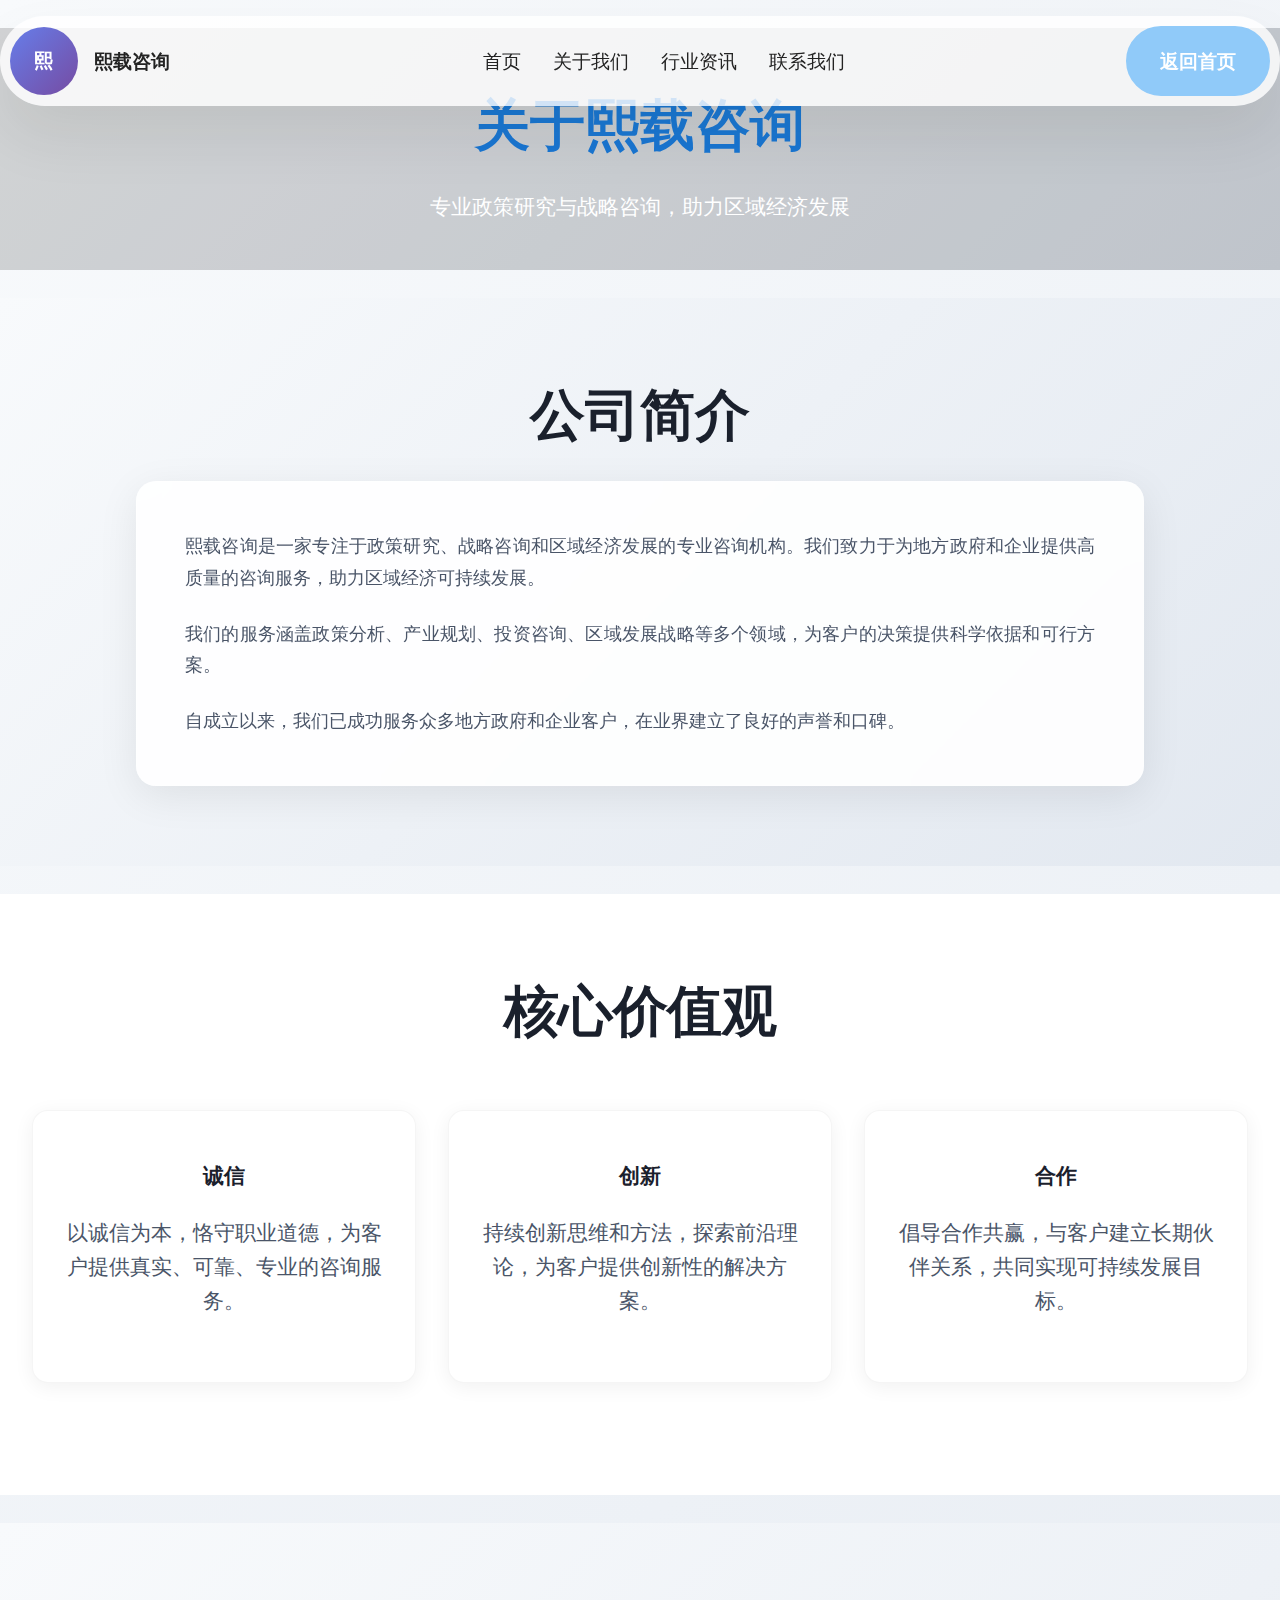
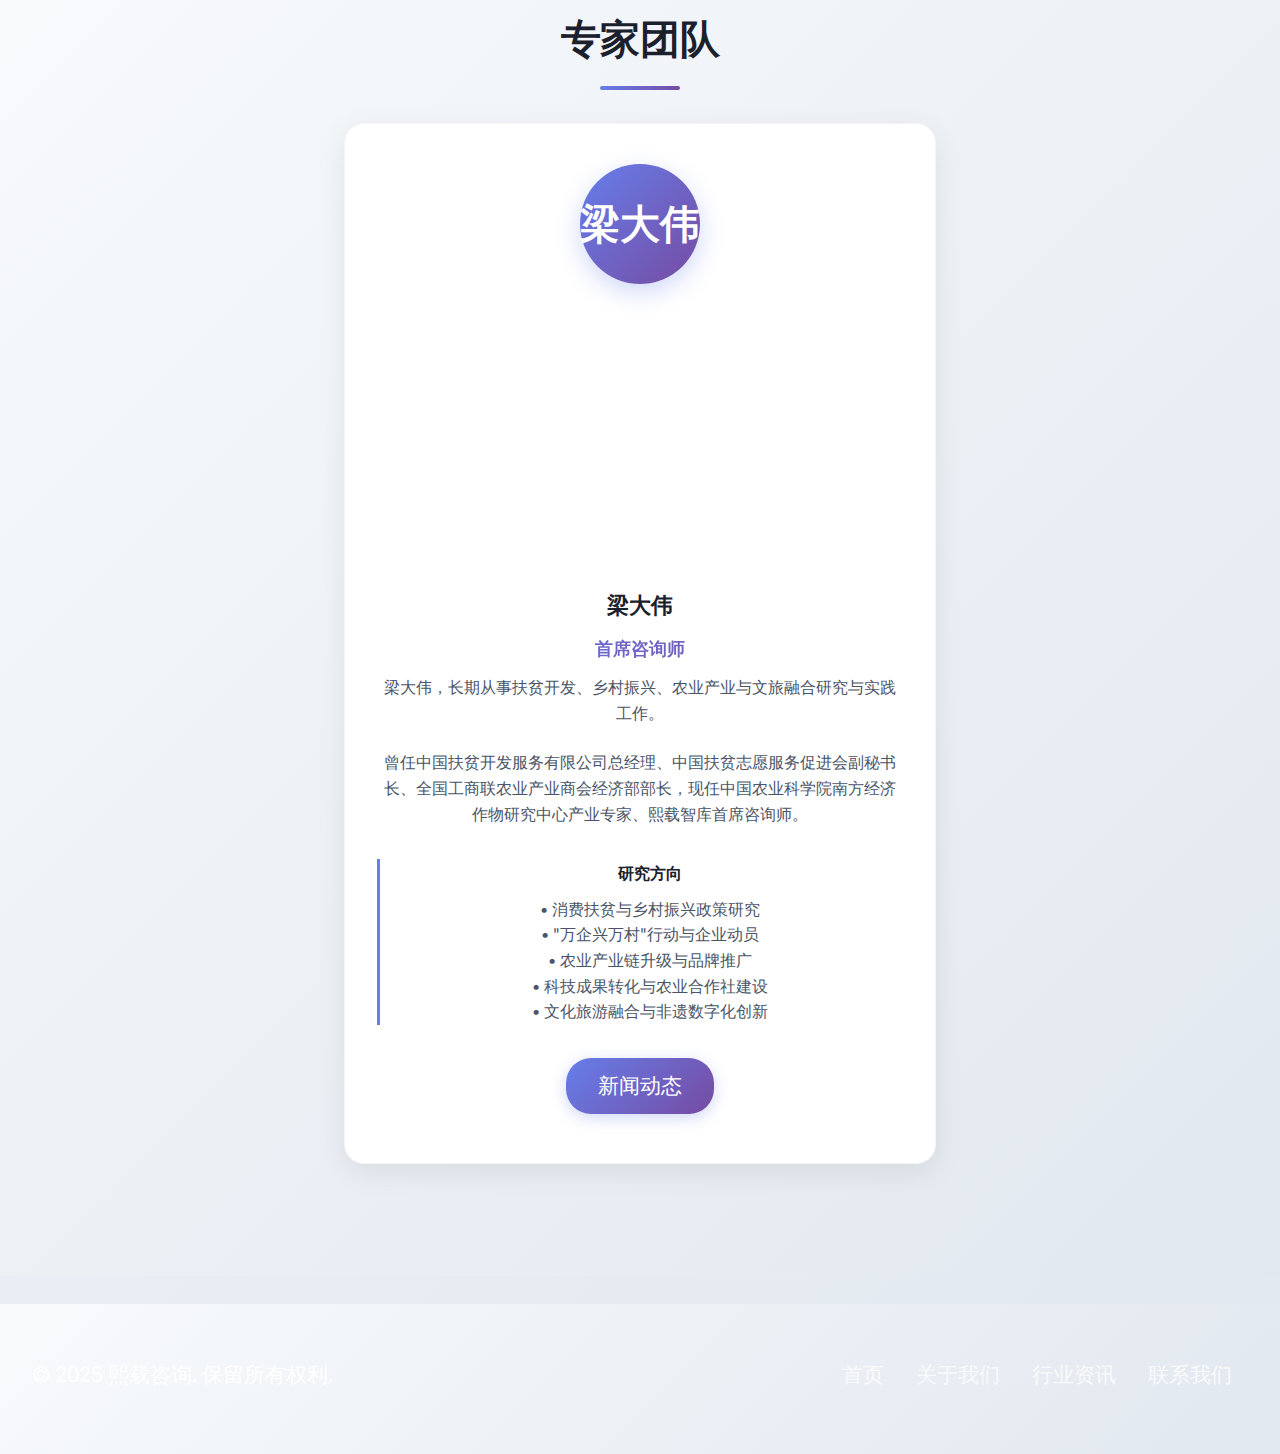
<file: about/index.html>
<!DOCTYPE html>
<html>
<head>
  <meta charset="UTF-8">
  <meta http-equiv="X-UA-Compatible" content="IE=edge">
  <meta name="viewport" content="width=device-width, initial-scale=1, minimum-scale=1">
  <link rel="shortcut icon" href="../assets/images/photo-1704022810195-de7199db478c.jpeg" type="image/x-icon">
  <meta name="description" content="熙载咨询 - 专注于政策研究、战略咨询和区域经济发展的专业咨询机构">
  <title>关于我们 - 熙载咨询</title>
  <link rel="stylesheet" href="../assets/web/assets/mobirise-icons2/mobirise2.css">
  <link rel="stylesheet" href="../assets/bootstrap/css/bootstrap.min.css">
  <link rel="stylesheet" href="../assets/bootstrap/css/bootstrap-grid.min.css">
  <link rel="stylesheet" href="../assets/bootstrap/css/bootstrap-reboot.min.css">
  <link rel="stylesheet" href="../assets/parallax/jarallax.css">
  <link rel="stylesheet" href="../assets/dropdown/css/style.css">
  <link rel="stylesheet" href="../assets/socicon/css/styles.css">
  <link rel="stylesheet" href="../assets/theme/css/style.css">
  <link rel="stylesheet" href="../assets/theme/css/scroll-fix.css">
  <link rel="preload" href="https://fonts.googleapis.com/css2?family=Inter+Tight:wght@400;700&display=swap&display=swap" as="style" onload="this.onload=null;this.rel='stylesheet'">
  <noscript><link rel="stylesheet" href="https://fonts.googleapis.com/css2?family=Inter+Tight:wght@400;700&display=swap&display=swap"></noscript>
  <link rel="preload" as="style" href="../assets/mobirise/css/mbr-additional.css?v=Z0vp81"><link rel="stylesheet" href="../assets/mobirise/css/mbr-additional.css?v=Z0vp81" type="text/css">
  
  <!-- 图片错误处理样式 -->
  <style>
    .img-error {
      background: linear-gradient(135deg, #667eea 0%, #764ba2 100%);
      display: flex;
      align-items: center;
      justify-content: center;
      color: white;
      font-size: 14px;
      text-align: center;
      padding: 20px;
      border-radius: 8px;
    }
    
    .img-loading {
      background: #f8f9fa;
      display: flex;
      align-items: center;
      justify-content: center;
      color: #6c757d;
      font-size: 14px;
    }
    
    .img-placeholder {
      background: #e9ecef;
      border: 2px dashed #dee2e6;
      display: flex;
      align-items: center;
      justify-content: center;
      color: #6c757d;
      font-size: 12px;
      text-align: center;
      padding: 10px;
    }
    
    /* 专家团队美化样式 - 更优雅的设计 */
    .people03 {
      background: linear-gradient(135deg, #f8fafc 0%, #e2e8f0 100%) !important;
      padding: 5rem 0 !important;
    }
    
    .people03 .mbr-section-title {
      color: #1a202c !important;
      font-weight: 700 !important;
      font-size: 2.5rem !important;
      text-align: center !important;
      margin-bottom: 3rem !important;
      position: relative !important;
      letter-spacing: -0.01em !important;
    }
    
    .people03 .mbr-section-title::after {
      content: '' !important;
      position: absolute !important;
      bottom: -15px !important;
      left: 50% !important;
      transform: translateX(-50%) !important;
      width: 80px !important;
      height: 4px !important;
      background: linear-gradient(135deg, #667eea, #764ba2) !important;
      border-radius: 2px !important;
    }
    
    .people03 .item-wrapper {
      background: white !important;
      border-radius: 20px !important;
      padding: 2.5rem 2rem !important;
      box-shadow: 0 8px 30px rgba(0, 0, 0, 0.08) !important;
      transition: all 0.4s cubic-bezier(0.4, 0, 0.2, 1) !important;
      border: 1px solid rgba(0, 0, 0, 0.04) !important;
      height: 100% !important;
      position: relative !important;
      overflow: hidden !important;
    }
    
    .people03 .item-wrapper::before {
      content: '' !important;
      position: absolute !important;
      top: 0 !important;
      left: 0 !important;
      right: 0 !important;
      height: 4px !important;
      background: linear-gradient(135deg, #667eea, #764ba2) !important;
      transform: scaleX(0) !important;
      transition: transform 0.4s ease !important;
    }
    
    .people03 .item-wrapper:hover {
      transform: translateY(-10px) !important;
      box-shadow: 0 25px 60px rgba(0, 0, 0, 0.15) !important;
      border-color: rgba(102, 126, 234, 0.2) !important;
    }
    
    .people03 .item-wrapper:hover::before {
      transform: scaleX(1) !important;
    }
    
    .people03 .item-img div {
      width: 120px !important;
      height: 120px !important;
      border-radius: 50% !important;
      margin: 0 auto 1.5rem !important;
      display: flex !important;
      align-items: center !important;
      justify-content: center !important;
      font-size: 2.5rem !important;
      font-weight: bold !important;
      color: white !important;
      box-shadow: 0 8px 25px rgba(102, 126, 234, 0.3) !important;
      transition: all 0.3s ease !important;
    }
    
    .people03 .item-wrapper:hover .item-img div {
      transform: scale(1.1) !important;
      box-shadow: 0 12px 35px rgba(102, 126, 234, 0.4) !important;
    }
    
    .people03 .item-content {
      text-align: center !important;
    }
    
    .people03 .item-title {
      color: #1a202c !important;
      font-weight: 700 !important;
      font-size: 1.4rem !important;
      margin-bottom: 0.5rem !important;
      letter-spacing: -0.01em !important;
    }
    
    .people03 .item-subtitle {
      background: linear-gradient(135deg, #667eea, #764ba2) !important;
      -webkit-background-clip: text !important;
      -webkit-text-fill-color: transparent !important;
      background-clip: text !important;
      font-weight: 600 !important;
      font-size: 1.1rem !important;
      margin-bottom: 1rem !important;
    }
    
    .people03 .mbr-text {
      color: #4a5568 !important;
      line-height: 1.6 !important;
      margin-bottom: 1.5rem !important;
      font-size: 1rem !important;
    }
    
    .people03 .research-areas {
      border-left: 3px solid #667eea !important;
      padding-left: 1rem !important;
      margin-bottom: 1.5rem !important;
      transition: all 0.3s ease !important;
    }
    
    .people03 .item-wrapper:hover .research-areas {
      border-left-color: #764ba2 !important;
      padding-left: 1.2rem !important;
    }
    
    .people03 .research-areas h6 {
      color: #1a202c !important;
      font-weight: 600 !important;
      margin-bottom: 0.5rem !important;
      font-size: 1rem !important;
    }
    
    .people03 .research-areas p {
      color: #718096 !important;
      font-size: 0.9rem !important;
      line-height: 1.5 !important;
      margin: 0 !important;
    }
    
    .people03 .mbr-section-btn .btn {
      background: linear-gradient(135deg, #667eea, #764ba2) !important;
      border: none !important;
      color: white !important;
      padding: 0.8rem 2rem !important;
      border-radius: 25px !important;
      font-weight: 500 !important;
      transition: all 0.3s ease !important;
      box-shadow: 0 4px 15px rgba(102, 126, 234, 0.3) !important;
    }
    
    .people03 .mbr-section-btn .btn:hover {
      transform: translateY(-2px) !important;
      box-shadow: 0 8px 25px rgba(102, 126, 234, 0.4) !important;
      background: linear-gradient(135deg, #5a6fd8, #6a4190) !important;
    }
    
    /* 公司简介美化样式 */
    .company-intro {
      background: rgba(255, 255, 255, 0.9) !important;
      backdrop-filter: blur(10px) !important;
      border-radius: 20px !important;
      padding: 3rem !important;
      box-shadow: 0 10px 40px rgba(0, 0, 0, 0.08) !important;
      border: 1px solid rgba(255, 255, 255, 0.2) !important;
      transition: all 0.3s ease !important;
    }
    
    .company-intro:hover {
      transform: translateY(-5px) !important;
      box-shadow: 0 20px 60px rgba(0, 0, 0, 0.12) !important;
    }
    
    .company-intro .mbr-text {
      color: #4a5568 !important;
      line-height: 1.8 !important;
      font-size: 1.1rem !important;
      text-align: justify !important;
      margin-bottom: 1.5rem !important;
    }
    
    .company-intro .mbr-text:last-child {
      margin-bottom: 0 !important;
    }
    
    /* 核心价值观美化样式 */
    .features5 {
      background: white !important;
      padding: 5rem 0 !important;
    }
    
    .features5 .mbr-section-title {
      color: #1a202c !important;
      font-weight: 700 !important;
      letter-spacing: -0.01em !important;
      margin-bottom: 1rem !important;
    }
    
    .features5 .item-wrapper {
      background: white !important;
      border-radius: 16px !important;
      padding: 2.5rem 2rem !important;
      box-shadow: 0 4px 20px rgba(0, 0, 0, 0.06) !important;
      transition: all 0.3s cubic-bezier(0.4, 0, 0.2, 1) !important;
      border: 1px solid rgba(0, 0, 0, 0.04) !important;
      height: 100% !important;
    }
    
    .features5 .item-wrapper:hover {
      transform: translateY(-8px) !important;
      box-shadow: 0 20px 40px rgba(0, 0, 0, 0.12) !important;
      border-color: rgba(102, 126, 234, 0.2) !important;
    }
    
    .features5 .card-title {
      color: #1a202c !important;
      font-weight: 600 !important;
      margin-bottom: 1rem !important;
      font-size: 1.3rem !important;
    }
    
    .features5 .card-text {
      color: #4a5568 !important;
      line-height: 1.6 !important;
      margin-bottom: 1.5rem !important;
    }
    
    /* 响应式优化 */
    @media (max-width: 991px) {
      .people03 .item-wrapper {
        margin-bottom: 2rem !important;
      }
      
      .company-intro {
        padding: 2rem !important;
      }
    }
    
    @media (max-width: 576px) {
      .people03 .mbr-section-title {
        font-size: 2rem !important;
      }
      
      .people03 .item-wrapper {
        padding: 2rem 1.5rem !important;
      }
      
      .company-intro {
        padding: 1.5rem !important;
      }
    }
     
           /* 统一页面背景颜色 */
      body {
        background: linear-gradient(135deg, #f8fafc 0%, #e2e8f0 100%) !important;
        color: #1a202c !important;
      }
      
      /* 统一section背景 - 包括标题区域 */
      section,
      .mbr-fullscreen,
      .header18 {
        background: linear-gradient(135deg, #f8fafc 0%, #e2e8f0 100%) !important;
      }
      
      /* 标题区域特殊处理 */
      .mbr-overlay {
        background: rgba(0, 0, 0, 0.3) !important;
      }
      
      /* 解决固定导航栏遮挡内容的问题 */
      .navbar-fixed-top {
        z-index: 1030 !important;
      }
      
      /* 为全屏section添加适当的上边距，避免遮挡 - 使用更强的选择器 */
      section.mbr-fullscreen,
      .mbr-fullscreen,
      section[class*="mbr-fullscreen"] {
        padding-top: 88px !important;
        margin-top: 0 !important;
      }
     
     /* 为其他section添加适当的上边距，确保与页面色彩协调 */
     section:not(.mbr-fullscreen) {
       margin-top: 28px !important;
     }
     
     /* 确保导航栏下方的内容不被遮挡，保持色彩连续性 */
     .navbar + section {
       margin-top: 0 !important;
     }
     
     /* 优化页面整体布局协调性 */
     body {
       overflow-x: hidden;
     }
     
     /* 确保section之间的过渡更加平滑 */
     section {
       position: relative;
     }
     
     /* 优化第一个section的顶部间距，避免突兀感 */
     section:first-of-type {
       margin-top: 0 !important;
     }
     
     /* 强制覆盖任何可能的padding-top冲突 */
     section.mbr-fullscreen[style*="padding-top"] {
       padding-top: 88px !important;
     }
     
     /* 确保第一个section有足够的顶部空间 */
     section:first-of-type {
       padding-top: 88px !important;
     }
  </style>
  
  <!-- 引入图片处理模块 -->
  
</head>
<body>

<!-- 导航栏 -->
<section data-bs-version="5.1" class="menu menu2 cid-uUmwyFEhfq" once="menu" id="menu-5-uUmwyFEhfq">
  <nav class="navbar navbar-dropdown navbar-fixed-top navbar-expand-lg">
    <div class="container">
      <div class="navbar-brand">
        <span class="navbar-logo">
          <a href="../index.html">
            <div style="height: 4.3rem; width: 4.3rem; background: linear-gradient(135deg, #667eea, #764ba2); border-radius: 50%; display: flex; align-items: center; justify-content: center; color: white; font-weight: bold; font-size: 1.2rem;">熙</div>
          </a>
        </span>
        <span class="navbar-caption-wrap"><a class="navbar-caption text-black display-4" href="../index.html">熙载咨询</a></span>
      </div>
      <button class="navbar-toggler" type="button" data-toggle="collapse" data-bs-toggle="collapse" data-target="#navbarSupportedContent" data-bs-target="#navbarSupportedContent" aria-controls="navbarNavAltMarkup" aria-expanded="false" aria-label="Toggle navigation">
        <div class="hamburger">
          <span></span>
          <span></span>
          <span></span>
          <span></span>
        </div>
      </button>
      <div class="collapse navbar-collapse" id="navbarSupportedContent">
        <ul class="navbar-nav nav-dropdown" data-app-modern-menu="true">
          <li class="nav-item">
            <a class="nav-link link text-black display-4" href="../index.html">首页</a>
          </li>
          <li class="nav-item">
            <a class="nav-link link text-black display-4" href="index.html">关于我们</a>
          </li>
          <li class="nav-item">
            <a class="nav-link link text-black display-4" href="../news/index.html">行业资讯</a>
          </li>
          <li class="nav-item">
            <a class="nav-link link text-black display-4" href="../contact/index.html">联系我们</a>
          </li>
        </ul>
        <div class="navbar-buttons mbr-section-btn">
          <a class="btn btn-primary display-4" href="../index.html">返回首页</a>
        </div>
      </div>
    </div>
  </nav>
</section>

<!-- 页面标题 -->
<section data-bs-version="5.1" class="header18 cid-uUmwyFE9FU" id="hero-16-uUmwyFE9FU" style="padding-top: 88px !important;">
  <div class="mbr-overlay" style="opacity: 0.5; background-color: rgb(0, 0, 0);"></div>
  <div class="container-fluid">
    <div class="row">
      <div class="content-wrap col-12 col-md-12" style="margin-top: -44px;">
        <h1 class="mbr-section-title mbr-fonts-style mbr-white mb-4 display-2">
          <strong>关于熙载咨询</strong>
        </h1>
        <p class="mbr-fonts-style mbr-text mbr-white mb-4 display-7">专业政策研究与战略咨询，助力区域经济发展</p>
      </div>
    </div>
  </div>
</section>

<!-- 公司简介 -->
<section data-bs-version="5.1" class="article07 cid-uUmwyFFFfX" id="about-us-7-uUmwyFFFfX">
  <div class="container">
    <div class="row justify-content-center">
      <div class="col-md-12 col-lg-10">
        <h3 class="mbr-section-title mbr-fonts-style align-center mb-4 display-2">
          <strong>公司简介</strong>
        </h3>
        <div class="company-intro">
          <p class="mbr-text mbr-fonts-style display-7">熙载咨询是一家专注于政策研究、战略咨询和区域经济发展的专业咨询机构。我们致力于为地方政府和企业提供高质量的咨询服务，助力区域经济可持续发展。</p>
          <p class="mbr-text mbr-fonts-style display-7">我们的服务涵盖政策分析、产业规划、投资咨询、区域发展战略等多个领域，为客户的决策提供科学依据和可行方案。</p>
          <p class="mbr-text mbr-fonts-style display-7">自成立以来，我们已成功服务众多地方政府和企业客户，在业界建立了良好的声誉和口碑。</p>
        </div>
      </div>
    </div>
  </div>
</section>

<!-- 核心价值观 -->
<section data-bs-version="5.1" class="features5 cid-uUmwyFFG6k" id="features-22-uUmwyFFG6k">
  <div class="container">
    <div class="row mb-5 justify-content-center">
      <div class="col-12 content-head">
        <h3 class="mbr-section-title mbr-fonts-style align-center mb-0 display-2">
          <strong>核心价值观</strong>
        </h3>
      </div>
    </div>
    <div class="row">
      <div class="item features-without-image col-12 col-md-6 col-lg-4 item-mb">
        <div class="item-wrapper">
          <div class="card-box align-left">
            <h5 class="card-title mbr-fonts-style display-5">
              <strong>诚信</strong>
            </h5>
            <p class="card-text mbr-fonts-style display-7">以诚信为本，恪守职业道德，为客户提供真实、可靠、专业的咨询服务。</p>
          </div>
        </div>
      </div>
      <div class="item features-without-image col-12 col-md-6 col-lg-4 item-mb">
        <div class="item-wrapper">
          <div class="card-box align-left">
            <h5 class="card-title mbr-fonts-style display-5">
              <strong>创新</strong>
            </h5>
            <p class="card-text mbr-fonts-style display-7">持续创新思维和方法，探索前沿理论，为客户提供创新性的解决方案。</p>
          </div>
        </div>
      </div>
      <div class="item features-without-image col-12 col-md-6 col-lg-4 item-mb">
        <div class="item-wrapper">
          <div class="card-box align-left">
            <h5 class="card-title mbr-fonts-style display-5">
              <strong>合作</strong>
            </h5>
            <p class="card-text mbr-fonts-style display-7">倡导合作共赢，与客户建立长期伙伴关系，共同实现可持续发展目标。</p>
          </div>
        </div>
      </div>
    </div>
  </div>
</section>

<!-- 专家介绍 -->
<section data-bs-version="5.1" class="people03 cid-uUmwyFMn7Y" id="team-1-uUmwyFMn7Y">
  <div class="container-fluid">
    <div class="row justify-content-center">
      <div class="col-12 content-head">
        <div class="mbr-section-head mb-5">
          <h4 class="mbr-section-title mbr-fonts-style align-center mb-0 display-2">
            <strong>专家团队</strong>
          </h4>
        </div>
      </div>
    </div>
    <div class="row justify-content-center">
      <div class="item features-image col-12 col-md-8 col-lg-6">
        <div class="item-wrapper">
          <div class="item-img mb-3">
            <div style="width: 100%; height: 300px; background: linear-gradient(135deg, #667eea, #764ba2); border-radius: 15px; display: flex; align-items: center; justify-content: center; color: white; font-size: 3rem; font-weight: bold;">梁大伟</div>
          </div>
          <div class="item-content align-center">
            <h5 class="item-title mbr-fonts-style display-5">
              <strong>梁大伟</strong>
            </h5>
            <h6 class="item-subtitle mbr-fonts-style mb-3 display-7">首席咨询师</h6>
            <p class="mbr-text mbr-fonts-style display-7">梁大伟，长期从事扶贫开发、乡村振兴、农业产业与文旅融合研究与实践工作。</p>
            <p class="mbr-text mbr-fonts-style display-7">曾任中国扶贫开发服务有限公司总经理、中国扶贫志愿服务促进会副秘书长、全国工商联农业产业商会经济部部长，现任中国农业科学院南方经济作物研究中心产业专家、熙载智库首席咨询师。</p>
            
            <div class="research-areas mt-4 mb-4">
              <h6 class="mbr-fonts-style display-7 mb-3"><strong>研究方向</strong></h6>
              <ul class="mbr-text mbr-fonts-style display-7 text-left" style="list-style: none; padding-left: 0;">
                <li>• 消费扶贫与乡村振兴政策研究</li>
                <li>• "万企兴万村"行动与企业动员</li>
                <li>• 农业产业链升级与品牌推广</li>
                <li>• 科技成果转化与农业合作社建设</li>
                <li>• 文化旅游融合与非遗数字化创新</li>
              </ul>
            </div>
            
            <div class="mbr-section-btn mt-4">
              <a href="timeline.html" class="btn btn-primary display-7">新闻动态</a>
            </div>
          </div>
        </div>
      </div>
    </div>
  </div>
</section>

<!-- 页脚 -->
<section data-bs-version="5.1" class="footer2 cid-uUmwyFOYro" once="footers" id="footer-5-uUmwyFOYro">
  <div class="container">
    <div class="row">
      <div class="col-12 col-lg-6 center mt-2 mb-3">
        <p class="mbr-fonts-style copyright mb-0 display-7">© 2025 熙载咨询. 保留所有权利.</p>
      </div>
      <div class="col-12 col-lg-6 center">
        <div class="row-links mt-2 mb-3">
          <ul class="row-links-soc">
            <li class="row-links-soc-item mbr-fonts-style display-7">
              <a href="../index.html" class="text-white">首页</a>
            </li>
            <li class="row-links-soc-item mbr-fonts-style display-7">
              <a href="index.html" class="text-white">关于我们</a>
            </li>
            <li class="row-links-soc-item mbr-fonts-style display-7">
              <a href="../news/index.html" class="text-white">行业资讯</a>
            </li>
            <li class="row-links-soc-item mbr-fonts-style display-7">
              <a href="../contact/index.html" class="text-white">联系我们</a>
            </li>
          </ul>
        </div>
      </div>
    </div>
  </div>
</section>

<script src="../assets/bootstrap/js/bootstrap.bundle.min.js"></script>
<script src="../assets/parallax/jarallax.js"></script>
<script src="../assets/smoothscroll/smooth-scroll.js"></script>
<script src="../assets/ytplayer/index.js"></script>
<script src="../assets/dropdown/js/navbar-dropdown.js"></script>
<script src="../assets/vimeoplayer/player.js"></script>
<script src="../assets/scrollgallery/scroll-gallery.js"></script>
<script src="../assets/embla/embla.min.js"></script>
<script src="../assets/embla/script.js"></script>
<script src="../assets/theme/js/script.js"></script>
<script src="../assets/formoid/formoid.min.js"></script>
<script src="../assets/theme/js/scroll-fix.js"></script>
<script src="../assets/theme/js/video-fix.js"></script>

</body>
</html>
</file>
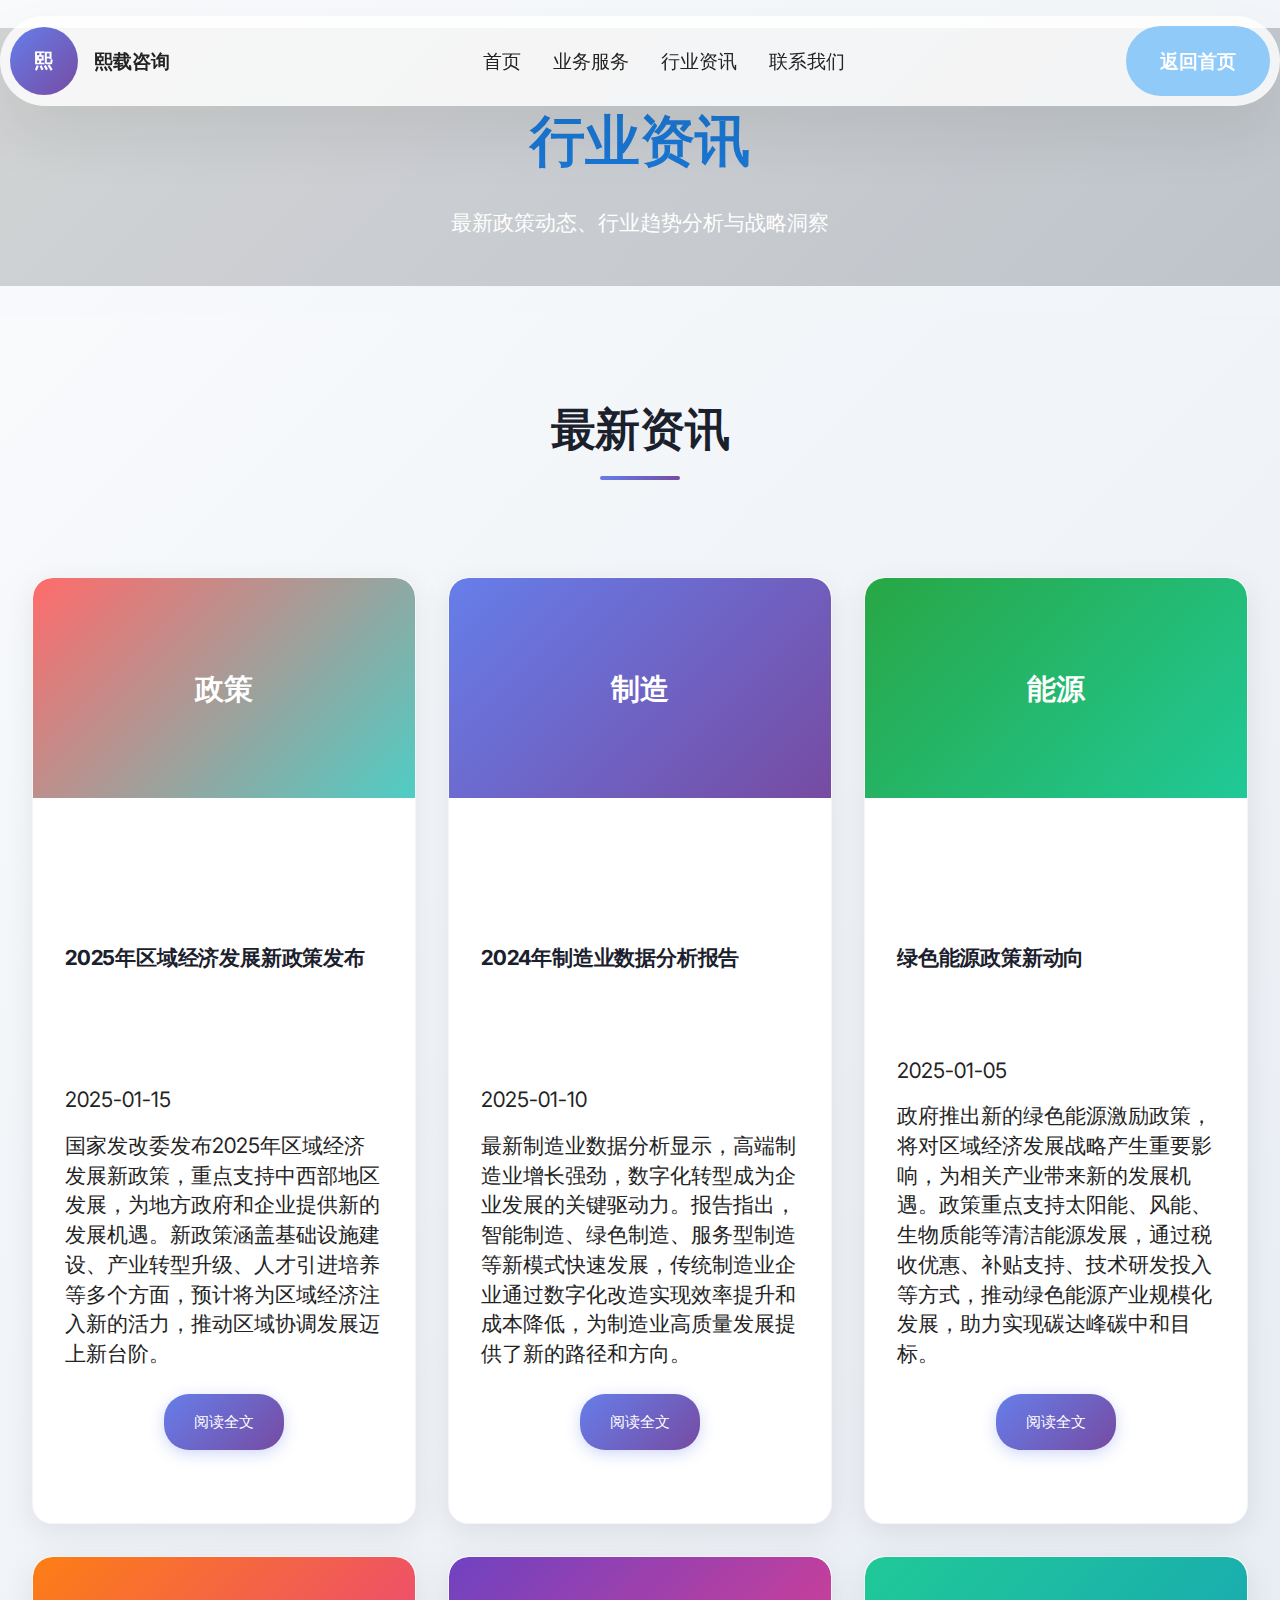
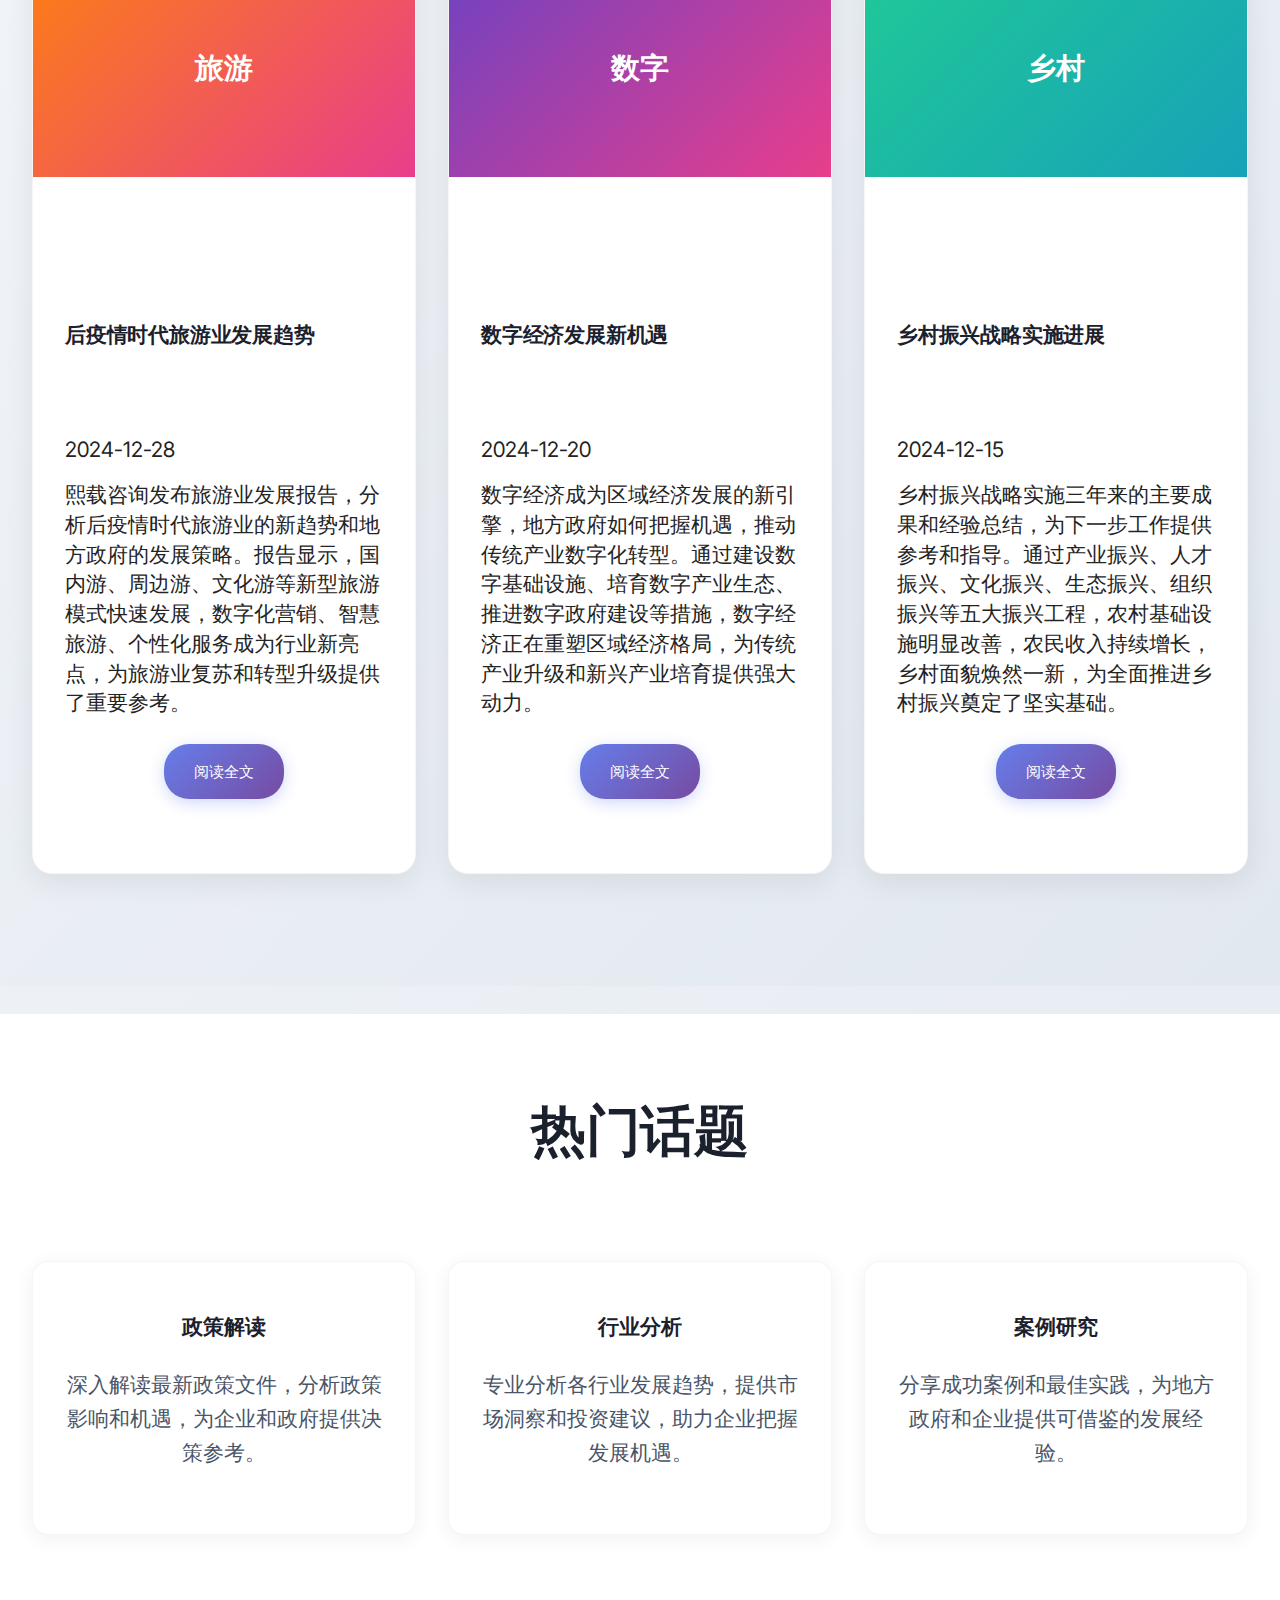
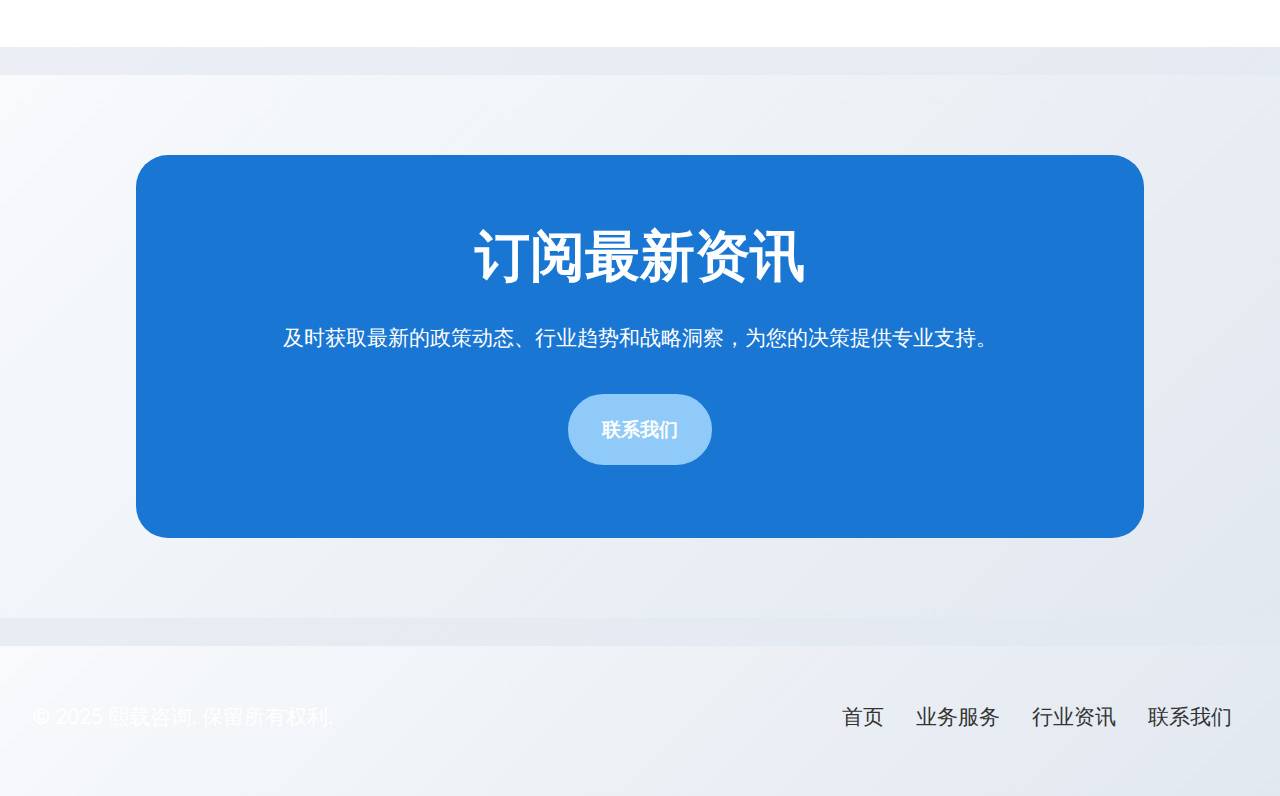
<file: news/index.html>
<!DOCTYPE html>
<html>
<head>
  <meta charset="UTF-8">
  <meta http-equiv="X-UA-Compatible" content="IE=edge">
  <meta name="viewport" content="width=device-width, initial-scale=1, minimum-scale=1">
  
  <!-- SEO优化 -->
  <meta name="description" content="熙载咨询 - 行业洞察与政策分析，为您提供最新的政策解读和行业趋势分析">
  <meta name="keywords" content="行业资讯,政策解读,市场分析,行业洞察,政策动向,市场机遇">
  <meta name="author" content="熙载咨询">
  <meta name="robots" content="index, follow">
  
  <!-- 社交媒体优化 -->
  <meta property="og:title" content="行业洞察 - 熙载咨询">
  <meta property="og:description" content="为您提供最新的政策解读和行业趋势分析">
  <meta property="og:type" content="website">
  <meta property="og:url" content="https://xizai-consulting.com/news">
  
  <!-- 性能优化 -->
  <link rel="dns-prefetch" href="//fonts.googleapis.com">
  <link rel="preconnect" href="https://fonts.googleapis.com">
  <link rel="preconnect" href="https://fonts.gstatic.com" crossorigin>
  
  <!-- 图标和标题 -->
  <link rel="shortcut icon" href="../assets/images/photo-1704022810195-de7199db478c.jpeg" type="image/x-icon">
  <title>行业洞察 - 熙载咨询</title>
  <link rel="stylesheet" href="../assets/web/assets/mobirise-icons2/mobirise2.css">
  <link rel="stylesheet" href="../assets/bootstrap/css/bootstrap.min.css">
  <link rel="stylesheet" href="../assets/bootstrap/css/bootstrap-grid.min.css">
  <link rel="stylesheet" href="../assets/bootstrap/css/bootstrap-reboot.min.css">
  <link rel="stylesheet" href="../assets/parallax/jarallax.css">
  <link rel="stylesheet" href="../assets/dropdown/css/style.css">
  <link rel="stylesheet" href="../assets/socicon/css/styles.css">
  <link rel="stylesheet" href="../assets/theme/css/style.css">
  <link rel="stylesheet" href="../assets/theme/css/scroll-fix.css">
  <link rel="preload" href="https://fonts.googleapis.com/css2?family=Inter+Tight:wght@400;700&display=swap&display=swap" as="style" onload="this.onload=null;this.rel='stylesheet'">
  <noscript><link rel="stylesheet" href="https://fonts.googleapis.com/css2?family=Inter+Tight:wght@400;700&display=swap&display=swap"></noscript>
  <link rel="preload" as="style" href="../assets/mobirise/css/mbr-additional.css?v=Z0vp81"><link rel="stylesheet" href="../assets/mobirise/css/mbr-additional.css?v=Z0vp81" type="text/css">
  
  <!-- 图片错误处理样式 -->
  <style>
    .img-error {
      background: linear-gradient(135deg, #667eea 0%, #764ba2 100%);
      display: flex;
      align-items: center;
      justify-content: center;
      color: white;
      font-size: 14px;
      text-align: center;
      padding: 20px;
      border-radius: 8px;
    }
    
    .img-loading {
      background: #f8f9fa;
      display: flex;
      align-items: center;
      justify-content: center;
      color: #6c757d;
      font-size: 14px;
    }
    
    .img-placeholder {
      background: #e9ecef;
      border: 2px dashed #dee2e6;
      display: flex;
      align-items: center;
      justify-content: center;
      color: #6c757d;
      font-size: 12px;
      text-align: center;
      padding: 10px;
    }
    
    /* 统一页面背景颜色 */
    body {
      background: linear-gradient(135deg, #f8fafc 0%, #e2e8f0 100%) !important;
      color: #1a202c !important;
    }
    
    /* 统一section背景 - 包括标题区域 */
    section,
    .mbr-fullscreen,
    .header18 {
      background: linear-gradient(135deg, #f8fafc 0%, #e2e8f0 100%) !important;
    }
    
    /* 标题区域特殊处理 */
    .mbr-overlay {
      background: rgba(0, 0, 0, 0.3) !important;
    }
    
    /* 移动端优化 */
    @media (max-width: 768px) {
      /* 移动端导航栏优化 */
      .navbar {
        padding: 0.5rem 0 !important;
        background: rgba(255, 255, 255, 0.98) !important;
      }
      
      .navbar-brand {
        gap: 0.8rem !important;
      }
      
      .navbar-caption {
        font-size: 1.3rem !important;
      }
      
      /* 移动端标题优化 */
      .mbr-section-title {
        font-size: 2rem !important;
        line-height: 1.3 !important;
        margin-bottom: 1rem !important;
      }
      
      .mbr-text {
        font-size: 1rem !important;
        line-height: 1.6 !important;
      }
      
      /* 移动端按钮优化 */
      .mbr-section-btn {
        text-align: center !important;
      }
      
      .mbr-section-btn .btn {
        width: 100% !important;
        max-width: 280px !important;
        margin: 0.5rem auto !important;
        padding: 0.8rem 1.5rem !important;
        font-size: 1rem !important;
      }
      
      /* 移动端卡片优化 */
      .item-wrapper {
        margin-bottom: 1.5rem !important;
        padding: 1.5rem 1rem !important;
      }
      
      /* 移动端间距优化 */
      .mbr-fullscreen {
        padding: 2rem 1rem !important;
        min-height: 100vh !important;
      }
      
      section {
        padding: 3rem 1rem !important;
      }
    }
    
    /* 超小屏幕优化 */
    @media (max-width: 480px) {
      .navbar-caption {
        font-size: 1.1rem !important;
      }
      
      .mbr-section-title {
        font-size: 1.8rem !important;
      }
      
      .mbr-text {
        font-size: 0.95rem !important;
      }
      
      .item-wrapper {
        padding: 1rem 0.8rem !important;
      }
    }
    
    /* 新闻页面美化样式 - 更优雅的设计 */
    .features03 {
      background: linear-gradient(135deg, #f8fafc 0%, #e2e8f0 100%) !important;
      padding: 5rem 0 !important;
    }
    
    .features03 .mbr-section-head {
      text-align: center !important;
      margin-bottom: 4rem !important;
    }
    
    .features03 .mbr-section-title {
      color: #1a202c !important;
      font-weight: 700 !important;
      font-size: 2.8rem !important;
      margin-bottom: 1.5rem !important;
      letter-spacing: -0.01em !important;
      position: relative !important;
    }
    
    .features03 .mbr-section-title::after {
      content: '' !important;
      position: absolute !important;
      bottom: -15px !important;
      left: 50% !important;
      transform: translateX(-50%) !important;
      width: 80px !important;
      height: 4px !important;
      background: linear-gradient(135deg, #667eea, #764ba2) !important;
      border-radius: 2px !important;
    }
    
    .features03 .item-wrapper {
      background: white !important;
      border-radius: 20px !important;
      overflow: hidden !important;
      box-shadow: 0 8px 30px rgba(0, 0, 0, 0.08) !important;
      transition: all 0.4s cubic-bezier(0.4, 0, 0.2, 1) !important;
      border: 1px solid rgba(0, 0, 0, 0.04) !important;
      height: 100% !important;
      position: relative !important;
    }
    
    .features03 .item-wrapper::before {
      content: '' !important;
      position: absolute !important;
      top: 0 !important;
      left: 0 !important;
      right: 0 !important;
      height: 3px !important;
      background: linear-gradient(135deg, #667eea, #764ba2) !important;
      transform: scaleX(0) !important;
      transition: transform 0.4s ease !important;
      z-index: 2 !important;
    }
    
    .features03 .item-wrapper:hover {
      transform: translateY(-12px) !important;
      box-shadow: 0 25px 60px rgba(0, 0, 0, 0.15) !important;
      border-color: rgba(102, 126, 234, 0.2) !important;
    }
    
    .features03 .item-wrapper:hover::before {
      transform: scaleX(1) !important;
    }
    
    .features03 .item-img {
      position: relative !important;
      overflow: hidden !important;
      margin-bottom: 0 !important;
    }
    
    .features03 .item-img div {
      width: 100% !important;
      height: 220px !important;
      border-radius: 20px 20px 0 0 !important;
      display: flex !important;
      align-items: center !important;
      justify-content: center !important;
      color: white !important;
      font-size: 1.8rem !important;
      font-weight: bold !important;
      transition: all 0.4s ease !important;
      position: relative !important;
      margin: 0 !important;
    }
    
    .features03 .item-img div::before {
      content: '' !important;
      position: absolute !important;
      top: 0 !important;
      left: 0 !important;
      right: 0 !important;
      bottom: 0 !important;
      background: linear-gradient(45deg, rgba(255,255,255,0.1) 0%, rgba(255,255,255,0) 100%) !important;
      opacity: 0 !important;
      transition: opacity 0.4s ease !important;
    }
    
    .features03 .item-wrapper:hover .item-img div {
      transform: scale(1.05) !important;
    }
    
    .features03 .item-wrapper:hover .item-img div::before {
      opacity: 1 !important;
    }
    
    .features03 .item-content {
      padding: 2rem !important;
      display: flex !important;
      flex-direction: column !important;
      height: calc(100% - 220px) !important;
      background: #ffffff !important;
    }
    
    .features03 .item-title {
      color: #1a202c !important;
      font-weight: 700 !important;
      font-size: 1.3rem !important;
      margin-bottom: 1rem !important;
      line-height: 1.4 !important;
      letter-spacing: -0.01em !important;
      flex-grow: 1 !important;
    }
    
    .features03 .item-text {
      color: #4a5568 !important;
      line-height: 1.6 !important;
      margin-bottom: 1.5rem !important;
      font-size: 1rem !important;
      flex-grow: 1 !important;
    }
    
    .features03 .item-footer {
      margin-top: auto !important;
      text-align: center !important;
      padding: 0 2rem 2rem 2rem !important;
    }
    
    .features03 .item-btn {
      background: linear-gradient(135deg, #667eea, #764ba2) !important;
      border: none !important;
      color: white !important;
      padding: 0.8rem 1.8rem !important;
      border-radius: 25px !important;
      font-weight: 500 !important;
      font-size: 0.95rem !important;
      transition: all 0.3s ease !important;
      box-shadow: 0 4px 15px rgba(102, 126, 234, 0.3) !important;
      text-decoration: none !important;
      display: inline-block !important;
      min-width: 120px !important;
    }
    
    .features03 .item-btn:hover {
      transform: translateY(-2px) !important;
      box-shadow: 0 8px 25px rgba(102, 126, 234, 0.4) !important;
      background: linear-gradient(135deg, #5a6fd8, #6a4190) !important;
      color: white !important;
      text-decoration: none !important;
    }
    
    /* 热门话题美化样式 */
    .features5 {
      background: white !important;
      padding: 5rem 0 !important;
    }
    
    .features5 .mbr-section-title {
      color: #1a202c !important;
      font-weight: 700 !important;
      letter-spacing: -0.01em !important;
      margin-bottom: 3rem !important;
    }
    
    .features5 .item-wrapper {
      background: white !important;
      border-radius: 16px !important;
      padding: 2.5rem 2rem !important;
      box-shadow: 0 4px 20px rgba(0, 0, 0, 0.06) !important;
      transition: all 0.3s cubic-bezier(0.4, 0, 0.2, 1) !important;
      border: 1px solid rgba(0, 0, 0, 0.04) !important;
      height: 100% !important;
    }
    
    .features5 .item-wrapper:hover {
      transform: translateY(-8px) !important;
      box-shadow: 0 20px 40px rgba(0, 0, 0, 0.12) !important;
      border-color: rgba(102, 126, 234, 0.2) !important;
    }
    
    .features5 .card-title {
      color: #1a202c !important;
      font-weight: 600 !important;
      margin-bottom: 1rem !important;
      font-size: 1.3rem !important;
    }
    
    .features5 .card-text {
      color: #4a5568 !important;
      line-height: 1.6 !important;
      margin-bottom: 1.5rem !important;
    }
    
    /* 响应式优化 */
    @media (max-width: 991px) {
      .features03 .item-wrapper {
        margin-bottom: 2rem !important;
      }
      
      .features03 .mbr-section-title {
        font-size: 2.2rem !important;
      }
    }
    
    @media (max-width: 768px) {
      .features03 {
        padding: 3rem 0 !important;
      }
      
      .features03 .mbr-section-title {
        font-size: 2rem !important;
        margin-bottom: 1rem !important;
      }
      
      .features03 .item-content {
        padding: 1.5rem !important;
      }
      
      .features03 .item-title {
        font-size: 1.2rem !important;
      }
    }
    
    @media (max-width: 576px) {
      .features03 .mbr-section-title {
        font-size: 1.8rem !important;
      }
      
      .features03 .item-img div {
        height: 180px !important;
        font-size: 1.5rem !important;
      }
      
      .features03 .item-content {
        padding: 1.2rem !important;
      }
    }
    
    /* 解决固定导航栏遮挡内容的问题 */
    .navbar-fixed-top {
      z-index: 1030 !important;
    }
    
    /* 为全屏section添加适当的上边距，避免遮挡 - 使用更强的选择器 */
    section.mbr-fullscreen,
    .mbr-fullscreen,
    section[class*="mbr-fullscreen"] {
      padding-top: 88px !important;
      margin-top: 0 !important;
    }
    
    /* 为其他section添加适当的上边距，确保与页面色彩协调 */
    section:not(.mbr-fullscreen) {
      margin-top: 28px !important;
    }
    
    /* 确保导航栏下方的内容不被遮挡，保持色彩连续性 */
    .navbar + section {
      margin-top: 0 !important;
    }
    
         /* 页脚样式优化 - 使用更强的选择器确保覆盖 */
     section.footer3,
     .footer3,
     #footer-3-uUmwyFFK0o {
       background: linear-gradient(135deg, #1a202c 0%, #2d3748 100%) !important;
       color: #e2e8f0 !important;
     }
     
     section.footer3 .mbr-white,
     .footer3 .mbr-white,
     #footer-3-uUmwyFFK0o .mbr-white {
       color: #e2e8f0 !important;
     }
     
     section.footer3 a,
     .footer3 a,
     #footer-3-uUmwyFFK0o a {
       color: #90cdf4 !important;
       text-decoration: none !important;
       transition: color 0.3s ease !important;
     }
     
     section.footer3 a:hover,
     .footer3 a:hover,
     #footer-3-uUmwyFFK0o a:hover {
       color: #63b3ed !important;
       text-decoration: underline !important;
     }
     
     section.footer3 .row-copirayt,
     .footer3 .row-copirayt,
     #footer-3-uUmwyFFK0o .row-copirayt {
       border-bottom: 1px solid rgba(255, 255, 255, 0.1) !important;
       padding-bottom: 1rem !important;
       margin-bottom: 1rem !important;
     }
     
     section.footer3 .row-links,
     .footer3 .row-links,
     #footer-3-uUmwyFFK0o .row-links {
       padding-top: 0.5rem !important;
     }
    
    /* 优化页面整体布局协调性 */
    body {
      overflow-x: hidden;
    }
    
    /* 确保section之间的过渡更加平滑 */
    section {
      position: relative;
    }
    
    /* 优化第一个section的顶部间距，避免突兀感 */
    section:first-of-type {
      margin-top: 0 !important;
    }
    
    /* 强制覆盖任何可能的padding-top冲突 */
    section.mbr-fullscreen[style*="padding-top"] {
      padding-top: 88px !important;
    }
    
    /* 确保第一个section有足够的顶部空间 */
    section:first-of-type {
      padding-top: 88px !important;
    }
  </style>
  
  <!-- 图片错误处理脚本 -->
  <script>
    // 图片错误处理函数
    function handleImageError(img) {
      console.log('图片加载失败:', img.src);
      
      // 创建占位符
      const placeholder = document.createElement('div');
      placeholder.className = 'img-placeholder';
      placeholder.innerHTML = '<div>图片加载失败<br><small>点击重试</small></div>';
      placeholder.style.width = img.style.width || '100%';
      placeholder.style.height = img.style.height || '100%';
      placeholder.style.minHeight = '100px';
      
      // 添加点击重试功能
      placeholder.addEventListener('click', function() {
        img.src = img.src + '?t=' + new Date().getTime();
        img.style.display = 'block';
        placeholder.remove();
      });
      
      // 替换图片
      img.style.display = 'none';
      img.parentNode.insertBefore(placeholder, img);
    }
    
    // 图片加载成功处理
    function handleImageLoad(img) {
      img.style.opacity = '1';
      img.style.transition = 'opacity 0.3s ease';
    }
    
    // 页面加载完成后初始化图片处理
    document.addEventListener('DOMContentLoaded', function() {
      const images = document.querySelectorAll('img');
      images.forEach(function(img) {
        // 设置初始透明度
        img.style.opacity = '0';
        
        // 添加错误处理
        img.addEventListener('error', function() {
          handleImageError(this);
        });
        
        // 添加加载成功处理
        img.addEventListener('load', function() {
          handleImageLoad(this);
        });
        
        // 如果图片已经加载完成
        if (img.complete) {
          handleImageLoad(img);
        }
      });
    });
  </script>
</head>
<body>

<!-- 导航栏 -->
<section data-bs-version="5.1" class="menu menu2 cid-uUmwyFEhfq" once="menu" id="menu-5-uUmwyFEhfq">
  <nav class="navbar navbar-dropdown navbar-fixed-top navbar-expand-lg">
    <div class="container">
      <div class="navbar-brand">
                  <span class="navbar-logo">
            <a href="../index.html">
              <div style="height: 4.3rem; width: 4.3rem; background: linear-gradient(135deg, #667eea, #764ba2); border-radius: 50%; display: flex; align-items: center; justify-content: center; color: white; font-weight: bold; font-size: 1.2rem;">熙</div>
            </a>
          </span>
        <span class="navbar-caption-wrap"><a class="navbar-caption text-black display-4" href="../index.html">熙载咨询</a></span>
      </div>
      <button class="navbar-toggler" type="button" data-toggle="collapse" data-bs-toggle="collapse" data-target="#navbarSupportedContent" data-bs-target="#navbarSupportedContent" aria-controls="navbarNavAltMarkup" aria-expanded="false" aria-label="Toggle navigation">
        <div class="hamburger">
          <span></span>
          <span></span>
          <span></span>
          <span></span>
        </div>
      </button>
      <div class="collapse navbar-collapse" id="navbarSupportedContent">
        <ul class="navbar-nav nav-dropdown" data-app-modern-menu="true">
          <li class="nav-item">
            <a class="nav-link link text-black display-4" href="../index.html">首页</a>
          </li>
          <li class="nav-item">
            <a class="nav-link link text-black display-4" href="../services/index.html">业务服务</a>
          </li>
          <li class="nav-item">
            <a class="nav-link link text-black display-4" href="index.html">行业资讯</a>
          </li>
          <li class="nav-item">
            <a class="nav-link link text-black display-4" href="../contact/index.html">联系我们</a>
          </li>
        </ul>
        <div class="navbar-buttons mbr-section-btn">
          <a class="btn btn-primary display-4" href="../index.html">返回首页</a>
        </div>
      </div>
    </div>
  </nav>
</section>

<!-- 页面标题 -->
<section data-bs-version="5.1" class="header18 cid-uUmwyFE9FU" id="hero-16-uUmwyFE9FU" style="padding-top: 88px !important;">
  <div class="mbr-overlay" style="opacity: 0.5; background-color: rgb(0, 0, 0);"></div>
  <div class="container-fluid">
    <div class="row">
      <div class="content-wrap col-12 col-md-12" style="margin-top: -44px;">
        <h1 class="mbr-section-title mbr-fonts-style mbr-white mb-4 display-2" style="margin-top: 1rem;">
          <strong>行业资讯</strong>
        </h1>
        <p class="mbr-fonts-style mbr-text mbr-white mb-4 display-7">最新政策动态、行业趋势分析与战略洞察</p>
      </div>
    </div>
  </div>
</section>

<!-- 最新资讯 -->
<section data-bs-version="5.1" class="features03 cid-uUmwyFFJb9" id="news-1-uUmwyFFJb9">
  <div class="container-fluid">
    <div class="row justify-content-center mb-5">
      <div class="col-12 content-head">
        <div class="mbr-section-head">
          <h4 class="mbr-section-title mbr-fonts-style align-center mb-0 display-2">
            <strong>最新资讯</strong>
          </h4>
        </div>
      </div>
    </div>
    <div class="row">
      <div class="item features-image col-12 col-md-6 col-lg-4 active">
        <div class="item-wrapper">
          <div class="item-img mb-3">
            <div style="width: 100%; height: 200px; background: linear-gradient(135deg, #ff6b6b, #4ecdc4); border-radius: 10px; display: flex; align-items: center; justify-content: center; color: white; font-size: 1.5rem; font-weight: bold;">政策</div>
          </div>
          <div class="item-content align-left">
            <h5 class="item-title mbr-fonts-style mt-0 mb-2 display-5">
              <strong>2025年区域经济发展新政策发布</strong>
            </h5>
            <p class="mbr-text mbr-fonts-style mb-3 display-7">2025-01-15</p>
                         <p class="mbr-text mbr-fonts-style mb-3 display-7">国家发改委发布2025年区域经济发展新政策，重点支持中西部地区发展，为地方政府和企业提供新的发展机遇。新政策涵盖基础设施建设、产业转型升级、人才引进培养等多个方面，预计将为区域经济注入新的活力，推动区域协调发展迈上新台阶。</p>
            <div class="mbr-section-btn item-footer">
              <a href="#" class="btn item-btn btn-primary display-7">阅读全文</a>
            </div>
          </div>
        </div>
      </div>
      <div class="item features-image col-12 col-md-6 col-lg-4">
        <div class="item-wrapper">
          <div class="item-img mb-3">
            <div style="width: 100%; height: 200px; background: linear-gradient(135deg, #667eea, #764ba2); border-radius: 10px; display: flex; align-items: center; justify-content: center; color: white; font-size: 1.5rem; font-weight: bold;">制造</div>
          </div>
          <div class="item-content align-left">
            <h5 class="item-title mbr-fonts-style mb-2 mt-0 display-5">
              <strong>2024年制造业数据分析报告</strong>
            </h5>
            <p class="mbr-text mbr-fonts-style mb-3 display-7">2025-01-10</p>
                         <p class="mbr-text mbr-fonts-style mb-3 display-7">最新制造业数据分析显示，高端制造业增长强劲，数字化转型成为企业发展的关键驱动力。报告指出，智能制造、绿色制造、服务型制造等新模式快速发展，传统制造业企业通过数字化改造实现效率提升和成本降低，为制造业高质量发展提供了新的路径和方向。</p>
            <div class="mbr-section-btn item-footer">
              <a href="#" class="btn item-btn btn-primary display-7">阅读全文</a>
            </div>
          </div>
        </div>
      </div>
      <div class="item features-image col-12 col-md-6 col-lg-4">
        <div class="item-wrapper">
          <div class="item-img mb-3">
            <div style="width: 100%; height: 200px; background: linear-gradient(135deg, #28a745, #20c997); border-radius: 10px; display: flex; align-items: center; justify-content: center; color: white; font-size: 1.5rem; font-weight: bold;">能源</div>
          </div>
          <div class="item-content align-left">
            <h5 class="item-title mbr-fonts-style mb-2 mt-0 display-5">
              <strong>绿色能源政策新动向</strong>
            </h5>
            <p class="mbr-text mbr-fonts-style mb-3 display-7">2025-01-05</p>
                         <p class="mbr-text mbr-fonts-style mb-3 display-7">政府推出新的绿色能源激励政策，将对区域经济发展战略产生重要影响，为相关产业带来新的发展机遇。政策重点支持太阳能、风能、生物质能等清洁能源发展，通过税收优惠、补贴支持、技术研发投入等方式，推动绿色能源产业规模化发展，助力实现碳达峰碳中和目标。</p>
            <div class="mbr-section-btn item-footer">
              <a href="#" class="btn item-btn btn-primary display-7">阅读全文</a>
            </div>
          </div>
        </div>
      </div>
      <div class="item features-image col-12 col-md-6 col-lg-4">
        <div class="item-wrapper">
          <div class="item-img mb-3">
            <div style="width: 100%; height: 200px; background: linear-gradient(135deg, #fd7e14, #e83e8c); border-radius: 10px; display: flex; align-items: center; justify-content: center; color: white; font-size: 1.5rem; font-weight: bold;">旅游</div>
          </div>
          <div class="item-content align-left">
            <h5 class="item-title mbr-fonts-style mb-2 mt-0 display-5">
              <strong>后疫情时代旅游业发展趋势</strong>
            </h5>
            <p class="mbr-text mbr-fonts-style mb-3 display-7">2024-12-28</p>
                         <p class="mbr-text mbr-fonts-style mb-3 display-7">熙载咨询发布旅游业发展报告，分析后疫情时代旅游业的新趋势和地方政府的发展策略。报告显示，国内游、周边游、文化游等新型旅游模式快速发展，数字化营销、智慧旅游、个性化服务成为行业新亮点，为旅游业复苏和转型升级提供了重要参考。</p>
            <div class="mbr-section-btn item-footer">
              <a href="#" class="btn item-btn btn-primary display-7">阅读全文</a>
            </div>
          </div>
        </div>
      </div>
      <div class="item features-image col-12 col-md-6 col-lg-4">
        <div class="item-wrapper">
          <div class="item-img mb-3">
            <div style="width: 100%; height: 200px; background: linear-gradient(135deg, #6f42c1, #e83e8c); border-radius: 10px; display: flex; align-items: center; justify-content: center; color: white; font-size: 1.5rem; font-weight: bold;">数字</div>
          </div>
          <div class="item-content align-left">
            <h5 class="item-title mbr-fonts-style mb-2 mt-0 display-5">
              <strong>数字经济发展新机遇</strong>
            </h5>
            <p class="mbr-text mbr-fonts-style mb-3 display-7">2024-12-20</p>
                         <p class="mbr-text mbr-fonts-style mb-3 display-7">数字经济成为区域经济发展的新引擎，地方政府如何把握机遇，推动传统产业数字化转型。通过建设数字基础设施、培育数字产业生态、推进数字政府建设等措施，数字经济正在重塑区域经济格局，为传统产业升级和新兴产业培育提供强大动力。</p>
            <div class="mbr-section-btn item-footer">
              <a href="#" class="btn item-btn btn-primary display-7">阅读全文</a>
            </div>
          </div>
        </div>
      </div>
      <div class="item features-image col-12 col-md-6 col-lg-4">
        <div class="item-wrapper">
          <div class="item-img mb-3">
            <div style="width: 100%; height: 200px; background: linear-gradient(135deg, #20c997, #17a2b8); border-radius: 10px; display: flex; align-items: center; justify-content: center; color: white; font-size: 1.5rem; font-weight: bold;">乡村</div>
          </div>
          <div class="item-content align-left">
            <h5 class="item-title mbr-fonts-style mb-2 mt-0 display-5">
              <strong>乡村振兴战略实施进展</strong>
            </h5>
            <p class="mbr-text mbr-fonts-style mb-3 display-7">2024-12-15</p>
                         <p class="mbr-text mbr-fonts-style mb-3 display-7">乡村振兴战略实施三年来的主要成果和经验总结，为下一步工作提供参考和指导。通过产业振兴、人才振兴、文化振兴、生态振兴、组织振兴等五大振兴工程，农村基础设施明显改善，农民收入持续增长，乡村面貌焕然一新，为全面推进乡村振兴奠定了坚实基础。</p>
            <div class="mbr-section-btn item-footer">
              <a href="#" class="btn item-btn btn-primary display-7">阅读全文</a>
            </div>
          </div>
        </div>
      </div>
    </div>
  </div>
</section>

<!-- 热门话题 -->
<section data-bs-version="5.1" class="features5 cid-uUmwyFFG6k" id="features-22-uUmwyFFG6k">
  <div class="container">
    <div class="row mb-5 justify-content-center">
      <div class="col-12 content-head">
        <h3 class="mbr-section-title mbr-fonts-style align-center mb-0 display-2">
          <strong>热门话题</strong>
        </h3>
      </div>
    </div>
    <div class="row">
      <div class="item features-without-image col-12 col-md-6 col-lg-4 item-mb">
        <div class="item-wrapper">
          <div class="card-box align-left">
            <h5 class="card-title mbr-fonts-style display-5">
              <strong>政策解读</strong>
            </h5>
            <p class="card-text mbr-fonts-style display-7">深入解读最新政策文件，分析政策影响和机遇，为企业和政府提供决策参考。</p>
          </div>
        </div>
      </div>
      <div class="item features-without-image col-12 col-md-6 col-lg-4 item-mb">
        <div class="item-wrapper">
          <div class="card-box align-left">
            <h5 class="card-title mbr-fonts-style display-5">
              <strong>行业分析</strong>
            </h5>
            <p class="card-text mbr-fonts-style display-7">专业分析各行业发展趋势，提供市场洞察和投资建议，助力企业把握发展机遇。</p>
          </div>
        </div>
      </div>
      <div class="item features-without-image col-12 col-md-6 col-lg-4 item-mb">
        <div class="item-wrapper">
          <div class="card-box align-left">
            <h5 class="card-title mbr-fonts-style display-5">
              <strong>案例研究</strong>
            </h5>
            <p class="card-text mbr-fonts-style display-7">分享成功案例和最佳实践，为地方政府和企业提供可借鉴的发展经验。</p>
          </div>
        </div>
      </div>
    </div>
  </div>
</section>

<!-- 订阅资讯 -->
<section data-bs-version="5.1" class="article13 cid-uUmwyFE8c5" id="call-to-action-5-uUmwyFE8c5">
  <div class="container">
    <div class="row justify-content-center">
      <div class="card col-md-12 col-lg-10">
        <div class="card-wrapper">
          <div class="card-box align-center">
            <h4 class="card-title mbr-fonts-style display-2">
              <strong>订阅最新资讯</strong>
            </h4>
            <p class="mbr-text mbr-fonts-style mt-4 display-7">及时获取最新的政策动态、行业趋势和战略洞察，为您的决策提供专业支持。</p>
            <div class="mbr-section-btn mt-4">
              <a class="btn btn-primary display-4" href="../contact/index.html">联系我们</a>
            </div>
          </div>
        </div>
      </div>
    </div>
  </div>
</section>

<!-- 页脚 -->
<section data-bs-version="5.1" class="footer2 cid-uUmwyFOYro" once="footers" id="footer-5-uUmwyFOYro">
  <div class="container">
    <div class="row">
      <div class="col-12 col-lg-6 center mt-2 mb-3">
        <p class="mbr-fonts-style copyright mb-0 display-7">© 2025 熙载咨询. 保留所有权利.</p>
      </div>
      <div class="col-12 col-lg-6 center">
        <div class="row-links mt-2 mb-3">
          <ul class="row-links-soc">
            <li class="row-links-soc-item mbr-fonts-style display-7">
              <a href="../index.html" style="color: #333 !important;">首页</a>
            </li>
            <li class="row-links-soc-item mbr-fonts-style display-7">
              <a href="../services/index.html" style="color: #333 !important;">业务服务</a>
            </li>
            <li class="row-links-soc-item mbr-fonts-style display-7">
              <a href="index.html" style="color: #333 !important;">行业资讯</a>
            </li>
            <li class="row-links-soc-item mbr-fonts-style display-7">
              <a href="../contact/index.html" style="color: #333 !important;">联系我们</a>
            </li>
          </ul>
        </div>
      </div>
    </div>
  </div>
</section>

<script src="../assets/bootstrap/js/bootstrap.bundle.min.js"></script>
<script src="../assets/parallax/jarallax.js"></script>
<script src="../assets/smoothscroll/smooth-scroll.js"></script>
<script src="../assets/ytplayer/index.js"></script>
<script src="../assets/dropdown/js/navbar-dropdown.js"></script>
<script src="../assets/vimeoplayer/player.js"></script>
<script src="../assets/scrollgallery/scroll-gallery.js"></script>
<script src="../assets/embla/embla.min.js"></script>
<script src="../assets/embla/script.js"></script>
<script src="../assets/theme/js/script.js"></script>
<script src="../assets/formoid/formoid.min.js"></script>
<script src="../assets/theme/js/scroll-fix.js"></script>
<script src="../assets/theme/js/video-fix.js"></script>


</body>
</html>
</file>
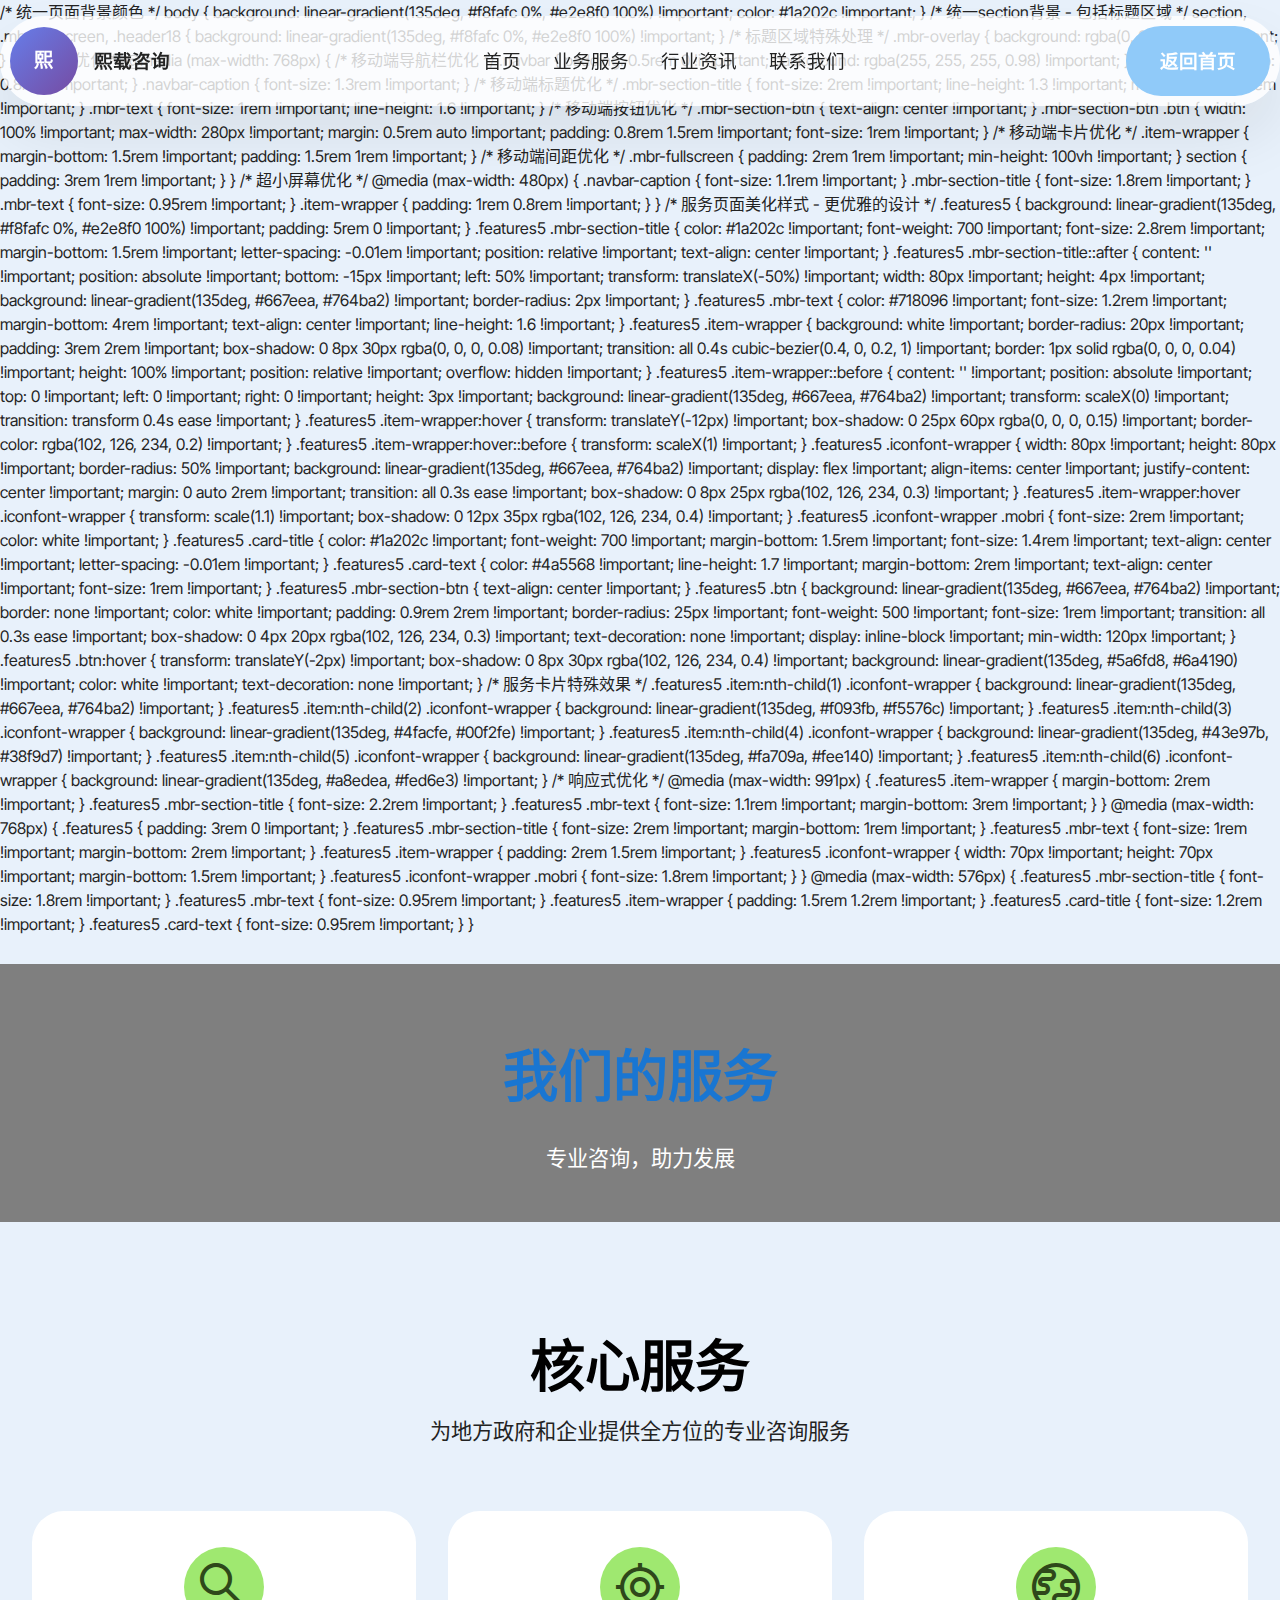
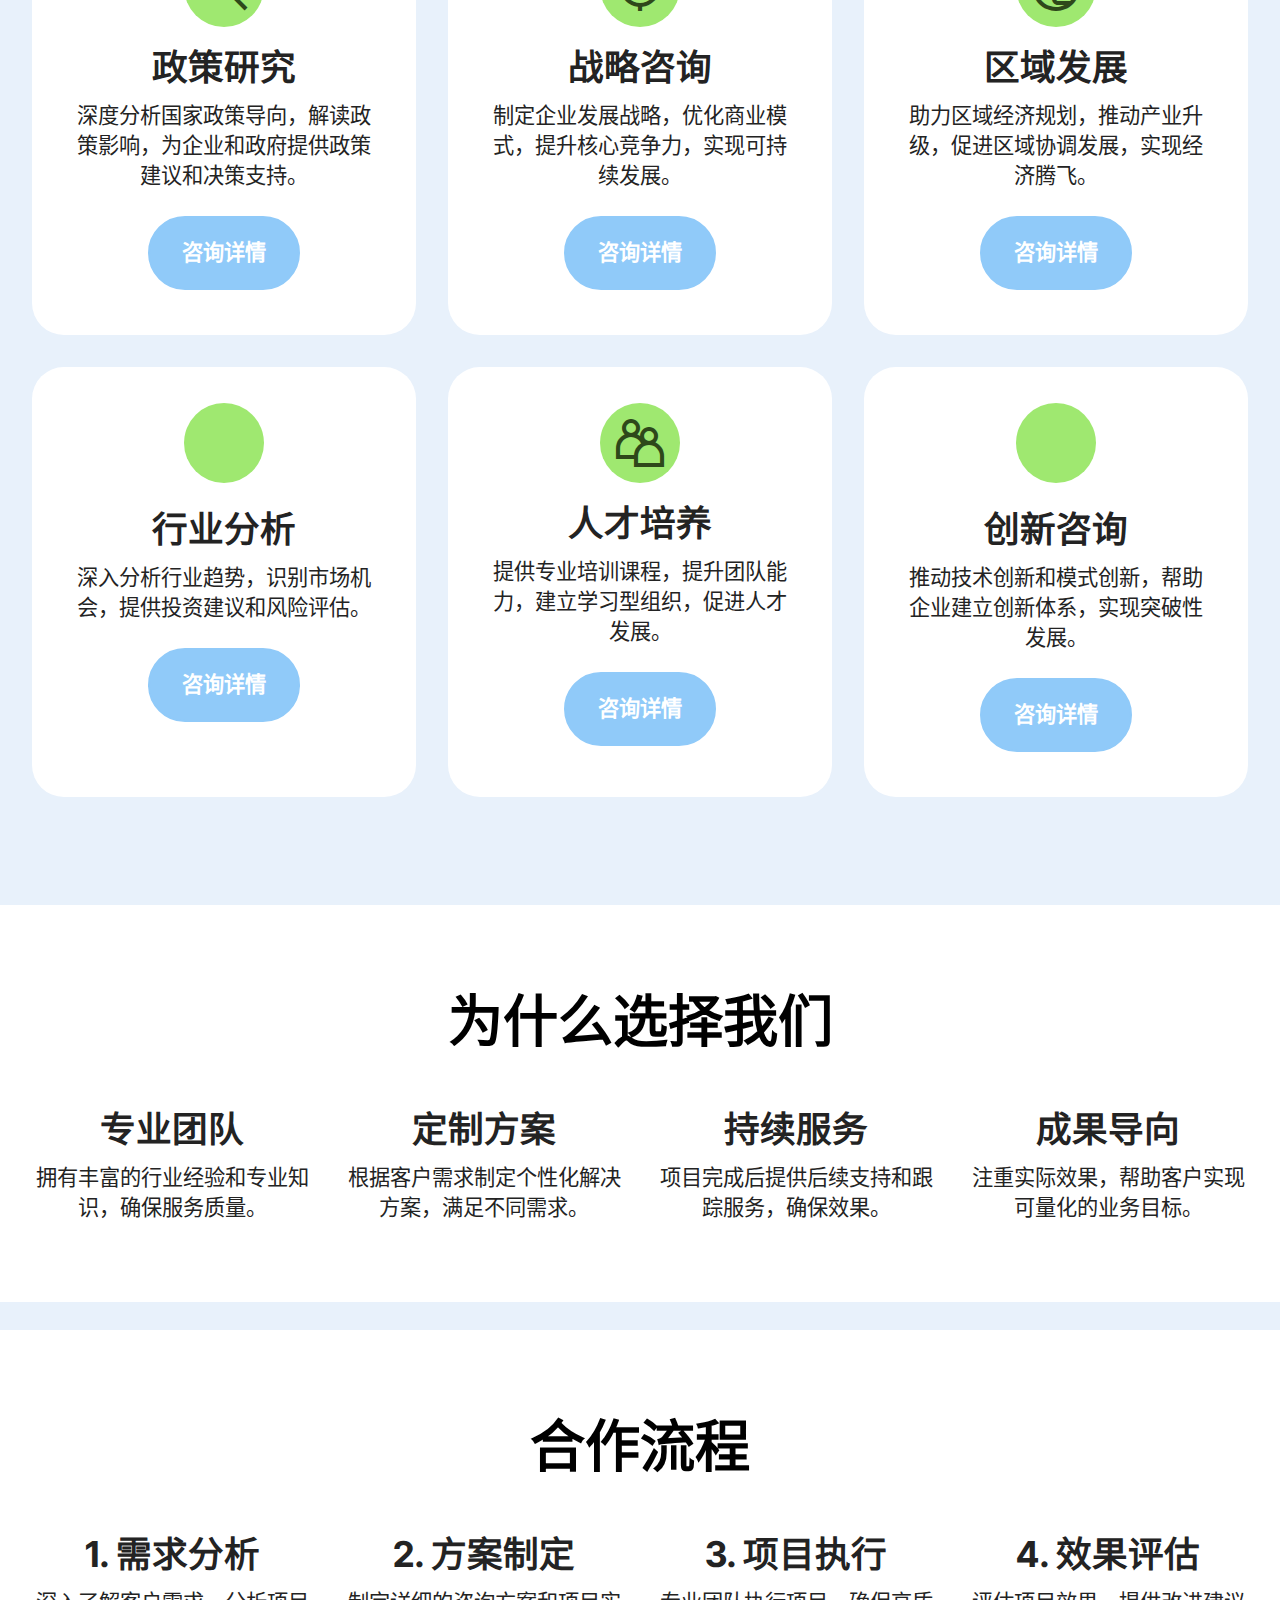
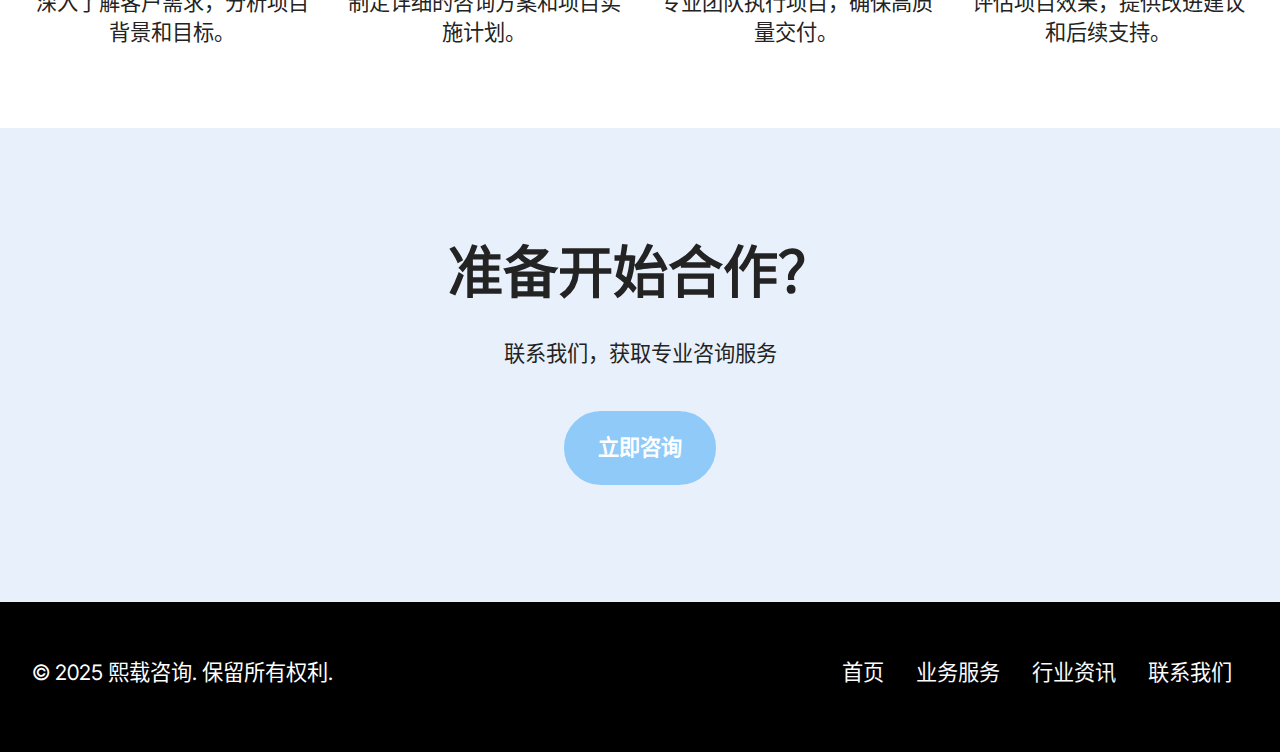
<file: services/index.html>
<!DOCTYPE html>
<html lang="zh-CN">
<head>
  <meta charset="UTF-8">
  <meta http-equiv="X-UA-Compatible" content="IE=edge">
  <meta name="viewport" content="width=device-width, initial-scale=1, minimum-scale=1">
  
  <!-- SEO优化 -->
  <meta name="description" content="熙载咨询提供政策研究、战略咨询、区域发展、行业分析等专业服务">
  <meta name="keywords" content="政策研究,战略咨询,区域发展,行业分析,专业服务,政府咨询,企业咨询">
  <meta name="author" content="熙载咨询">
  <meta name="robots" content="index, follow">
  
  <!-- 社交媒体优化 -->
  <meta property="og:title" content="服务类型 - 熙载咨询">
  <meta property="og:description" content="提供政策研究、战略咨询、区域发展、行业分析等专业服务">
  <meta property="og:type" content="website">
  <meta property="og:url" content="https://xizai-consulting.com/services">
  
  <!-- 性能优化 -->
  <link rel="dns-prefetch" href="//fonts.googleapis.com">
  <link rel="preconnect" href="https://fonts.googleapis.com">
  <link rel="preconnect" href="https://fonts.gstatic.com" crossorigin>
  
  <!-- 图标和标题 -->
  <link rel="shortcut icon" href="../assets/images/photo-1704022810195-de7199db478c.jpeg" type="image/x-icon">
  <title>服务类型 - 熙载咨询</title>
  <link rel="stylesheet" href="../assets/web/assets/mobirise-icons2/mobirise2.css">
  <link rel="stylesheet" href="../assets/bootstrap/css/bootstrap.min.css">
  <link rel="stylesheet" href="../assets/bootstrap/css/bootstrap-grid.min.css">
  <link rel="stylesheet" href="../assets/bootstrap/css/bootstrap-reboot.min.css">
  <link rel="stylesheet" href="../assets/parallax/jarallax.css">
  <link rel="stylesheet" href="../assets/dropdown/css/style.css">
  <link rel="stylesheet" href="../assets/socicon/css/styles.css">
  <link rel="stylesheet" href="../assets/theme/css/style.css">
  <link rel="stylesheet" href="../assets/theme/css/scroll-fix.css">
  <link rel="preload" href="https://fonts.googleapis.com/css2?family=Inter+Tight:wght@400;700&display=swap&display=swap" as="style" onload="this.onload=null;this.rel='stylesheet'">
  <noscript><link rel="stylesheet" href="https://fonts.googleapis.com/css2?family=Inter+Tight:wght@400;700&display=swap&display=swap"></noscript>
  <link rel="preload" as="style" href="../assets/mobirise/css/mbr-additional.css?v=Z0vp81"><link rel="stylesheet" href="../assets/mobirise/css/mbr-additional.css?v=Z0vp81" type="text/css">
  
  <!-- 图片错误处理样式 -->
  <style>
    .img-error {
      background: linear-gradient(135deg, #667eea 0%, #764ba2 100%);
      display: flex;
      align-items: center;
      justify-content: center;
      color: white;
      font-size: 14px;
      text-align: center;
      padding: 20px;
      border-radius: 8px;
    }
    
    .img-loading {
      background: #f8f9fa;
      display: flex;
      align-items: center;
      justify-content: center;
      color: #6c757d;
      font-size: 14px;
    }
    
    .img-placeholder {
      background: #e9ecef;
      border: 2px dashed #dee2e6;
      display: flex;
      align-items: center;
      justify-content: center;
      color: #6c757d;
      font-size: 12px;
      text-align: center;
      padding: 10px;
    }
  </style>
  
  <!-- 图片错误处理脚本 -->
  <script>
    // 图片错误处理函数
    function handleImageError(img) {
      console.log('图片加载失败:', img.src);
      
      // 创建占位符
      const placeholder = document.createElement('div');
      placeholder.className = 'img-placeholder';
      placeholder.innerHTML = '<div>图片加载失败<br><small>点击重试</small></div>';
      placeholder.style.width = img.style.width || '100%';
      placeholder.style.height = img.style.height || '100%';
      placeholder.style.minHeight = '100px';
      
      // 添加点击重试功能
      placeholder.addEventListener('click', function() {
        img.src = img.src + '?t=' + new Date().getTime();
        img.style.display = 'block';
        placeholder.remove();
      });
      
      // 替换图片
      img.style.display = 'none';
      img.parentNode.insertBefore(placeholder, img);
    }
    
    // 图片加载成功处理
    function handleImageLoad(img) {
      img.style.opacity = '1';
      img.style.transition = 'opacity 0.3s ease';
    }
    
    // 页面加载完成后初始化图片处理
    document.addEventListener('DOMContentLoaded', function() {
      const images = document.querySelectorAll('img');
      images.forEach(function(img) {
        // 设置初始透明度
        img.style.opacity = '0';
        
        // 添加错误处理
        img.addEventListener('error', function() {
          handleImageError(this);
        });
        
        // 添加加载成功处理
        img.addEventListener('load', function() {
          handleImageLoad(this);
        });
        
        // 如果图片已经加载完成
        if (img.complete) {
          handleImageLoad(img);
        }
      });
    });
  </script>
  
  <!-- 解决固定导航栏遮挡内容的样式 -->
  <style>
    /* 解决固定导航栏遮挡内容的问题 */
    .navbar-fixed-top {
      z-index: 1030 !important;
    }
    
    /* 为全屏section添加适当的上边距，避免遮挡 - 使用更强的选择器 */
    section.mbr-fullscreen,
    .mbr-fullscreen,
    section[class*="mbr-fullscreen"] {
      padding-top: 88px !important;
      margin-top: 0 !important;
    }
    
    /* 为其他section添加适当的上边距，确保与页面色彩协调 */
    section:not(.mbr-fullscreen) {
      margin-top: 28px !important;
    }
    
    /* 确保导航栏下方的内容不被遮挡，保持色彩连续性 */
    .navbar + section {
      margin-top: 0 !important;
    }
    
    /* 优化页面整体布局协调性 */
    body {
      overflow-x: hidden;
    }
    
    /* 确保section之间的过渡更加平滑 */
    section {
      position: relative;
    }
    
    /* 优化第一个section的顶部间距，避免突兀感 */
    section:first-of-type {
      margin-top: 0 !important;
    }
    
    /* 强制覆盖任何可能的padding-top冲突 */
    section.mbr-fullscreen[style*="padding-top"] {
      padding-top: 88px !important;
    }
    
    /* 确保第一个section有足够的顶部空间 */
    section:first-of-type {
      padding-top: 88px !important;
    }
  </style>

    /* 统一页面背景颜色 */
    body {
      background: linear-gradient(135deg, #f8fafc 0%, #e2e8f0 100%) !important;
      color: #1a202c !important;
    }
    
    /* 统一section背景 - 包括标题区域 */
    section,
    .mbr-fullscreen,
    .header18 {
      background: linear-gradient(135deg, #f8fafc 0%, #e2e8f0 100%) !important;
    }
    
    /* 标题区域特殊处理 */
    .mbr-overlay {
      background: rgba(0, 0, 0, 0.3) !important;
    }
    
    /* 移动端优化 */
    @media (max-width: 768px) {
      /* 移动端导航栏优化 */
      .navbar {
        padding: 0.5rem 0 !important;
        background: rgba(255, 255, 255, 0.98) !important;
      }
      
      .navbar-brand {
        gap: 0.8rem !important;
      }
      
      .navbar-caption {
        font-size: 1.3rem !important;
      }
      
      /* 移动端标题优化 */
      .mbr-section-title {
        font-size: 2rem !important;
        line-height: 1.3 !important;
        margin-bottom: 1rem !important;
      }
      
      .mbr-text {
        font-size: 1rem !important;
        line-height: 1.6 !important;
      }
      
      /* 移动端按钮优化 */
      .mbr-section-btn {
        text-align: center !important;
      }
      
      .mbr-section-btn .btn {
        width: 100% !important;
        max-width: 280px !important;
        margin: 0.5rem auto !important;
        padding: 0.8rem 1.5rem !important;
        font-size: 1rem !important;
      }
      
      /* 移动端卡片优化 */
      .item-wrapper {
        margin-bottom: 1.5rem !important;
        padding: 1.5rem 1rem !important;
      }
      
      /* 移动端间距优化 */
      .mbr-fullscreen {
        padding: 2rem 1rem !important;
        min-height: 100vh !important;
      }
      
      section {
        padding: 3rem 1rem !important;
      }
    }
    
    /* 超小屏幕优化 */
    @media (max-width: 480px) {
      .navbar-caption {
        font-size: 1.1rem !important;
      }
      
      .mbr-section-title {
        font-size: 1.8rem !important;
      }
      
      .mbr-text {
        font-size: 0.95rem !important;
      }
      
      .item-wrapper {
        padding: 1rem 0.8rem !important;
      }
    }
    
    /* 服务页面美化样式 - 更优雅的设计 */
    .features5 {
      background: linear-gradient(135deg, #f8fafc 0%, #e2e8f0 100%) !important;
      padding: 5rem 0 !important;
    }
    
    .features5 .mbr-section-title {
      color: #1a202c !important;
      font-weight: 700 !important;
      font-size: 2.8rem !important;
      margin-bottom: 1.5rem !important;
      letter-spacing: -0.01em !important;
      position: relative !important;
      text-align: center !important;
    }
    
    .features5 .mbr-section-title::after {
      content: '' !important;
      position: absolute !important;
      bottom: -15px !important;
      left: 50% !important;
      transform: translateX(-50%) !important;
      width: 80px !important;
      height: 4px !important;
      background: linear-gradient(135deg, #667eea, #764ba2) !important;
      border-radius: 2px !important;
    }
    
    .features5 .mbr-text {
      color: #718096 !important;
      font-size: 1.2rem !important;
      margin-bottom: 4rem !important;
      text-align: center !important;
      line-height: 1.6 !important;
    }
    
    .features5 .item-wrapper {
      background: white !important;
      border-radius: 20px !important;
      padding: 3rem 2rem !important;
      box-shadow: 0 8px 30px rgba(0, 0, 0, 0.08) !important;
      transition: all 0.4s cubic-bezier(0.4, 0, 0.2, 1) !important;
      border: 1px solid rgba(0, 0, 0, 0.04) !important;
      height: 100% !important;
      position: relative !important;
      overflow: hidden !important;
    }
    
    .features5 .item-wrapper::before {
      content: '' !important;
      position: absolute !important;
      top: 0 !important;
      left: 0 !important;
      right: 0 !important;
      height: 3px !important;
      background: linear-gradient(135deg, #667eea, #764ba2) !important;
      transform: scaleX(0) !important;
      transition: transform 0.4s ease !important;
    }
    
    .features5 .item-wrapper:hover {
      transform: translateY(-12px) !important;
      box-shadow: 0 25px 60px rgba(0, 0, 0, 0.15) !important;
      border-color: rgba(102, 126, 234, 0.2) !important;
    }
    
    .features5 .item-wrapper:hover::before {
      transform: scaleX(1) !important;
    }
    
    .features5 .iconfont-wrapper {
      width: 80px !important;
      height: 80px !important;
      border-radius: 50% !important;
      background: linear-gradient(135deg, #667eea, #764ba2) !important;
      display: flex !important;
      align-items: center !important;
      justify-content: center !important;
      margin: 0 auto 2rem !important;
      transition: all 0.3s ease !important;
      box-shadow: 0 8px 25px rgba(102, 126, 234, 0.3) !important;
    }
    
    .features5 .item-wrapper:hover .iconfont-wrapper {
      transform: scale(1.1) !important;
      box-shadow: 0 12px 35px rgba(102, 126, 234, 0.4) !important;
    }
    
    .features5 .iconfont-wrapper .mobri {
      font-size: 2rem !important;
      color: white !important;
    }
    
    .features5 .card-title {
      color: #1a202c !important;
      font-weight: 700 !important;
      margin-bottom: 1.5rem !important;
      font-size: 1.4rem !important;
      text-align: center !important;
      letter-spacing: -0.01em !important;
    }
    
    .features5 .card-text {
      color: #4a5568 !important;
      line-height: 1.7 !important;
      margin-bottom: 2rem !important;
      text-align: center !important;
      font-size: 1rem !important;
    }
    
    .features5 .mbr-section-btn {
      text-align: center !important;
    }
    
    .features5 .btn {
      background: linear-gradient(135deg, #667eea, #764ba2) !important;
      border: none !important;
      color: white !important;
      padding: 0.9rem 2rem !important;
      border-radius: 25px !important;
      font-weight: 500 !important;
      font-size: 1rem !important;
      transition: all 0.3s ease !important;
      box-shadow: 0 4px 20px rgba(102, 126, 234, 0.3) !important;
      text-decoration: none !important;
      display: inline-block !important;
      min-width: 120px !important;
    }
    
    .features5 .btn:hover {
      transform: translateY(-2px) !important;
      box-shadow: 0 8px 30px rgba(102, 126, 234, 0.4) !important;
      background: linear-gradient(135deg, #5a6fd8, #6a4190) !important;
      color: white !important;
      text-decoration: none !important;
    }
    
    /* 服务卡片特殊效果 */
    .features5 .item:nth-child(1) .iconfont-wrapper {
      background: linear-gradient(135deg, #667eea, #764ba2) !important;
    }
    
    .features5 .item:nth-child(2) .iconfont-wrapper {
      background: linear-gradient(135deg, #f093fb, #f5576c) !important;
    }
    
    .features5 .item:nth-child(3) .iconfont-wrapper {
      background: linear-gradient(135deg, #4facfe, #00f2fe) !important;
    }
    
    .features5 .item:nth-child(4) .iconfont-wrapper {
      background: linear-gradient(135deg, #43e97b, #38f9d7) !important;
    }
    
    .features5 .item:nth-child(5) .iconfont-wrapper {
      background: linear-gradient(135deg, #fa709a, #fee140) !important;
    }
    
    .features5 .item:nth-child(6) .iconfont-wrapper {
      background: linear-gradient(135deg, #a8edea, #fed6e3) !important;
    }
    
    /* 响应式优化 */
    @media (max-width: 991px) {
      .features5 .item-wrapper {
        margin-bottom: 2rem !important;
      }
      
      .features5 .mbr-section-title {
        font-size: 2.2rem !important;
      }
      
      .features5 .mbr-text {
        font-size: 1.1rem !important;
        margin-bottom: 3rem !important;
      }
    }
    
    @media (max-width: 768px) {
      .features5 {
        padding: 3rem 0 !important;
      }
      
      .features5 .mbr-section-title {
        font-size: 2rem !important;
        margin-bottom: 1rem !important;
      }
      
      .features5 .mbr-text {
        font-size: 1rem !important;
        margin-bottom: 2rem !important;
      }
      
      .features5 .item-wrapper {
        padding: 2rem 1.5rem !important;
      }
      
      .features5 .iconfont-wrapper {
        width: 70px !important;
        height: 70px !important;
        margin-bottom: 1.5rem !important;
      }
      
      .features5 .iconfont-wrapper .mobri {
        font-size: 1.8rem !important;
      }
    }
    
    @media (max-width: 576px) {
      .features5 .mbr-section-title {
        font-size: 1.8rem !important;
      }
      
      .features5 .mbr-text {
        font-size: 0.95rem !important;
      }
      
      .features5 .item-wrapper {
        padding: 1.5rem 1.2rem !important;
      }
      
      .features5 .card-title {
        font-size: 1.2rem !important;
      }
      
      .features5 .card-text {
        font-size: 0.95rem !important;
      }
    }
</head>
<body>

<!-- 导航栏 -->
<section data-bs-version="5.1" class="menu menu2 cid-uUmwyFEhfq" once="menu" id="menu-5-uUmwyFEhfq">
  <nav class="navbar navbar-dropdown navbar-fixed-top navbar-expand-lg">
    <div class="container">
      <div class="navbar-brand">
                  <span class="navbar-logo">
            <a href="../index.html">
              <div style="height: 4.3rem; width: 4.3rem; background: linear-gradient(135deg, #667eea, #764ba2); border-radius: 50%; display: flex; align-items: center; justify-content: center; color: white; font-weight: bold; font-size: 1.2rem;">熙</div>
            </a>
          </span>
        <span class="navbar-caption-wrap"><a class="navbar-caption text-black display-4" href="../index.html">熙载咨询</a></span>
      </div>
      <button class="navbar-toggler" type="button" data-toggle="collapse" data-bs-toggle="collapse" data-target="#navbarSupportedContent" data-bs-target="#navbarSupportedContent" aria-controls="navbarNavAltMarkup" aria-expanded="false" aria-label="Toggle navigation">
        <div class="hamburger">
          <span></span>
          <span></span>
          <span></span>
          <span></span>
        </div>
      </button>
      <div class="collapse navbar-collapse" id="navbarSupportedContent">
        <ul class="navbar-nav nav-dropdown" data-app-modern-menu="true">
          <li class="nav-item">
            <a class="nav-link link text-black display-4" href="../index.html">首页</a>
          </li>
          <li class="nav-item">
            <a class="nav-link link text-black display-4" href="index.html">业务服务</a>
          </li>
          <li class="nav-item">
            <a class="nav-link link text-black display-4" href="../news/index.html">行业资讯</a>
          </li>
          <li class="nav-item">
            <a class="nav-link link text-black display-4" href="../contact/index.html">联系我们</a>
          </li>
        </ul>
        <div class="navbar-buttons mbr-section-btn">
          <a class="btn btn-primary display-4" href="../index.html">返回首页</a>
        </div>
      </div>
    </div>
  </nav>
</section>

<!-- 页面标题 -->
<section data-bs-version="5.1" class="header18 cid-uUmwyFE9FU" id="hero-16-uUmwyFE9FU" style="padding-top: 88px !important;">
  <div class="mbr-overlay" style="opacity: 0.5; background-color: rgb(0, 0, 0);"></div>
  <div class="container-fluid">
    <div class="row">
      <div class="content-wrap col-12 col-md-12" style="margin-top: -44px;">
        <h1 class="mbr-section-title mbr-fonts-style mbr-white mb-4 display-2" style="margin-top: 1rem;">
          <strong>我们的服务</strong>
        </h1>
        <p class="mbr-fonts-style mbr-text mbr-white mb-4 display-7">专业咨询，助力发展</p>
      </div>
    </div>
  </div>
</section>

<!-- 服务介绍 -->
<section data-bs-version="5.1" class="features5 cid-uUmwyFFG6k" id="features-22-uUmwyFFG6k">
  <div class="container">
    <div class="row mb-5 justify-content-center">
      <div class="col-12 content-head">
        <h3 class="mbr-section-title mbr-fonts-style align-center mb-0 display-2">
          <strong>核心服务</strong>
        </h3>
        <p class="mbr-text mbr-fonts-style align-center mt-3 display-7">为地方政府和企业提供全方位的专业咨询服务</p>
      </div>
    </div>
    <div class="row">
      <div class="item features-without-image col-12 col-md-6 col-lg-4 item-mb">
        <div class="item-wrapper">
          <div class="card-box align-center">
            <div class="iconfont-wrapper">
              <span class="mbr-iconfont mobi-mbri-search mobi-mbri"></span>
            </div>
            <h5 class="card-title mbr-fonts-style display-5">
              <strong>政策研究</strong>
            </h5>
            <p class="card-text mbr-fonts-style display-7">
              深度分析国家政策导向，解读政策影响，为企业和政府提供政策建议和决策支持。
            </p>
            <div class="mbr-section-btn">
              <a class="btn btn-primary display-7" href="../contact/index.html">咨询详情</a>
            </div>
          </div>
        </div>
      </div>
      <div class="item features-without-image col-12 col-md-6 col-lg-4 item-mb">
        <div class="item-wrapper">
          <div class="card-box align-center">
            <div class="iconfont-wrapper">
              <span class="mbr-iconfont mobi-mbri-target mobi-mbri"></span>
            </div>
            <h5 class="card-title mbr-fonts-style display-5">
              <strong>战略咨询</strong>
            </h5>
            <p class="card-text mbr-fonts-style display-7">
              制定企业发展战略，优化商业模式，提升核心竞争力，实现可持续发展。
            </p>
            <div class="mbr-section-btn">
              <a class="btn btn-primary display-7" href="../contact/index.html">咨询详情</a>
            </div>
          </div>
        </div>
      </div>
      <div class="item features-without-image col-12 col-md-6 col-lg-4 item-mb">
        <div class="item-wrapper">
          <div class="card-box align-center">
            <div class="iconfont-wrapper">
              <span class="mbr-iconfont mobi-mbri-globe mobi-mbri"></span>
            </div>
            <h5 class="card-title mbr-fonts-style display-5">
              <strong>区域发展</strong>
            </h5>
            <p class="card-text mbr-fonts-style display-7">
              助力区域经济规划，推动产业升级，促进区域协调发展，实现经济腾飞。
            </p>
            <div class="mbr-section-btn">
              <a class="btn btn-primary display-7" href="../contact/index.html">咨询详情</a>
            </div>
          </div>
        </div>
      </div>
      <div class="item features-without-image col-12 col-md-6 col-lg-4 item-mb">
        <div class="item-wrapper">
          <div class="card-box align-center">
            <div class="iconfont-wrapper">
              <span class="mbr-iconfont mobi-mbri-chart-line mobi-mbri"></span>
            </div>
            <h5 class="card-title mbr-fonts-style display-5">
              <strong>行业分析</strong>
            </h5>
            <p class="card-text mbr-fonts-style display-7">
              深入分析行业趋势，识别市场机会，提供投资建议和风险评估。
            </p>
            <div class="mbr-section-btn">
              <a class="btn btn-primary display-7" href="../contact/index.html">咨询详情</a>
            </div>
          </div>
        </div>
      </div>
      <div class="item features-without-image col-12 col-md-6 col-lg-4 item-mb">
        <div class="item-wrapper">
          <div class="card-box align-center">
            <div class="iconfont-wrapper">
              <span class="mbr-iconfont mobi-mbri-users mobi-mbri"></span>
            </div>
            <h5 class="card-title mbr-fonts-style display-5">
              <strong>人才培养</strong>
            </h5>
            <p class="card-text mbr-fonts-style display-7">
              提供专业培训课程，提升团队能力，建立学习型组织，促进人才发展。
            </p>
            <div class="mbr-section-btn">
              <a class="btn btn-primary display-7" href="../contact/index.html">咨询详情</a>
            </div>
          </div>
        </div>
      </div>
      <div class="item features-without-image col-12 col-md-6 col-lg-4 item-mb">
        <div class="item-wrapper">
          <div class="card-box align-center">
            <div class="iconfont-wrapper">
              <span class="mbr-iconfont mobi-mbri-lightbulb mobi-mbri"></span>
            </div>
            <h5 class="card-title mbr-fonts-style display-5">
              <strong>创新咨询</strong>
            </h5>
            <p class="card-text mbr-fonts-style display-7">
              推动技术创新和模式创新，帮助企业建立创新体系，实现突破性发展。
            </p>
            <div class="mbr-section-btn">
              <a class="btn btn-primary display-7" href="../contact/index.html">咨询详情</a>
            </div>
          </div>
        </div>
      </div>
    </div>
  </div>
</section>

<!-- 服务优势 -->
<section data-bs-version="5.1" class="features12 cid-uUmwyFMs9n" id="features-12-uUmwyFMs9n">
  <div class="container">
    <div class="row justify-content-center">
      <div class="col-12 content-head">
        <div class="mbr-section-head mb-5">
          <h4 class="mbr-section-title mbr-fonts-style align-center mb-0 display-2">
            <strong>为什么选择我们</strong>
          </h4>
        </div>
      </div>
    </div>
    <div class="row">
      <div class="item features-without-image col-12 col-md-6 col-lg-3 item-mb">
        <div class="item-wrapper">
          <div class="card-box align-center">
            <h5 class="card-title mbr-fonts-style display-5">
              <strong>专业团队</strong>
            </h5>
            <p class="card-text mbr-fonts-style display-7">拥有丰富的行业经验和专业知识，确保服务质量。</p>
          </div>
        </div>
      </div>
      <div class="item features-without-image col-12 col-md-6 col-lg-3 item-mb">
        <div class="item-wrapper">
          <div class="card-box align-center">
            <h5 class="card-title mbr-fonts-style display-5">
              <strong>定制方案</strong>
            </h5>
            <p class="card-text mbr-fonts-style display-7">根据客户需求制定个性化解决方案，满足不同需求。</p>
          </div>
        </div>
      </div>
      <div class="item features-without-image col-12 col-md-6 col-lg-3 item-mb">
        <div class="item-wrapper">
          <div class="card-box align-center">
            <h5 class="card-title mbr-fonts-style display-5">
              <strong>持续服务</strong>
            </h5>
            <p class="card-text mbr-fonts-style display-7">项目完成后提供后续支持和跟踪服务，确保效果。</p>
          </div>
        </div>
      </div>
      <div class="item features-without-image col-12 col-md-6 col-lg-3 item-mb">
        <div class="item-wrapper">
          <div class="card-box align-center">
            <h5 class="card-title mbr-fonts-style display-5">
              <strong>成果导向</strong>
            </h5>
            <p class="card-text mbr-fonts-style display-7">注重实际效果，帮助客户实现可量化的业务目标。</p>
          </div>
        </div>
      </div>
    </div>
  </div>
</section>

<!-- 合作流程 -->
<section data-bs-version="5.1" class="features12 cid-uUmwyFMs9n" id="features-12-uUmwyFMs9n">
  <div class="container">
    <div class="row justify-content-center">
      <div class="col-12 content-head">
        <div class="mbr-section-head mb-5">
          <h4 class="mbr-section-title mbr-fonts-style align-center mb-0 display-2">
            <strong>合作流程</strong>
          </h4>
        </div>
      </div>
    </div>
    <div class="row">
      <div class="item features-without-image col-12 col-md-6 col-lg-3 item-mb">
        <div class="item-wrapper">
          <div class="card-box align-center">
            <h5 class="card-title mbr-fonts-style display-5">
              <strong>1. 需求分析</strong>
            </h5>
            <p class="card-text mbr-fonts-style display-7">深入了解客户需求，分析项目背景和目标。</p>
          </div>
        </div>
      </div>
      <div class="item features-without-image col-12 col-md-6 col-lg-3 item-mb">
        <div class="item-wrapper">
          <div class="card-box align-center">
            <h5 class="card-title mbr-fonts-style display-5">
              <strong>2. 方案制定</strong>
            </h5>
            <p class="card-text mbr-fonts-style display-7">制定详细的咨询方案和项目实施计划。</p>
          </div>
        </div>
      </div>
      <div class="item features-without-image col-12 col-md-6 col-lg-3 item-mb">
        <div class="item-wrapper">
          <div class="card-box align-center">
            <h5 class="card-title mbr-fonts-style display-5">
              <strong>3. 项目执行</strong>
            </h5>
            <p class="card-text mbr-fonts-style display-7">专业团队执行项目，确保高质量交付。</p>
          </div>
        </div>
      </div>
      <div class="item features-without-image col-12 col-md-6 col-lg-3 item-mb">
        <div class="item-wrapper">
          <div class="card-box align-center">
            <h5 class="card-title mbr-fonts-style display-5">
              <strong>4. 效果评估</strong>
            </h5>
            <p class="card-text mbr-fonts-style display-7">评估项目效果，提供改进建议和后续支持。</p>
          </div>
        </div>
      </div>
    </div>
  </div>
</section>

<!-- 联系我们 -->
<section data-bs-version="5.1" class="contacts03 cid-uUmwyFNoPa" id="contacts-11-uUmwyFNoPa">
  <div class="container">
    <div class="row justify-content-center">
      <div class="col-12">
        <div class="col-12 col-md-12 text-center">
          <h5 class="mbr-section-title mbr-fonts-style mt-0 mb-4 display-2">
            <strong>准备开始合作？</strong>
          </h5>
          <p class="mbr-fonts-style display-7 mb-4">联系我们，获取专业咨询服务</p>
          <div class="mbr-section-btn">
            <a class="btn btn-primary display-7" href="../contact/index.html">立即咨询</a>
          </div>
        </div>
      </div>
    </div>
  </div>
</section>

<!-- 页脚 -->
<section data-bs-version="5.1" class="footer2 cid-uUmwyFOYro" once="footers" id="footer-5-uUmwyFOYro">
  <div class="container">
    <div class="row">
      <div class="col-12 col-lg-6 center mt-2 mb-3">
        <p class="mbr-fonts-style copyright mb-0 display-7">© 2025 熙载咨询. 保留所有权利.</p>
      </div>
      <div class="col-12 col-lg-6 center">
        <div class="row-links mt-2 mb-3">
          <ul class="row-links-soc">
            <li class="row-links-soc-item mbr-fonts-style display-7">
              <a href="../index.html" class="text-white">首页</a>
            </li>
            <li class="row-links-soc-item mbr-fonts-style display-7">
                              <a href="index.html" class="text-white">业务服务</a>
            </li>
            <li class="row-links-soc-item mbr-fonts-style display-7">
              <a href="../news/index.html" class="text-white">行业资讯</a>
            </li>
            <li class="row-links-soc-item mbr-fonts-style display-7">
              <a href="../contact/index.html" class="text-white">联系我们</a>
            </li>
          </ul>
        </div>
      </div>
    </div>
  </div>
</section>

<script src="../assets/bootstrap/js/bootstrap.bundle.min.js"></script>
<script src="../assets/parallax/jarallax.js"></script>
<script src="../assets/smoothscroll/smooth-scroll.js"></script>
<script src="../assets/ytplayer/index.js"></script>
<script src="../assets/dropdown/js/navbar-dropdown.js"></script>
<script src="../assets/vimeoplayer/player.js"></script>
<script src="../assets/scrollgallery/scroll-gallery.js"></script>
<script src="../assets/embla/embla.min.js"></script>
<script src="../assets/embla/script.js"></script>
<script src="../assets/theme/js/script.js"></script>
<script src="../assets/theme/js/scroll-fix.js"></script>
<script src="../assets/theme/js/video-fix.js"></script>


</body>
</html>
</file>
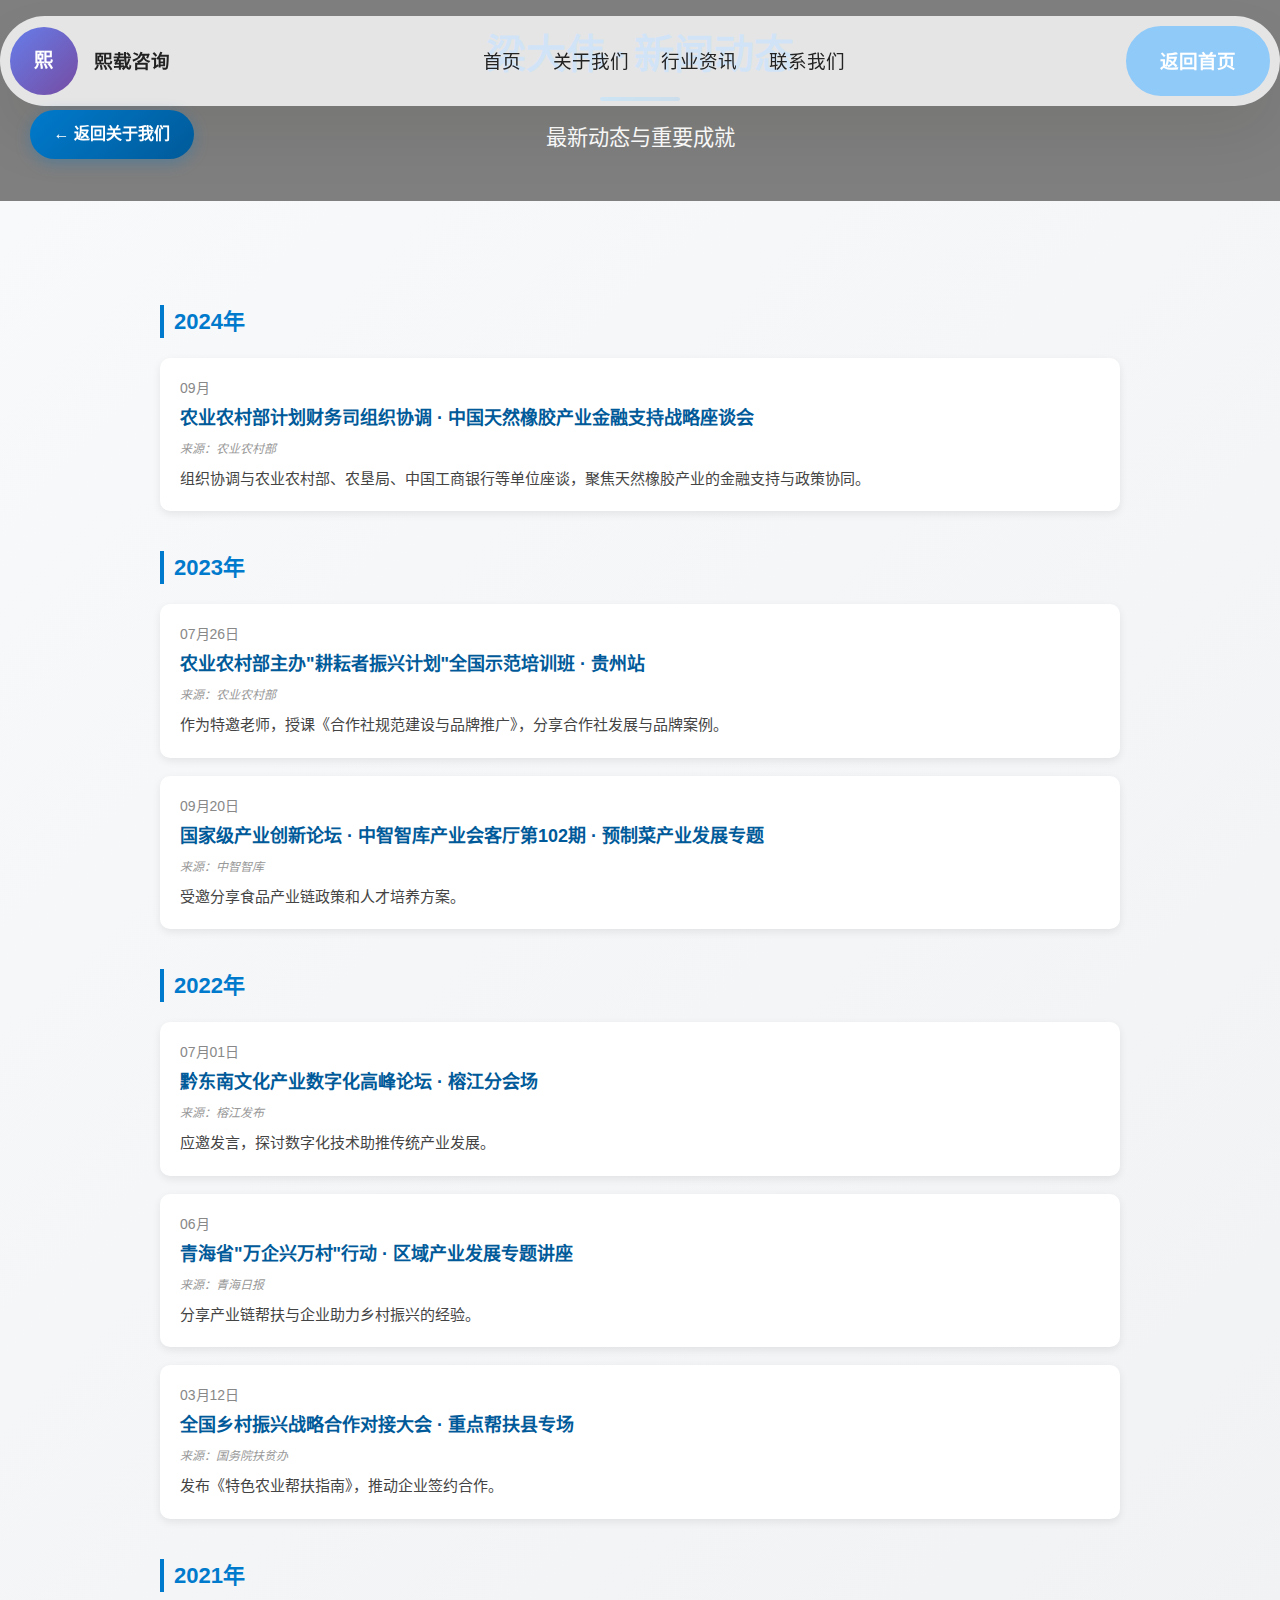
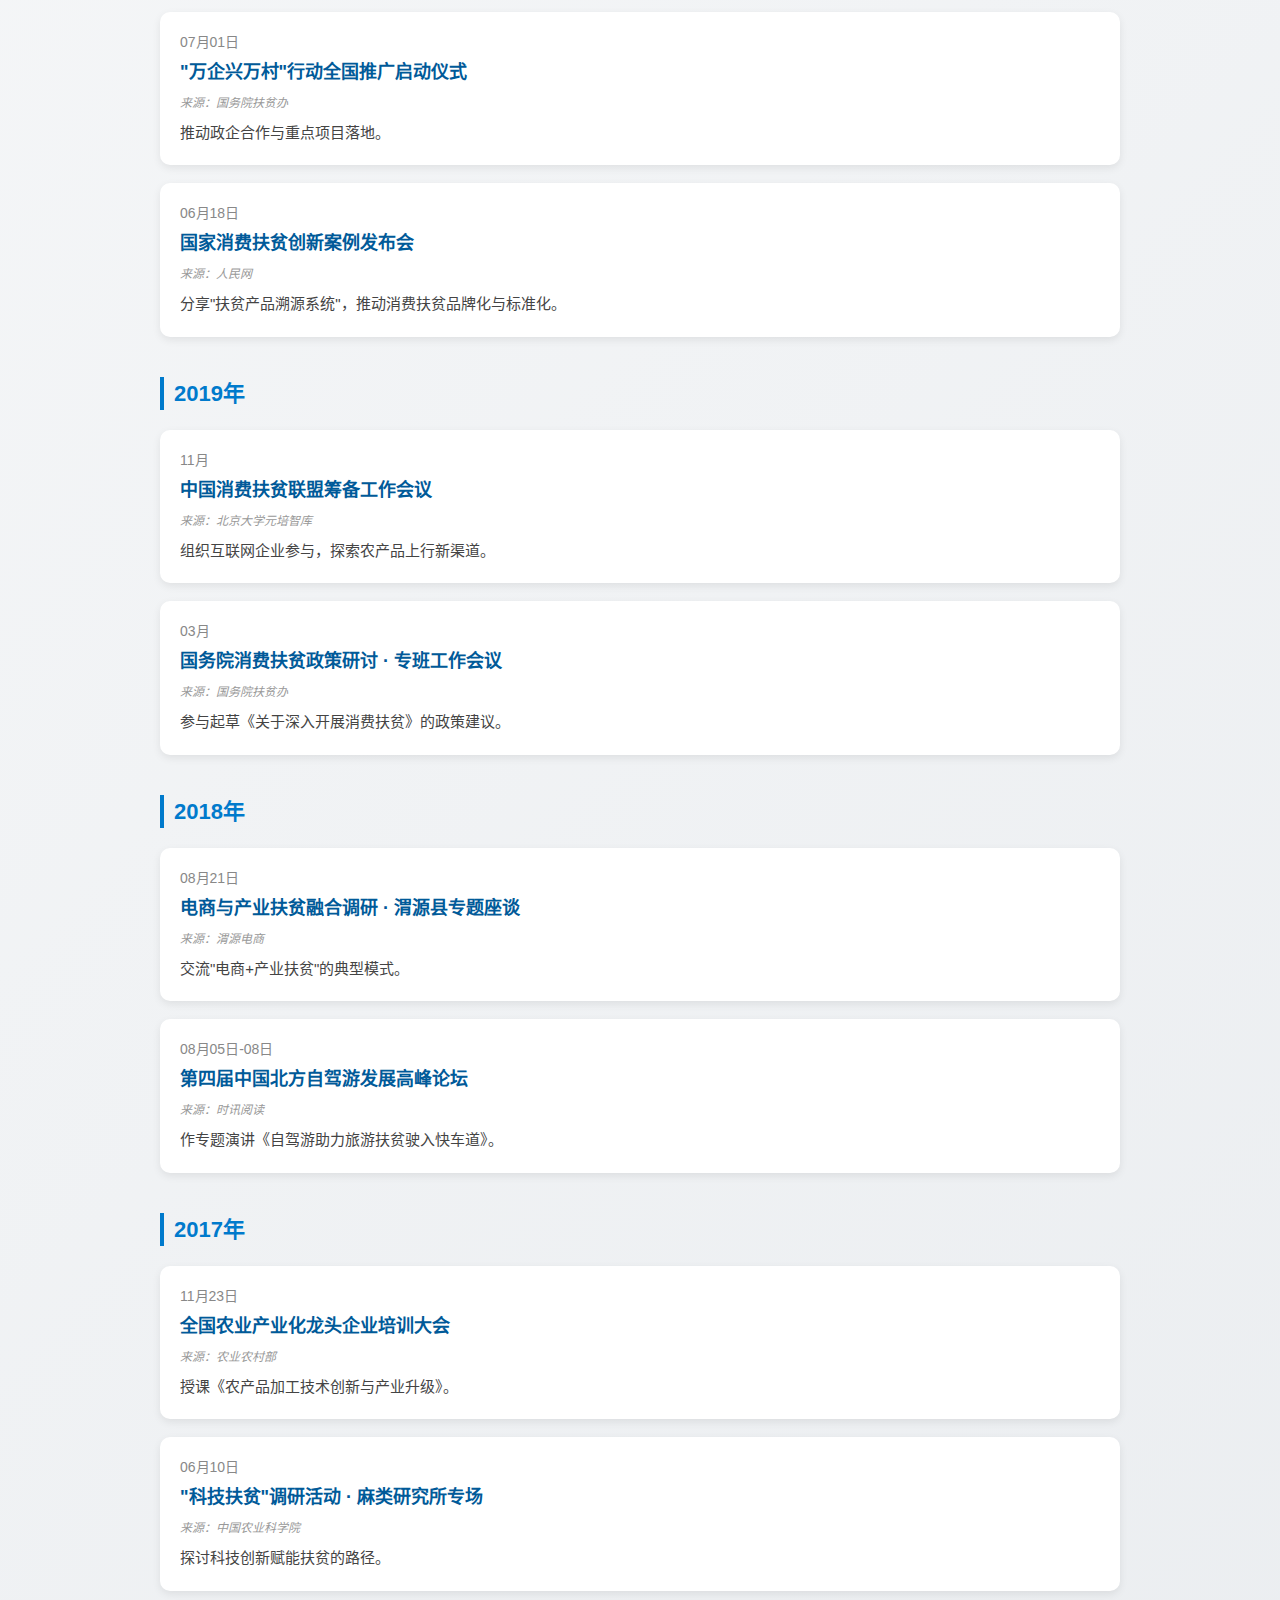
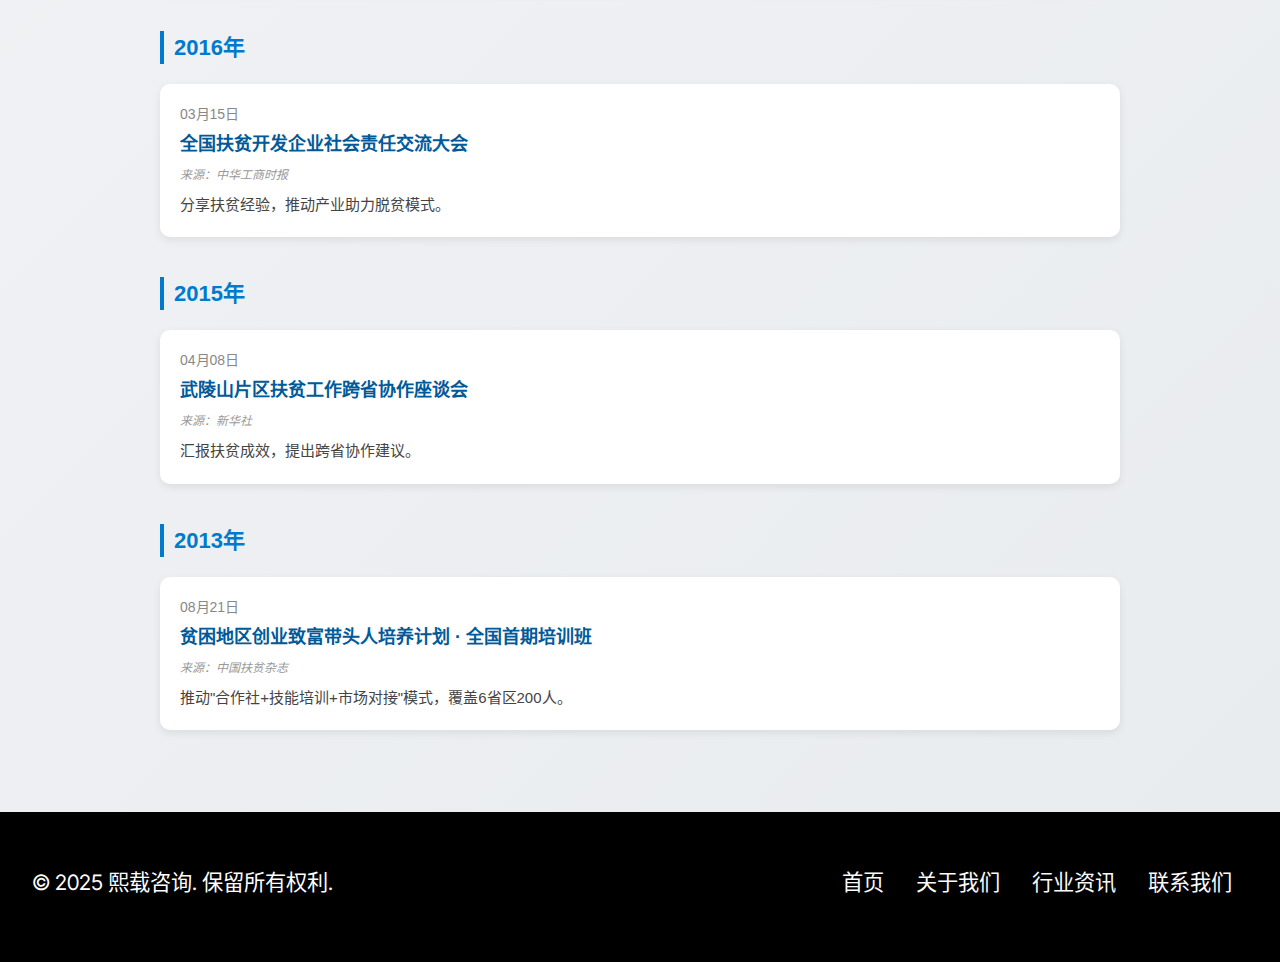
<file: about/timeline.html>
<!DOCTYPE html>
<html lang="zh-CN">
<head>
  <meta charset="UTF-8">
  <meta http-equiv="X-UA-Compatible" content="IE=edge">
  <meta name="viewport" content="width=device-width, initial-scale=1, minimum-scale=1">
  <link rel="shortcut icon" href="../assets/images/photo-1704022810195-de7199db478c.jpeg" type="image/x-icon">
  <meta name="description" content="梁大伟新闻动态 - 熙载咨询首席咨询师的最新动态与成就">
  <title>梁大伟 · 新闻动态 | 熙载咨询</title>
  <link rel="stylesheet" href="../assets/web/assets/mobirise-icons2/mobirise2.css">
  <link rel="stylesheet" href="../assets/bootstrap/css/bootstrap.min.css">
  <link rel="stylesheet" href="../assets/bootstrap/css/bootstrap-grid.min.css">
  <link rel="stylesheet" href="../assets/bootstrap/css/bootstrap-reboot.min.css">
  <link rel="stylesheet" href="../assets/parallax/jarallax.css">
  <link rel="stylesheet" href="../assets/dropdown/css/style.css">
  <link rel="stylesheet" href="../assets/socicon/css/styles.css">
  <link rel="stylesheet" href="../assets/theme/css/style.css">
  <link rel="stylesheet" href="../assets/theme/css/scroll-fix.css">
  <link rel="preload" href="https://fonts.googleapis.com/css2?family=Inter+Tight:wght@400;700&display=swap&display=swap" as="style" onload="this.onload=null;this.rel='stylesheet'">
  <noscript><link rel="stylesheet" href="https://fonts.googleapis.com/css2?family=Inter+Tight:wght@400;700&display=swap&display=swap"></noscript>
  <link rel="preload" as="style" href="../assets/mobirise/css/mbr-additional.css?v=Z0vp81"><link rel="stylesheet" href="../assets/mobirise/css/mbr-additional.css?v=Z0vp81" type="text/css">
  <style>
    body {
      font-family: "Source Han Sans SC","Noto Sans SC","Microsoft YaHei","PingFang SC",Arial,sans-serif;
      margin: 0;
      background: #f4f6f9;
      color: #333;
    }
    
    .timeline-year {
      font-size: 22px;
      font-weight: bold;
      margin: 40px 0 20px;
      border-left: 4px solid #007acc;
      padding-left: 10px;
      color: #007acc;
    }
    
    .timeline-event {
      background: #fff;
      margin-bottom: 18px;
      border-radius: 10px;
      padding: 20px;
      box-shadow: 0 3px 8px rgba(0,0,0,0.08);
      transition: transform .2s ease, box-shadow .2s ease;
    }
    
    .timeline-event:hover {
      transform: translateY(-3px);
      box-shadow: 0 8px 16px rgba(0,0,0,0.15);
    }
    
    .timeline-date {
      font-size: 14px;
      color: #888;
      margin-bottom: 6px;
    }
    
    .timeline-title {
      font-size: 18px;
      font-weight: bold;
      margin-bottom: 8px;
      color: #005a99;
    }
    
    .timeline-source {
      font-size: 12px;
      color: #999;
      margin-bottom: 8px;
      font-style: italic;
    }
    
    .timeline-summary {
      font-size: 15px;
      line-height: 1.7;
      color: #444;
    }
    
    .timeline-container {
      max-width: 1000px;
      margin: 0 auto;
      padding: 0 20px;
    }
    
    .back-btn {
      position: fixed;
      top: 100px;
      left: 20px;
      z-index: 1000;
    }
    
    .back-btn .btn {
      background: linear-gradient(135deg, #007acc, #005a99);
      border: none;
      border-radius: 25px;
      padding: 0.8rem 1.5rem;
      color: white;
      font-weight: 600;
      transition: all 0.3s ease;
      box-shadow: 0 4px 15px rgba(0, 122, 204, 0.3);
    }
    
    .back-btn .btn:hover {
      background: linear-gradient(135deg, #005a99, #004080);
      transform: translateY(-2px);
      box-shadow: 0 8px 25px rgba(0, 122, 204, 0.4);
    }
    
    /* 页面整体美化 */
    .article07 {
      background: linear-gradient(135deg, #f8f9fa 0%, #e9ecef 100%);
      padding: 4rem 0;
    }
    
    .mbr-section-title {
      color: #2c3e50;
      font-size: 2.5rem;
      margin-bottom: 3rem;
      position: relative;
    }
    
    .mbr-section-title::after {
      content: '';
      position: absolute;
      bottom: -10px;
      left: 50%;
      transform: translateX(-50%);
      width: 80px;
      height: 4px;
      background: linear-gradient(135deg, #007acc, #005a99);
      border-radius: 2px;
    }
    
    @media (max-width: 768px) {
      .back-btn {
        position: static;
        margin-bottom: 2rem;
      }
      
      .timeline-container {
        padding: 0 15px;
      }
      
      .timeline-event {
        padding: 15px;
      }
      
      .timeline-title {
        font-size: 16px;
      }
      
      .mbr-section-title {
        font-size: 2rem;
        margin-bottom: 2rem;
      }
    }
  </style>
  
  <!-- 图片错误处理样式 -->
  <style>
    .img-error {
      background: linear-gradient(135deg, #667eea 0%, #764ba2 100%);
      display: flex;
      align-items: center;
      justify-content: center;
      color: white;
      font-size: 14px;
      text-align: center;
      padding: 20px;
      border-radius: 8px;
    }
    
    .img-loading {
      background: #f8f9fa;
      display: flex;
      align-items: center;
      justify-content: center;
      color: #6c757d;
      font-size: 14px;
    }
    
    .img-placeholder {
      background: #e9ecef;
      border: 2px dashed #dee2e6;
      display: flex;
      align-items: center;
      justify-content: center;
      color: #6c757d;
      font-size: 12px;
      text-align: center;
      padding: 10px;
    }
  </style>
  
  <!-- 图片错误处理脚本 -->
  <script>
    // 图片错误处理函数
    function handleImageError(img) {
      console.log('图片加载失败:', img.src);
      
      // 创建占位符
      const placeholder = document.createElement('div');
      placeholder.className = 'img-placeholder';
      placeholder.innerHTML = '<div>图片加载失败<br><small>点击重试</small></div>';
      placeholder.style.width = img.style.width || '100%';
      placeholder.style.height = img.style.height || '100%';
      placeholder.style.minHeight = '100px';
      
      // 添加点击重试功能
      placeholder.addEventListener('click', function() {
        img.src = img.src + '?t=' + new Date().getTime();
        img.style.display = 'block';
        placeholder.remove();
      });
      
      // 替换图片
      img.style.display = 'none';
      img.parentNode.insertBefore(placeholder, img);
    }
    
    // 图片加载成功处理
    function handleImageLoad(img) {
      img.style.opacity = '1';
      img.style.transition = 'opacity 0.3s ease';
    }
    
    // 页面加载完成后初始化图片处理
    document.addEventListener('DOMContentLoaded', function() {
      const images = document.querySelectorAll('img');
      images.forEach(function(img) {
        // 设置初始透明度
        img.style.opacity = '0';
        
        // 添加错误处理
        img.addEventListener('error', function() {
          handleImageError(this);
        });
        
        // 添加加载成功处理
        img.addEventListener('load', function() {
          handleImageLoad(this);
        });
        
        // 如果图片已经加载完成
        if (img.complete) {
          handleImageLoad(img);
        }
      });
    });
  </script>
</head>
<body>

<!-- 导航栏 -->
<section data-bs-version="5.1" class="menu menu2 cid-uUmwyFEhfq" once="menu" id="menu-5-uUmwyFEhfq">
  <nav class="navbar navbar-dropdown navbar-fixed-top navbar-expand-lg">
    <div class="container">
      <div class="navbar-brand">
                  <span class="navbar-logo">
            <a href="../index.html">
              <div style="height: 4.3rem; width: 4.3rem; background: linear-gradient(135deg, #667eea, #764ba2); border-radius: 50%; display: flex; align-items: center; justify-content: center; color: white; font-weight: bold; font-size: 1.2rem;">熙</div>
            </a>
          </span>
        <span class="navbar-caption-wrap"><a class="navbar-caption text-black display-4" href="../index.html">熙载咨询</a></span>
      </div>
      <button class="navbar-toggler" type="button" data-toggle="collapse" data-bs-toggle="collapse" data-target="#navbarSupportedContent" data-bs-target="#navbarSupportedContent" aria-controls="navbarNavAltMarkup" aria-expanded="false" aria-label="Toggle navigation">
        <div class="hamburger">
          <span></span>
          <span></span>
          <span></span>
          <span></span>
        </div>
      </button>
      <div class="collapse navbar-collapse" id="navbarSupportedContent">
        <ul class="navbar-nav nav-dropdown" data-app-modern-menu="true">
          <li class="nav-item">
            <a class="nav-link link text-black display-4" href="../index.html">首页</a>
          </li>
          <li class="nav-item">
            <a class="nav-link link text-black display-4" href="index.html">关于我们</a>
          </li>
          <li class="nav-item">
            <a class="nav-link link text-black display-4" href="../news/index.html">行业资讯</a>
          </li>
          <li class="nav-item">
            <a class="nav-link link text-black display-4" href="../contact/index.html">联系我们</a>
          </li>
        </ul>
        <div class="navbar-buttons mbr-section-btn">
          <a class="btn btn-primary display-4" href="../index.html">返回首页</a>
        </div>
      </div>
    </div>
  </nav>
</section>

<!-- 返回按钮 -->
<div class="back-btn">
  <a href="index.html" class="btn btn-outline-primary">
    ← 返回关于我们
  </a>
</div>

<!-- 页面标题 -->
<section data-bs-version="5.1" class="header18 cid-uUmwyFE9FU" id="hero-16-uUmwyFE9FU">
  <div class="mbr-overlay" style="opacity: 0.5; background-color: rgb(0, 0, 0);"></div>
  <div class="container-fluid">
    <div class="row">
      <div class="content-wrap col-12 col-md-12">
        <h1 class="mbr-section-title mbr-fonts-style mbr-white mb-4 display-1">
          <strong>梁大伟 · 新闻动态</strong>
        </h1>
        <p class="mbr-fonts-style mbr-text mbr-white mb-4 display-7">最新动态与重要成就</p>
      </div>
    </div>
  </div>
</section>

<!-- 新闻动态时间轴 -->
<section data-bs-version="5.1" class="article07 cid-uUmwyFFFfX" id="timeline-section">
  <div class="container">
    <div class="timeline-container">
      
      <!-- 2024 -->
      <div class="timeline-year">2024年</div>
      <div class="timeline-event">
        <div class="timeline-date">09月</div>
                        <div class="timeline-title">农业农村部计划财务司组织协调 · 中国天然橡胶产业金融支持战略座谈会</div>
        <div class="timeline-source">来源：农业农村部</div>
                        <div class="timeline-summary">组织协调与农业农村部、农垦局、中国工商银行等单位座谈，聚焦天然橡胶产业的金融支持与政策协同。</div>
      </div>

      <!-- 2023 -->
      <div class="timeline-year">2023年</div>
      <div class="timeline-event">
        <div class="timeline-date">07月26日</div>
        <div class="timeline-title">农业农村部主办"耕耘者振兴计划"全国示范培训班 · 贵州站</div>
        <div class="timeline-source">来源：农业农村部</div>
        <div class="timeline-summary">作为特邀老师，授课《合作社规范建设与品牌推广》，分享合作社发展与品牌案例。</div>
      </div>
      <div class="timeline-event">
        <div class="timeline-date">09月20日</div>
        <div class="timeline-title">国家级产业创新论坛 · 中智智库产业会客厅第102期 · 预制菜产业发展专题</div>
        <div class="timeline-source">来源：中智智库</div>
        <div class="timeline-summary">受邀分享食品产业链政策和人才培养方案。</div>
      </div>

      <!-- 2022 -->
      <div class="timeline-year">2022年</div>
      <div class="timeline-event">
        <div class="timeline-date">07月01日</div>
        <div class="timeline-title">黔东南文化产业数字化高峰论坛 · 榕江分会场</div>
        <div class="timeline-source">来源：榕江发布</div>
        <div class="timeline-summary">应邀发言，探讨数字化技术助推传统产业发展。</div>
      </div>
      <div class="timeline-event">
        <div class="timeline-date">06月</div>
        <div class="timeline-title">青海省"万企兴万村"行动 · 区域产业发展专题讲座</div>
        <div class="timeline-source">来源：青海日报</div>
        <div class="timeline-summary">分享产业链帮扶与企业助力乡村振兴的经验。</div>
      </div>
      <div class="timeline-event">
        <div class="timeline-date">03月12日</div>
        <div class="timeline-title">全国乡村振兴战略合作对接大会 · 重点帮扶县专场</div>
        <div class="timeline-source">来源：国务院扶贫办</div>
        <div class="timeline-summary">发布《特色农业帮扶指南》，推动企业签约合作。</div>
      </div>

      <!-- 2021 -->
      <div class="timeline-year">2021年</div>
      <div class="timeline-event">
        <div class="timeline-date">07月01日</div>
        <div class="timeline-title">"万企兴万村"行动全国推广启动仪式</div>
        <div class="timeline-source">来源：国务院扶贫办</div>
        <div class="timeline-summary">推动政企合作与重点项目落地。</div>
      </div>
      <div class="timeline-event">
        <div class="timeline-date">06月18日</div>
        <div class="timeline-title">国家消费扶贫创新案例发布会</div>
        <div class="timeline-source">来源：人民网</div>
        <div class="timeline-summary">分享"扶贫产品溯源系统"，推动消费扶贫品牌化与标准化。</div>
      </div>

      <!-- 2019 -->
      <div class="timeline-year">2019年</div>
      <div class="timeline-event">
        <div class="timeline-date">11月</div>
        <div class="timeline-title">中国消费扶贫联盟筹备工作会议</div>
        <div class="timeline-source">来源：北京大学元培智库</div>
        <div class="timeline-summary">组织互联网企业参与，探索农产品上行新渠道。</div>
      </div>
      <div class="timeline-event">
        <div class="timeline-date">03月</div>
        <div class="timeline-title">国务院消费扶贫政策研讨 · 专班工作会议</div>
        <div class="timeline-source">来源：国务院扶贫办</div>
        <div class="timeline-summary">参与起草《关于深入开展消费扶贫》的政策建议。</div>
      </div>

      <!-- 2018 -->
      <div class="timeline-year">2018年</div>
      <div class="timeline-event">
        <div class="timeline-date">08月21日</div>
        <div class="timeline-title">电商与产业扶贫融合调研 · 渭源县专题座谈</div>
        <div class="timeline-source">来源：渭源电商</div>
        <div class="timeline-summary">交流"电商+产业扶贫"的典型模式。</div>
      </div>
      <div class="timeline-event">
        <div class="timeline-date">08月05日-08日</div>
        <div class="timeline-title">第四届中国北方自驾游发展高峰论坛</div>
        <div class="timeline-source">来源：时讯阅读</div>
        <div class="timeline-summary">作专题演讲《自驾游助力旅游扶贫驶入快车道》。</div>
      </div>

      <!-- 2017 -->
      <div class="timeline-year">2017年</div>
      <div class="timeline-event">
        <div class="timeline-date">11月23日</div>
        <div class="timeline-title">全国农业产业化龙头企业培训大会</div>
        <div class="timeline-source">来源：农业农村部</div>
        <div class="timeline-summary">授课《农产品加工技术创新与产业升级》。</div>
      </div>
      <div class="timeline-event">
        <div class="timeline-date">06月10日</div>
        <div class="timeline-title">"科技扶贫"调研活动 · 麻类研究所专场</div>
        <div class="timeline-source">来源：中国农业科学院</div>
        <div class="timeline-summary">探讨科技创新赋能扶贫的路径。</div>
      </div>

      <!-- 2016 -->
      <div class="timeline-year">2016年</div>
      <div class="timeline-event">
        <div class="timeline-date">03月15日</div>
        <div class="timeline-title">全国扶贫开发企业社会责任交流大会</div>
        <div class="timeline-source">来源：中华工商时报</div>
        <div class="timeline-summary">分享扶贫经验，推动产业助力脱贫模式。</div>
      </div>

      <!-- 2015 -->
      <div class="timeline-year">2015年</div>
      <div class="timeline-event">
        <div class="timeline-date">04月08日</div>
        <div class="timeline-title">武陵山片区扶贫工作跨省协作座谈会</div>
        <div class="timeline-source">来源：新华社</div>
        <div class="timeline-summary">汇报扶贫成效，提出跨省协作建议。</div>
      </div>

      <!-- 2013 -->
      <div class="timeline-year">2013年</div>
      <div class="timeline-event">
        <div class="timeline-date">08月21日</div>
        <div class="timeline-title">贫困地区创业致富带头人培养计划 · 全国首期培训班</div>
        <div class="timeline-source">来源：中国扶贫杂志</div>
        <div class="timeline-summary">推动"合作社+技能培训+市场对接"模式，覆盖6省区200人。</div>
      </div>

    </div>
  </div>
</section>

<!-- 页脚 -->
<section data-bs-version="5.1" class="footer2 cid-uUmwyFOYro" once="footers" id="footer-5-uUmwyFOYro">
  <div class="container">
    <div class="row">
      <div class="col-12 col-lg-6 center mt-2 mb-3">
        <p class="mbr-fonts-style copyright mb-0 display-7">© 2025 熙载咨询. 保留所有权利.</p>
      </div>
      <div class="col-12 col-lg-6 center">
        <div class="row-links mt-2 mb-3">
          <ul class="row-links-soc">
            <li class="row-links-soc-item mbr-fonts-style display-7">
              <a href="../index.html" class="text-white">首页</a>
            </li>
            <li class="row-links-soc-item mbr-fonts-style display-7">
              <a href="index.html" class="text-white">关于我们</a>
            </li>
            <li class="row-links-soc-item mbr-fonts-style display-7">
              <a href="../news/index.html" class="text-white">行业资讯</a>
            </li>
            <li class="row-links-soc-item mbr-fonts-style display-7">
              <a href="../contact/index.html" class="text-white">联系我们</a>
            </li>
          </ul>
        </div>
      </div>
    </div>
  </div>
</section>

<script src="../assets/bootstrap/js/bootstrap.bundle.min.js"></script>
<script src="../assets/parallax/jarallax.js"></script>
<script src="../assets/smoothscroll/smooth-scroll.js"></script>
<script src="../assets/ytplayer/index.js"></script>
<script src="../assets/dropdown/js/navbar-dropdown.js"></script>
<script src="../assets/vimeoplayer/player.js"></script>
<script src="../assets/scrollgallery/scroll-gallery.js"></script>
<script src="../assets/embla/embla.min.js"></script>
<script src="../assets/embla/script.js"></script>
<script src="../assets/theme/js/script.js"></script>
<script src="../assets/formoid/formoid.min.js"></script>
<script src="../assets/theme/js/scroll-fix.js"></script>
<script src="../assets/theme/js/video-fix.js"></script>


</body>
</html>
</file>
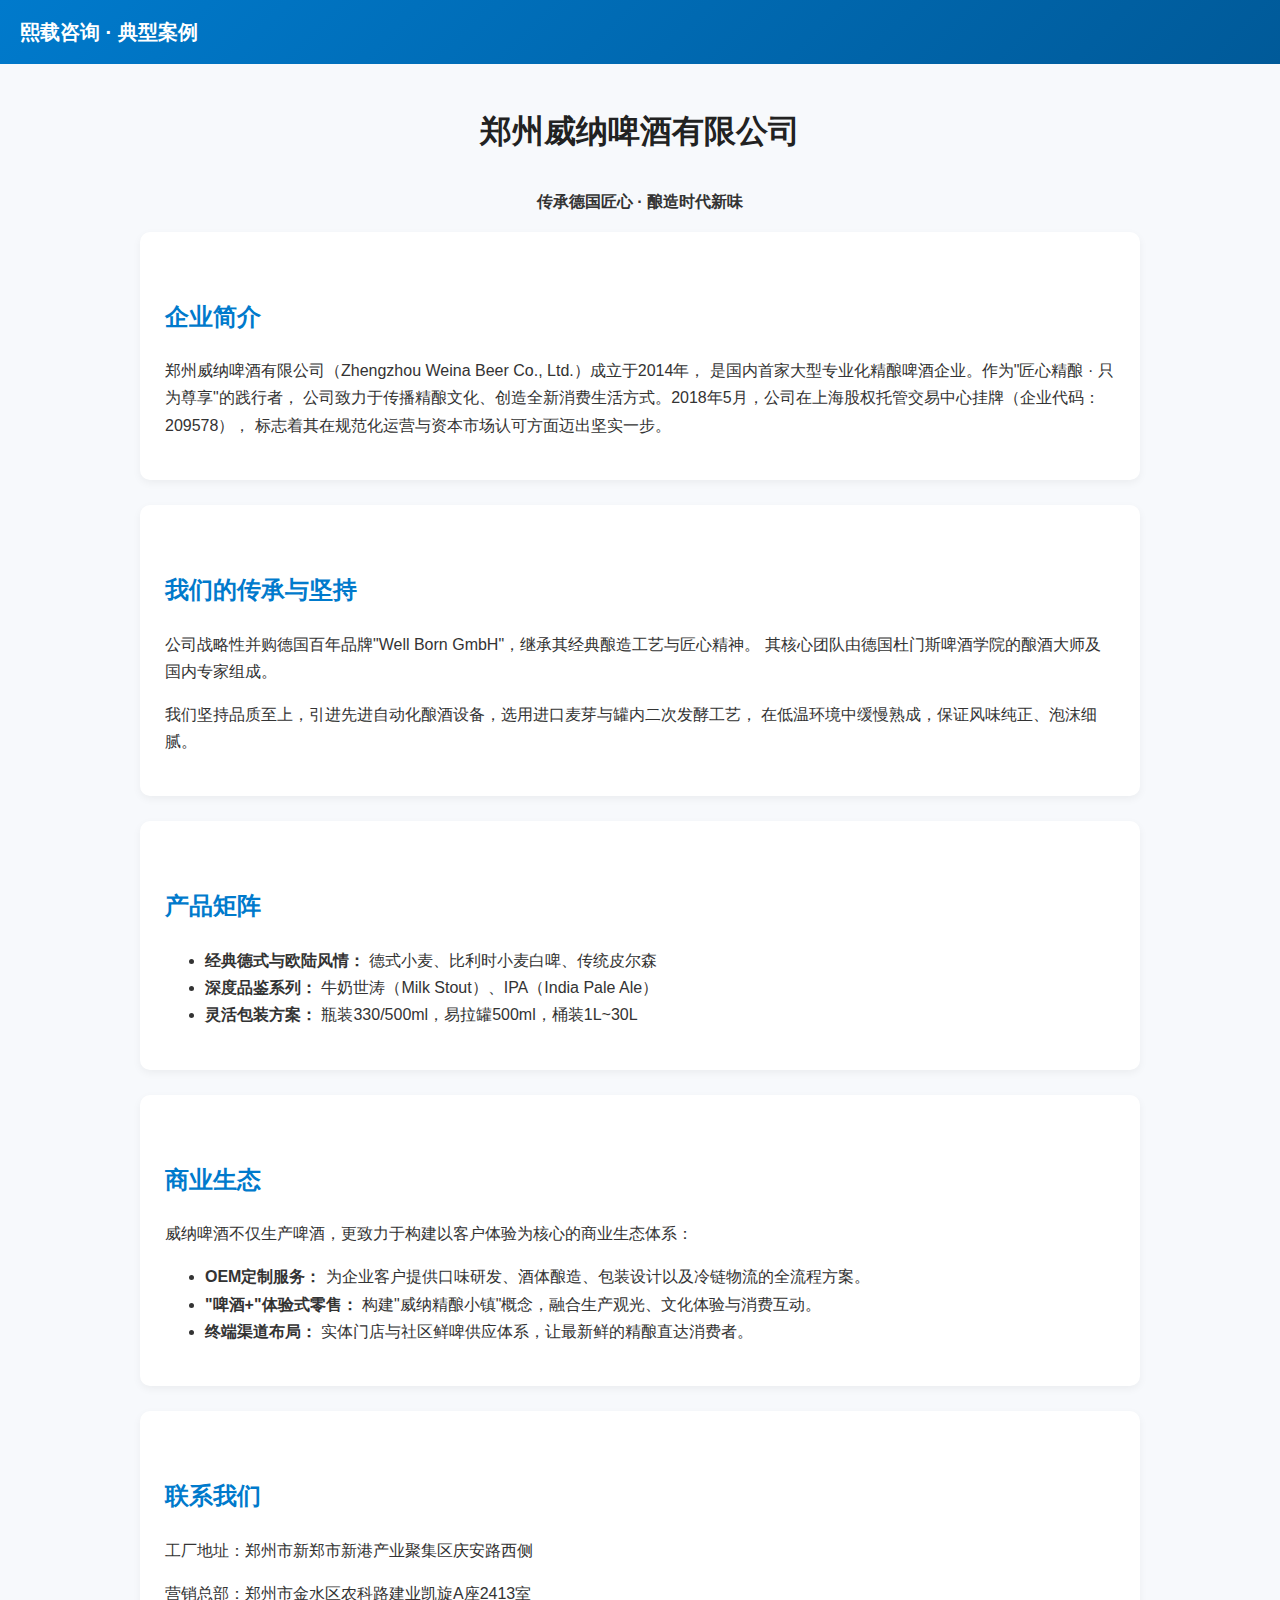
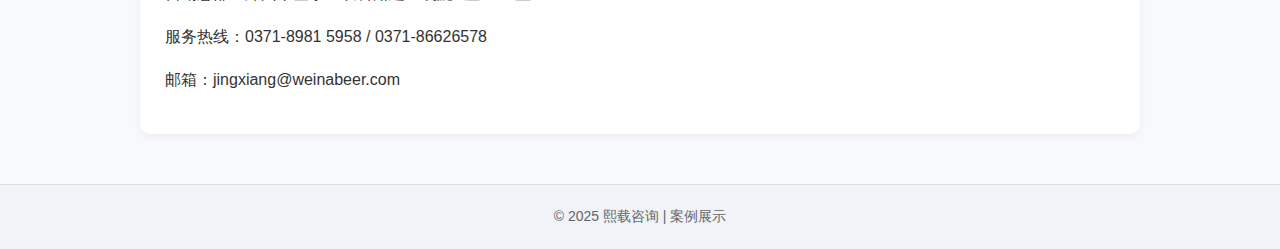
<file: cases/weina-beer.html>
<!DOCTYPE html>
<html lang="zh">
<head>
  <meta charset="UTF-8">
  <title>典型案例 · 郑州威纳啤酒有限公司 | 熙载咨询</title>
  <style>
    body {
      font-family: "Source Han Sans SC","Microsoft YaHei","PingFang SC",Arial,sans-serif;
      margin: 0;
      background: #f7f9fc;
      color: #333;
      line-height: 1.7;
    }
    header {
      background: linear-gradient(135deg,#007acc,#005a99);
      padding: 15px 20px;
      color: white;
      font-size: 20px;
      font-weight: bold;
    }
    .container {
      max-width: 1000px;
      margin: 40px auto;
      padding: 0 20px;
    }
    h1 {
      text-align: center;
      font-size: 32px;
      margin-bottom: 30px;
      color: #222;
    }
    h2 {
      color: #007acc;
      margin-top: 40px;
    }
    .section {
      background: #fff;
      padding: 25px;
      margin-bottom: 25px;
      border-radius: 10px;
      box-shadow: 0 3px 8px rgba(0,0,0,0.05);
    }
    footer {
      background: #f0f3f7;
      padding: 20px;
      text-align: center;
      font-size: 14px;
      color: #666;
      border-top: 1px solid #ddd;
      margin-top: 50px;
    }
  </style>
</head>
<body>
  <header>熙载咨询 · 典型案例</header>
  <div class="container">
    <h1>郑州威纳啤酒有限公司</h1>
    <p style="text-align:center;font-weight:bold;">传承德国匠心 · 酿造时代新味</p>

    <!-- 企业简介 -->
    <div class="section">
      <h2>企业简介</h2>
      <p>
        郑州威纳啤酒有限公司（Zhengzhou Weina Beer Co., Ltd.）成立于2014年，
        是国内首家大型专业化精酿啤酒企业。作为"匠心精酿 · 只为尊享"的践行者，
        公司致力于传播精酿文化、创造全新消费生活方式。2018年5月，公司在上海股权托管交易中心挂牌（企业代码：209578），
        标志着其在规范化运营与资本市场认可方面迈出坚实一步。
      </p>
    </div>

    <!-- 传承与品质 -->
    <div class="section">
      <h2>我们的传承与坚持</h2>
      <p>
        公司战略性并购德国百年品牌"Well Born GmbH"，继承其经典酿造工艺与匠心精神。
        其核心团队由德国杜门斯啤酒学院的酿酒大师及国内专家组成。
      </p>
      <p>
        我们坚持品质至上，引进先进自动化酿酒设备，选用进口麦芽与罐内二次发酵工艺，
        在低温环境中缓慢熟成，保证风味纯正、泡沫细腻。
      </p>
    </div>

    <!-- 产品矩阵 -->
    <div class="section">
      <h2>产品矩阵</h2>
      <ul>
        <li><strong>经典德式与欧陆风情：</strong> 德式小麦、比利时小麦白啤、传统皮尔森</li>
        <li><strong>深度品鉴系列：</strong> 牛奶世涛（Milk Stout）、IPA（India Pale Ale）</li>
        <li><strong>灵活包装方案：</strong> 瓶装330/500ml，易拉罐500ml，桶装1L~30L</li>
      </ul>
    </div>

    <!-- 商业生态 -->
    <div class="section">
      <h2>商业生态</h2>
      <p>
        威纳啤酒不仅生产啤酒，更致力于构建以客户体验为核心的商业生态体系：
      </p>
      <ul>
        <li><strong>OEM定制服务：</strong> 为企业客户提供口味研发、酒体酿造、包装设计以及冷链物流的全流程方案。</li>
        <li><strong>"啤酒+"体验式零售：</strong> 构建"威纳精酿小镇"概念，融合生产观光、文化体验与消费互动。</li>
        <li><strong>终端渠道布局：</strong> 实体门店与社区鲜啤供应体系，让最新鲜的精酿直达消费者。</li>
      </ul>
    </div>

    <!-- 联系方式 -->
    <div class="section">
      <h2>联系我们</h2>
      <p>工厂地址：郑州市新郑市新港产业聚集区庆安路西侧</p>
      <p>营销总部：郑州市金水区农科路建业凯旋A座2413室</p>
      <p>服务热线：0371-8981 5958 / 0371-86626578</p>
      <p>邮箱：jingxiang@weinabeer.com</p>
    </div>
    
  </div>
  <footer>
    © 2025 熙载咨询 | 案例展示
  </footer>
</body>
</html>
</file>
<file: assets/web/assets/mobirise-icons2/mobirise2.css>
@font-face {
  font-family: 'Moririse2';
  font-display: swap;
  src:  url('mobirise2.eot?f2bix4');
  src:  url('mobirise2.eot?f2bix4#iefix') format('embedded-opentype'),
    url('mobirise2.ttf?f2bix4') format('truetype'),
    url('mobirise2.woff?f2bix4') format('woff'),
    url('mobirise2.svg?f2bix4#mobirise2') format('svg');
  font-weight: normal;
  font-style: normal;
}

[class^="mobi-"], [class*=" mobi-"] {
  /* use !important to prevent issues with browser extensions that change fonts */
  font-family: 'Moririse2' !important;
  speak: none;
  font-style: normal;
  font-weight: normal;
  font-variant: normal;
  text-transform: none;
  line-height: 1;

  /* Better Font Rendering =========== */
  -webkit-font-smoothing: antialiased;
  -moz-osx-font-smoothing: grayscale;
}

.mobi-mbri-add-submenu:before {
  content: "\e900";
}
.mobi-mbri-alert:before {
  content: "\e901";
}
.mobi-mbri-align-center:before {
  content: "\e902";
}
.mobi-mbri-align-justify:before {
  content: "\e903";
}
.mobi-mbri-align-left:before {
  content: "\e904";
}
.mobi-mbri-align-right:before {
  content: "\e905";
}
.mobi-mbri-android:before {
  content: "\e906";
}
.mobi-mbri-apple:before {
  content: "\e907";
}
.mobi-mbri-arrow-down:before {
  content: "\e908";
}
.mobi-mbri-arrow-next:before {
  content: "\e909";
}
.mobi-mbri-arrow-prev:before {
  content: "\e90a";
}
.mobi-mbri-arrow-up:before {
  content: "\e90b";
}
.mobi-mbri-bold:before {
  content: "\e90c";
}
.mobi-mbri-bookmark:before {
  content: "\e90d";
}
.mobi-mbri-bootstrap:before {
  content: "\e90e";
}
.mobi-mbri-briefcase:before {
  content: "\e90f";
}
.mobi-mbri-browse:before {
  content: "\e910";
}
.mobi-mbri-bulleted-list:before {
  content: "\e911";
}
.mobi-mbri-calendar:before {
  content: "\e912";
}
.mobi-mbri-camera:before {
  content: "\e913";
}
.mobi-mbri-cart-add:before {
  content: "\e914";
}
.mobi-mbri-cart-full:before {
  content: "\e915";
}
.mobi-mbri-cash:before {
  content: "\e916";
}
.mobi-mbri-change-style:before {
  content: "\e917";
}
.mobi-mbri-chat:before {
  content: "\e918";
}
.mobi-mbri-clock:before {
  content: "\e919";
}
.mobi-mbri-close:before {
  content: "\e91a";
}
.mobi-mbri-cloud:before {
  content: "\e91b";
}
.mobi-mbri-code:before {
  content: "\e91c";
}
.mobi-mbri-contact-form:before {
  content: "\e91d";
}
.mobi-mbri-credit-card:before {
  content: "\e91e";
}
.mobi-mbri-cursor-click:before {
  content: "\e91f";
}
.mobi-mbri-cust-feedback:before {
  content: "\e920";
}
.mobi-mbri-database:before {
  content: "\e921";
}
.mobi-mbri-delivery:before {
  content: "\e922";
}
.mobi-mbri-desktop:before {
  content: "\e923";
}
.mobi-mbri-devices:before {
  content: "\e924";
}
.mobi-mbri-down:before {
  content: "\e925";
}
.mobi-mbri-download-2:before {
  content: "\e926";
}
.mobi-mbri-download:before {
  content: "\e927";
}
.mobi-mbri-drag-n-drop-2:before {
  content: "\e928";
}
.mobi-mbri-drag-n-drop:before {
  content: "\e929";
}
.mobi-mbri-edit-2:before {
  content: "\e92a";
}
.mobi-mbri-edit:before {
  content: "\e92b";
}
.mobi-mbri-error:before {
  content: "\e92c";
}
.mobi-mbri-extension:before {
  content: "\e92d";
}
.mobi-mbri-features:before {
  content: "\e92e";
}
.mobi-mbri-file:before {
  content: "\e92f";
}
.mobi-mbri-flag:before {
  content: "\e930";
}
.mobi-mbri-folder:before {
  content: "\e931";
}
.mobi-mbri-gift:before {
  content: "\e932";
}
.mobi-mbri-github:before {
  content: "\e933";
}
.mobi-mbri-globe-2:before {
  content: "\e934";
}
.mobi-mbri-globe:before {
  content: "\e935";
}
.mobi-mbri-growing-chart:before {
  content: "\e936";
}
.mobi-mbri-hearth:before {
  content: "\e937";
}
.mobi-mbri-help:before {
  content: "\e938";
}
.mobi-mbri-home:before {
  content: "\e939";
}
.mobi-mbri-hot-cup:before {
  content: "\e93a";
}
.mobi-mbri-idea:before {
  content: "\e93b";
}
.mobi-mbri-image-gallery:before {
  content: "\e93c";
}
.mobi-mbri-image-slider:before {
  content: "\e93d";
}
.mobi-mbri-info:before {
  content: "\e93e";
}
.mobi-mbri-italic:before {
  content: "\e93f";
}
.mobi-mbri-key:before {
  content: "\e940";
}
.mobi-mbri-laptop:before {
  content: "\e941";
}
.mobi-mbri-layers:before {
  content: "\e942";
}
.mobi-mbri-left-right:before {
  content: "\e943";
}
.mobi-mbri-left:before {
  content: "\e944";
}
.mobi-mbri-letter:before {
  content: "\e945";
}
.mobi-mbri-like:before {
  content: "\e946";
}
.mobi-mbri-link:before {
  content: "\e947";
}
.mobi-mbri-lock:before {
  content: "\e948";
}
.mobi-mbri-login:before {
  content: "\e949";
}
.mobi-mbri-logout:before {
  content: "\e94a";
}
.mobi-mbri-magic-stick:before {
  content: "\e94b";
}
.mobi-mbri-map-pin:before {
  content: "\e94c";
}
.mobi-mbri-menu:before {
  content: "\e94d";
}
.mobi-mbri-mobile-2:before {
  content: "\e94e";
}
.mobi-mbri-mobile-horizontal:before {
  content: "\e94f";
}
.mobi-mbri-mobile:before {
  content: "\e950";
}
.mobi-mbri-mobirise:before {
  content: "\e951";
}
.mobi-mbri-more-horizontal:before {
  content: "\e952";
}
.mobi-mbri-more-vertical:before {
  content: "\e953";
}
.mobi-mbri-music:before {
  content: "\e954";
}
.mobi-mbri-new-file:before {
  content: "\e955";
}
.mobi-mbri-numbered-list:before {
  content: "\e956";
}
.mobi-mbri-opened-folder:before {
  content: "\e957";
}
.mobi-mbri-pages:before {
  content: "\e958";
}
.mobi-mbri-paper-plane:before {
  content: "\e959";
}
.mobi-mbri-paperclip:before {
  content: "\e95a";
}
.mobi-mbri-phone:before {
  content: "\e95b";
}
.mobi-mbri-photo:before {
  content: "\e95c";
}
.mobi-mbri-photos:before {
  content: "\e95d";
}
.mobi-mbri-pin:before {
  content: "\e95e";
}
.mobi-mbri-play:before {
  content: "\e95f";
}
.mobi-mbri-plus:before {
  content: "\e960";
}
.mobi-mbri-preview:before {
  content: "\e961";
}
.mobi-mbri-print:before {
  content: "\e962";
}
.mobi-mbri-protect:before {
  content: "\e963";
}
.mobi-mbri-question:before {
  content: "\e964";
}
.mobi-mbri-quote-left:before {
  content: "\e965";
}
.mobi-mbri-quote-right:before {
  content: "\e966";
}
.mobi-mbri-redo:before {
  content: "\e967";
}
.mobi-mbri-refresh:before {
  content: "\e968";
}
.mobi-mbri-responsive-2:before {
  content: "\e969";
}
.mobi-mbri-responsive:before {
  content: "\e96a";
}
.mobi-mbri-right:before {
  content: "\e96b";
}
.mobi-mbri-rocket:before {
  content: "\e96c";
}
.mobi-mbri-sad-face:before {
  content: "\e96d";
}
.mobi-mbri-sale:before {
  content: "\e96e";
}
.mobi-mbri-save:before {
  content: "\e96f";
}
.mobi-mbri-search:before {
  content: "\e970";
}
.mobi-mbri-setting-2:before {
  content: "\e971";
}
.mobi-mbri-setting-3:before {
  content: "\e972";
}
.mobi-mbri-setting:before {
  content: "\e973";
}
.mobi-mbri-share:before {
  content: "\e974";
}
.mobi-mbri-shopping-bag:before {
  content: "\e975";
}
.mobi-mbri-shopping-basket:before {
  content: "\e976";
}
.mobi-mbri-shopping-cart:before {
  content: "\e977";
}
.mobi-mbri-sites:before {
  content: "\e978";
}
.mobi-mbri-smile-face:before {
  content: "\e979";
}
.mobi-mbri-speed:before {
  content: "\e97a";
}
.mobi-mbri-star:before {
  content: "\e97b";
}
.mobi-mbri-success:before {
  content: "\e97c";
}
.mobi-mbri-sun:before {
  content: "\e97d";
}
.mobi-mbri-sun2:before {
  content: "\e97e";
}
.mobi-mbri-tablet-vertical:before {
  content: "\e97f";
}
.mobi-mbri-tablet:before {
  content: "\e980";
}
.mobi-mbri-target:before {
  content: "\e981";
}
.mobi-mbri-timer:before {
  content: "\e982";
}
.mobi-mbri-to-ftp:before {
  content: "\e983";
}
.mobi-mbri-to-local-drive:before {
  content: "\e984";
}
.mobi-mbri-touch-swipe:before {
  content: "\e985";
}
.mobi-mbri-touch:before {
  content: "\e986";
}
.mobi-mbri-trash:before {
  content: "\e987";
}
.mobi-mbri-underline:before {
  content: "\e988";
}
.mobi-mbri-undo:before {
  content: "\e989";
}
.mobi-mbri-unlink:before {
  content: "\e98a";
}
.mobi-mbri-unlock:before {
  content: "\e98b";
}
.mobi-mbri-up-down:before {
  content: "\e98c";
}
.mobi-mbri-up:before {
  content: "\e98d";
}
.mobi-mbri-update:before {
  content: "\e98e";
}
.mobi-mbri-upload-2:before {
  content: "\e98f";
}
.mobi-mbri-upload:before {
  content: "\e990";
}
.mobi-mbri-user-2:before {
  content: "\e991";
}
.mobi-mbri-user:before {
  content: "\e992";
}
.mobi-mbri-users:before {
  content: "\e993";
}
.mobi-mbri-video-play:before {
  content: "\e994";
}
.mobi-mbri-video:before {
  content: "\e995";
}
.mobi-mbri-watch:before {
  content: "\e996";
}
.mobi-mbri-website-theme-2:before {
  content: "\e997";
}
.mobi-mbri-website-theme:before {
  content: "\e998";
}
.mobi-mbri-wifi:before {
  content: "\e999";
}
.mobi-mbri-windows:before {
  content: "\e99a";
}
.mobi-mbri-zoom-in:before {
  content: "\e99b";
}
.mobi-mbri-zoom-out:before {
  content: "\e99c";
}
</file>
<file: assets/parallax/jarallax.css>
.jarallax {
    position: relative;
    z-index: 0;
}
.jarallax > .jarallax-img {
    position: absolute;
    object-fit: cover;
    /* support for plugin https://github.com/bfred-it/object-fit-images */
    font-family: 'object-fit: cover;';
    top: 0;
    left: 0;
    width: 100%;
    height: 100%;
    z-index: -1;
}
</file>
<file: assets/dropdown/css/style.css>
.navbar-dropdown {
  left: 0;
  padding: 0;
  position: absolute;
  right: 0;
  top: 0;
  transition: all 0.45s ease;
  z-index: 1030;
  background: #282828; }
  .navbar-dropdown .navbar-logo {
    margin-right: 0.8rem;
    transition: margin 0.3s ease-in-out;
    vertical-align: middle; }
    .navbar-dropdown .navbar-logo img {
      height: 3.125rem;
      transition: all 0.3s ease-in-out; }
    .navbar-dropdown .navbar-logo.mbr-iconfont {
      font-size: 3.125rem;
      line-height: 3.125rem; }
  .navbar-dropdown .navbar-caption {
    font-weight: 700;
    white-space: normal;
    vertical-align: -4px;
    line-height: 3.125rem !important; }
    .navbar-dropdown .navbar-caption, .navbar-dropdown .navbar-caption:hover {
      color: inherit;
      text-decoration: none; }
  .navbar-dropdown .mbr-iconfont + .navbar-caption {
    vertical-align: -1px; }
  .navbar-dropdown.navbar-fixed-top {
    position: fixed; }
  .navbar-dropdown .navbar-brand span {
    vertical-align: -4px; }
  .navbar-dropdown.bg-color.transparent {
    background: none; }
  .navbar-dropdown.navbar-short .navbar-brand {
    padding: 0.625rem 0; }
    .navbar-dropdown.navbar-short .navbar-brand span {
      vertical-align: -1px; }
  .navbar-dropdown.navbar-short .navbar-caption {
    line-height: 2.375rem !important;
    vertical-align: -2px; }
  .navbar-dropdown.navbar-short .navbar-logo {
    margin-right: 0.5rem; }
    .navbar-dropdown.navbar-short .navbar-logo img {
      height: 2.375rem; }
    .navbar-dropdown.navbar-short .navbar-logo.mbr-iconfont {
      font-size: 2.375rem;
      line-height: 2.375rem; }
  .navbar-dropdown.navbar-short .mbr-table-cell {
    height: 3.625rem; }
  .navbar-dropdown .navbar-close {
    left: 0.6875rem;
    position: fixed;
    top: 0.75rem;
    z-index: 1000; }
  .navbar-dropdown .hamburger-icon {
    content: "";
    display: inline-block;
    vertical-align: middle;
    width: 16px;
    -webkit-box-shadow: 0 -6px 0 1px #282828,0 0 0 1px #282828,0 6px 0 1px #282828;
    -moz-box-shadow: 0 -6px 0 1px #282828,0 0 0 1px #282828,0 6px 0 1px #282828;
    box-shadow: 0 -6px 0 1px #282828,0 0 0 1px #282828,0 6px 0 1px #282828; }

.dropdown-menu .dropdown-toggle[data-toggle="dropdown-submenu"]::after {
  border-bottom: 0.35em solid transparent;
  border-left: 0.35em solid;
  border-right: 0;
  border-top: 0.35em solid transparent;
  margin-left: 0.3rem; }

.dropdown-menu .dropdown-item:focus {
  outline: 0; }

.nav-dropdown {
  font-size: 0.75rem;
  font-weight: 500;
  height: auto !important; }
  .nav-dropdown .nav-btn {
    padding-left: 1rem; }
  .nav-dropdown .link {
    margin: .667em 1.667em;
    font-weight: 500;
    padding: 0;
    transition: color .2s ease-in-out; }
    .nav-dropdown .link.dropdown-toggle {
      margin-right: 2.583em; }
      .nav-dropdown .link.dropdown-toggle::after {
        margin-left: .25rem;
        border-top: 0.35em solid;
        border-right: 0.35em solid transparent;
        border-left: 0.35em solid transparent;
        border-bottom: 0; }
      .nav-dropdown .link.dropdown-toggle[aria-expanded="true"] {
        margin: 0;
        padding: 0.667em 3.263em  0.667em 1.667em; }
  .nav-dropdown .link::after,
  .nav-dropdown .dropdown-item::after {
    color: inherit; }
  .nav-dropdown .btn {
    font-size: 0.75rem;
    font-weight: 700;
    letter-spacing: 0;
    margin-bottom: 0;
    padding-left: 1.25rem;
    padding-right: 1.25rem; }
  .nav-dropdown .dropdown-menu {
    border-radius: 0;
    border: 0;
    left: 0;
    margin: 0;
    padding-bottom: 1.25rem;
    padding-top: 1.25rem;
    position: relative; }
  .nav-dropdown .dropdown-submenu {
    margin-left: 0.125rem;
    top: 0; }
  .nav-dropdown .dropdown-item {
    font-weight: 500;
    line-height: 2;
    padding: 0.3846em 4.615em 0.3846em 1.5385em;
    position: relative;
    transition: color .2s ease-in-out, background-color .2s ease-in-out; }
    .nav-dropdown .dropdown-item::after {
      margin-top: -0.3077em;
      position: absolute;
      right: 1.1538em;
      top: 50%; }
    .nav-dropdown .dropdown-item:focus, .nav-dropdown .dropdown-item:hover {
      background: none; }

@media (max-width: 767px) {
  .nav-dropdown.navbar-toggleable-sm {
    bottom: 0;
    display: none;
    left: 0;
    overflow-x: hidden;
    position: fixed;
    top: 0;
    transform: translateX(-100%);
    -ms-transform: translateX(-100%);
    -webkit-transform: translateX(-100%);
    width: 18.75rem;
    z-index: 999; } }
.nav-dropdown.navbar-toggleable-xl {
  bottom: 0;
  display: none;
  left: 0;
  overflow-x: hidden;
  position: fixed;
  top: 0;
  transform: translateX(-100%);
  -ms-transform: translateX(-100%);
  -webkit-transform: translateX(-100%);
  width: 18.75rem;
  z-index: 999; }

.nav-dropdown-sm {
  display: block !important;
  overflow-x: hidden;
  overflow: auto;
  padding-top: 3.875rem; }
  .nav-dropdown-sm::after {
    content: "";
    display: block;
    height: 3rem;
    width: 100%; }
  .nav-dropdown-sm.collapse.in ~ .navbar-close {
    display: block !important; }
  .nav-dropdown-sm.collapsing, .nav-dropdown-sm.collapse.in {
    transform: translateX(0);
    -ms-transform: translateX(0);
    -webkit-transform: translateX(0);
    transition: all 0.25s ease-out;
    -webkit-transition: all 0.25s ease-out;
    background: #282828; }
  .nav-dropdown-sm.collapsing[aria-expanded="false"] {
    transform: translateX(-100%);
    -ms-transform: translateX(-100%);
    -webkit-transform: translateX(-100%); }
  .nav-dropdown-sm .nav-item {
    display: block;
    margin-left: 0 !important;
    padding-left: 0; }
  .nav-dropdown-sm .link,
  .nav-dropdown-sm .dropdown-item {
    border-top: 1px dotted rgba(255, 255, 255, 0.1);
    font-size: 0.8125rem;
    line-height: 1.6;
    margin: 0 !important;
    padding: 0.875rem 2.4rem 0.875rem 1.5625rem !important;
    position: relative;
    white-space: normal; }
    .nav-dropdown-sm .link:focus, .nav-dropdown-sm .link:hover,
    .nav-dropdown-sm .dropdown-item:focus,
    .nav-dropdown-sm .dropdown-item:hover {
      background: rgba(0, 0, 0, 0.2) !important;
      color: #c0a375; }
  .nav-dropdown-sm .nav-btn {
    position: relative;
    padding: 1.5625rem 1.5625rem 0 1.5625rem; }
    .nav-dropdown-sm .nav-btn::before {
      border-top: 1px dotted rgba(255, 255, 255, 0.1);
      content: "";
      left: 0;
      position: absolute;
      top: 0;
      width: 100%; }
    .nav-dropdown-sm .nav-btn + .nav-btn {
      padding-top: 0.625rem; }
      .nav-dropdown-sm .nav-btn + .nav-btn::before {
        display: none; }
  .nav-dropdown-sm .btn {
    padding: 0.625rem 0; }
  .nav-dropdown-sm .dropdown-toggle[data-toggle="dropdown-submenu"]::after {
    margin-left: .25rem;
    border-top: 0.35em solid;
    border-right: 0.35em solid transparent;
    border-left: 0.35em solid transparent;
    border-bottom: 0; }
  .nav-dropdown-sm .dropdown-toggle[data-toggle="dropdown-submenu"][aria-expanded="true"]::after {
    border-top: 0;
    border-right: 0.35em solid transparent;
    border-left: 0.35em solid transparent;
    border-bottom: 0.35em solid; }
  .nav-dropdown-sm .dropdown-menu {
    margin: 0;
    padding: 0;
    position: relative;
    top: 0;
    left: 0;
    width: 100%;
    border: 0;
    float: none;
    border-radius: 0;
    background: none; }
  .nav-dropdown-sm .dropdown-submenu {
    left: 100%;
    margin-left: 0.125rem;
    margin-top: -1.25rem;
    top: 0; }

.navbar-toggleable-sm .nav-dropdown .dropdown-menu {
  position: absolute; }

.navbar-toggleable-sm .nav-dropdown .dropdown-submenu {
  left: 100%;
  margin-left: 0.125rem;
  margin-top: -1.25rem;
  top: 0; }

.navbar-toggleable-sm.opened .nav-dropdown .dropdown-menu {
  position: relative; }

.navbar-toggleable-sm.opened .nav-dropdown .dropdown-submenu {
  left: 0;
  margin-left: 00rem;
  margin-top: 0rem;
  top: 0; }

.is-builder .nav-dropdown.collapsing {
  transition: none !important; }
</file>
<file: assets/socicon/css/styles.css>
@charset "UTF-8";

@font-face {
  font-family: 'Socicon';
  src:  url('../fonts/socicon.eot');
  src:  url('../fonts/socicon.eot?#iefix') format('embedded-opentype'),
    url('../fonts/socicon.woff2') format('woff2'),
    url('../fonts/socicon.ttf') format('truetype'),
    url('../fonts/socicon.woff') format('woff'),
    url('../fonts/socicon.svg#socicon') format('svg');
  font-weight: normal;
  font-style: normal;
  font-display: swap;
}

[data-icon]:before {
  font-family: "socicon" !important;
  content: attr(data-icon);
  font-style: normal !important;
  font-weight: normal !important;
  font-variant: normal !important;
  text-transform: none !important;
  speak: none;
  line-height: 1;
  -webkit-font-smoothing: antialiased;
  -moz-osx-font-smoothing: grayscale;
}

[class^="socicon-"], [class*=" socicon-"] {
  /* use !important to prevent issues with browser extensions that change fonts */
  font-family: 'Socicon' !important;
  speak: none;
  font-style: normal;
  font-weight: normal;
  font-variant: normal;
  text-transform: none;
  line-height: 1;

  /* Better Font Rendering =========== */
  -webkit-font-smoothing: antialiased;
  -moz-osx-font-smoothing: grayscale;
}

.socicon-500px:before {
  content: "\e000";
}
.socicon-8tracks:before {
  content: "\e001";
}
.socicon-airbnb:before {
  content: "\e002";
}
.socicon-alliance:before {
  content: "\e003";
}
.socicon-amazon:before {
  content: "\e004";
}
.socicon-amplement:before {
  content: "\e005";
}
.socicon-android:before {
  content: "\e006";
}
.socicon-angellist:before {
  content: "\e007";
}
.socicon-apple:before {
  content: "\e008";
}
.socicon-appnet:before {
  content: "\e009";
}
.socicon-baidu:before {
  content: "\e00a";
}
.socicon-bandcamp:before {
  content: "\e00b";
}
.socicon-battlenet:before {
  content: "\e00c";
}
.socicon-mixer:before {
  content: "\e00d";
}
.socicon-bebee:before {
  content: "\e00e";
}
.socicon-bebo:before {
  content: "\e00f";
}
.socicon-behance:before {
  content: "\e010";
}
.socicon-blizzard:before {
  content: "\e011";
}
.socicon-blogger:before {
  content: "\e012";
}
.socicon-buffer:before {
  content: "\e013";
}
.socicon-chrome:before {
  content: "\e014";
}
.socicon-coderwall:before {
  content: "\e015";
}
.socicon-curse:before {
  content: "\e016";
}
.socicon-dailymotion:before {
  content: "\e017";
}
.socicon-deezer:before {
  content: "\e018";
}
.socicon-delicious:before {
  content: "\e019";
}
.socicon-deviantart:before {
  content: "\e01a";
}
.socicon-diablo:before {
  content: "\e01b";
}
.socicon-digg:before {
  content: "\e01c";
}
.socicon-discord:before {
  content: "\e01d";
}
.socicon-disqus:before {
  content: "\e01e";
}
.socicon-douban:before {
  content: "\e01f";
}
.socicon-draugiem:before {
  content: "\e020";
}
.socicon-dribbble:before {
  content: "\e021";
}
.socicon-drupal:before {
  content: "\e022";
}
.socicon-ebay:before {
  content: "\e023";
}
.socicon-ello:before {
  content: "\e024";
}
.socicon-endomodo:before {
  content: "\e025";
}
.socicon-envato:before {
  content: "\e026";
}
.socicon-etsy:before {
  content: "\e027";
}
.socicon-facebook:before {
  content: "\e028";
}
.socicon-feedburner:before {
  content: "\e029";
}
.socicon-filmweb:before {
  content: "\e02a";
}
.socicon-firefox:before {
  content: "\e02b";
}
.socicon-flattr:before {
  content: "\e02c";
}
.socicon-flickr:before {
  content: "\e02d";
}
.socicon-formulr:before {
  content: "\e02e";
}
.socicon-forrst:before {
  content: "\e02f";
}
.socicon-foursquare:before {
  content: "\e030";
}
.socicon-friendfeed:before {
  content: "\e031";
}
.socicon-github:before {
  content: "\e032";
}
.socicon-goodreads:before {
  content: "\e033";
}
.socicon-google:before {
  content: "\e034";
}
.socicon-googlescholar:before {
  content: "\e035";
}
.socicon-googlegroups:before {
  content: "\e036";
}
.socicon-googlephotos:before {
  content: "\e037";
}
.socicon-googleplus:before {
  content: "\e038";
}
.socicon-grooveshark:before {
  content: "\e039";
}
.socicon-hackerrank:before {
  content: "\e03a";
}
.socicon-hearthstone:before {
  content: "\e03b";
}
.socicon-hellocoton:before {
  content: "\e03c";
}
.socicon-heroes:before {
  content: "\e03d";
}
.socicon-smashcast:before {
  content: "\e03e";
}
.socicon-horde:before {
  content: "\e03f";
}
.socicon-houzz:before {
  content: "\e040";
}
.socicon-icq:before {
  content: "\e041";
}
.socicon-identica:before {
  content: "\e042";
}
.socicon-imdb:before {
  content: "\e043";
}
.socicon-instagram:before {
  content: "\e044";
}
.socicon-issuu:before {
  content: "\e045";
}
.socicon-istock:before {
  content: "\e046";
}
.socicon-itunes:before {
  content: "\e047";
}
.socicon-keybase:before {
  content: "\e048";
}
.socicon-lanyrd:before {
  content: "\e049";
}
.socicon-lastfm:before {
  content: "\e04a";
}
.socicon-line:before {
  content: "\e04b";
}
.socicon-linkedin:before {
  content: "\e04c";
}
.socicon-livejournal:before {
  content: "\e04d";
}
.socicon-lyft:before {
  content: "\e04e";
}
.socicon-macos:before {
  content: "\e04f";
}
.socicon-mail:before {
  content: "\e050";
}
.socicon-medium:before {
  content: "\e051";
}
.socicon-meetup:before {
  content: "\e052";
}
.socicon-mixcloud:before {
  content: "\e053";
}
.socicon-modelmayhem:before {
  content: "\e054";
}
.socicon-mumble:before {
  content: "\e055";
}
.socicon-myspace:before {
  content: "\e056";
}
.socicon-newsvine:before {
  content: "\e057";
}
.socicon-nintendo:before {
  content: "\e058";
}
.socicon-npm:before {
  content: "\e059";
}
.socicon-odnoklassniki:before {
  content: "\e05a";
}
.socicon-openid:before {
  content: "\e05b";
}
.socicon-opera:before {
  content: "\e05c";
}
.socicon-outlook:before {
  content: "\e05d";
}
.socicon-overwatch:before {
  content: "\e05e";
}
.socicon-patreon:before {
  content: "\e05f";
}
.socicon-paypal:before {
  content: "\e060";
}
.socicon-periscope:before {
  content: "\e061";
}
.socicon-persona:before {
  content: "\e062";
}
.socicon-pinterest:before {
  content: "\e063";
}
.socicon-play:before {
  content: "\e064";
}
.socicon-player:before {
  content: "\e065";
}
.socicon-playstation:before {
  content: "\e066";
}
.socicon-pocket:before {
  content: "\e067";
}
.socicon-qq:before {
  content: "\e068";
}
.socicon-quora:before {
  content: "\e069";
}
.socicon-raidcall:before {
  content: "\e06a";
}
.socicon-ravelry:before {
  content: "\e06b";
}
.socicon-reddit:before {
  content: "\e06c";
}
.socicon-renren:before {
  content: "\e06d";
}
.socicon-researchgate:before {
  content: "\e06e";
}
.socicon-residentadvisor:before {
  content: "\e06f";
}
.socicon-reverbnation:before {
  content: "\e070";
}
.socicon-rss:before {
  content: "\e071";
}
.socicon-sharethis:before {
  content: "\e072";
}
.socicon-skype:before {
  content: "\e073";
}
.socicon-slideshare:before {
  content: "\e074";
}
.socicon-smugmug:before {
  content: "\e075";
}
.socicon-snapchat:before {
  content: "\e076";
}
.socicon-songkick:before {
  content: "\e077";
}
.socicon-soundcloud:before {
  content: "\e078";
}
.socicon-spotify:before {
  content: "\e079";
}
.socicon-stackexchange:before {
  content: "\e07a";
}
.socicon-stackoverflow:before {
  content: "\e07b";
}
.socicon-starcraft:before {
  content: "\e07c";
}
.socicon-stayfriends:before {
  content: "\e07d";
}
.socicon-steam:before {
  content: "\e07e";
}
.socicon-storehouse:before {
  content: "\e07f";
}
.socicon-strava:before {
  content: "\e080";
}
.socicon-streamjar:before {
  content: "\e081";
}
.socicon-stumbleupon:before {
  content: "\e082";
}
.socicon-swarm:before {
  content: "\e083";
}
.socicon-teamspeak:before {
  content: "\e084";
}
.socicon-teamviewer:before {
  content: "\e085";
}
.socicon-technorati:before {
  content: "\e086";
}
.socicon-telegram:before {
  content: "\e087";
}
.socicon-tripadvisor:before {
  content: "\e088";
}
.socicon-tripit:before {
  content: "\e089";
}
.socicon-triplej:before {
  content: "\e08a";
}
.socicon-tumblr:before {
  content: "\e08b";
}
.socicon-twitch:before {
  content: "\e08c";
}
.socicon-twitter:before {
  content: "\e08d";
}
.socicon-uber:before {
  content: "\e08e";
}
.socicon-ventrilo:before {
  content: "\e08f";
}
.socicon-viadeo:before {
  content: "\e090";
}
.socicon-viber:before {
  content: "\e091";
}
.socicon-viewbug:before {
  content: "\e092";
}
.socicon-vimeo:before {
  content: "\e093";
}
.socicon-vine:before {
  content: "\e094";
}
.socicon-vkontakte:before {
  content: "\e095";
}
.socicon-warcraft:before {
  content: "\e096";
}
.socicon-wechat:before {
  content: "\e097";
}
.socicon-weibo:before {
  content: "\e098";
}
.socicon-whatsapp:before {
  content: "\e099";
}
.socicon-wikipedia:before {
  content: "\e09a";
}
.socicon-windows:before {
  content: "\e09b";
}
.socicon-wordpress:before {
  content: "\e09c";
}
.socicon-wykop:before {
  content: "\e09d";
}
.socicon-xbox:before {
  content: "\e09e";
}
.socicon-xing:before {
  content: "\e09f";
}
.socicon-yahoo:before {
  content: "\e0a0";
}
.socicon-yammer:before {
  content: "\e0a1";
}
.socicon-yandex:before {
  content: "\e0a2";
}
.socicon-yelp:before {
  content: "\e0a3";
}
.socicon-younow:before {
  content: "\e0a4";
}
.socicon-youtube:before {
  content: "\e0a5";
}
.socicon-zapier:before {
  content: "\e0a6";
}
.socicon-zerply:before {
  content: "\e0a7";
}
.socicon-zomato:before {
  content: "\e0a8";
}
.socicon-zynga:before {
  content: "\e0a9";
}
.socicon-bluesky:before {
  content: "\e0aa";
}
.socicon-threads:before {
  content: "\e0ab";
}
.socicon-spreadshirt:before {
  content: "\e901";
}
.socicon-gamejolt:before {
  content: "\e902";
}
.socicon-trello:before {
  content: "\e903";
}
.socicon-tunein:before {
  content: "\e904";
}
.socicon-bloglovin:before {
  content: "\e905";
}
.socicon-gamewisp:before {
  content: "\e906";
}
.socicon-messenger:before {
  content: "\e907";
}
.socicon-pandora:before {
  content: "\e908";
}
.socicon-augment:before {
  content: "\e909";
}
.socicon-bitbucket:before {
  content: "\e90a";
}
.socicon-fyuse:before {
  content: "\e90b";
}
.socicon-yt-gaming:before {
  content: "\e90c";
}
.socicon-sketchfab:before {
  content: "\e90d";
}
.socicon-mobcrush:before {
  content: "\e90e";
}
.socicon-microsoft:before {
  content: "\e90f";
}
.socicon-realtor:before {
  content: "\e910";
}
.socicon-tidal:before {
  content: "\e911";
}
.socicon-qobuz:before {
  content: "\e912";
}
.socicon-natgeo:before {
  content: "\e913";
}
.socicon-mastodon:before {
  content: "\e914";
}
.socicon-unsplash:before {
  content: "\e915";
}
.socicon-homeadvisor:before {
  content: "\e916";
}
.socicon-angieslist:before {
  content: "\e917";
}
.socicon-codepen:before {
  content: "\e918";
}
.socicon-slack:before {
  content: "\e919";
}
.socicon-openaigym:before {
  content: "\e91a";
}
.socicon-logmein:before {
  content: "\e91b";
}
.socicon-fiverr:before {
  content: "\e91c";
}
.socicon-gotomeeting:before {
  content: "\e91d";
}
.socicon-aliexpress:before {
  content: "\e91e";
}
.socicon-guru:before {
  content: "\e91f";
}
.socicon-appstore:before {
  content: "\e920";
}
.socicon-homes:before {
  content: "\e921";
}
.socicon-zoom:before {
  content: "\e922";
}
.socicon-alibaba:before {
  content: "\e923";
}
.socicon-craigslist:before {
  content: "\e924";
}
.socicon-wix:before {
  content: "\e925";
}
.socicon-redfin:before {
  content: "\e926";
}
.socicon-googlecalendar:before {
  content: "\e927";
}
.socicon-shopify:before {
  content: "\e928";
}
.socicon-freelancer:before {
  content: "\e929";
}
.socicon-seedrs:before {
  content: "\e92a";
}
.socicon-bing:before {
  content: "\e92b";
}
.socicon-doodle:before {
  content: "\e92c";
}
.socicon-bonanza:before {
  content: "\e92d";
}
.socicon-squarespace:before {
  content: "\e92e";
}
.socicon-toptal:before {
  content: "\e92f";
}
.socicon-gust:before {
  content: "\e930";
}
.socicon-ask:before {
  content: "\e931";
}
.socicon-trulia:before {
  content: "\e932";
}
.socicon-loomly:before {
  content: "\e933";
}
.socicon-ghost:before {
  content: "\e934";
}
.socicon-upwork:before {
  content: "\e935";
}
.socicon-fundable:before {
  content: "\e936";
}
.socicon-booking:before {
  content: "\e937";
}
.socicon-googlemaps:before {
  content: "\e938";
}
.socicon-zillow:before {
  content: "\e939";
}
.socicon-niconico:before {
  content: "\e93a";
}
.socicon-toneden:before {
  content: "\e93b";
}
.socicon-crunchbase:before {
  content: "\e93c";
}
.socicon-homefy:before {
  content: "\e93d";
}
.socicon-calendly:before {
  content: "\e93e";
}
.socicon-livemaster:before {
  content: "\e93f";
}
.socicon-udemy:before {
  content: "\e940";
}
.socicon-codered:before {
  content: "\e941";
}
.socicon-origin:before {
  content: "\e942";
}
.socicon-nextdoor:before {
  content: "\e943";
}
.socicon-portfolio:before {
  content: "\e944";
}
.socicon-instructables:before {
  content: "\e945";
}
.socicon-gitlab:before {
  content: "\e946";
}
.socicon-hackernews:before {
  content: "\e947";
}
.socicon-smashwords:before {
  content: "\e948";
}
.socicon-kobo:before {
  content: "\e949";
}
.socicon-bookbub:before {
  content: "\e94a";
}
.socicon-mailru:before {
  content: "\e94b";
}
.socicon-moddb:before {
  content: "\e94c";
}
.socicon-indiedb:before {
  content: "\e94d";
}
.socicon-traxsource:before {
  content: "\e94e";
}
.socicon-gamefor:before {
  content: "\e94f";
}
.socicon-pixiv:before {
  content: "\e950";
}
.socicon-myanimelist:before {
  content: "\e951";
}
.socicon-blackberry:before {
  content: "\e952";
}
.socicon-wickr:before {
  content: "\e953";
}
.socicon-spip:before {
  content: "\e954";
}
.socicon-napster:before {
  content: "\e955";
}
.socicon-beatport:before {
  content: "\e956";
}
.socicon-hackerone:before {
  content: "\e957";
}
.socicon-internet:before {
  content: "\e958";
}
.socicon-ubuntu:before {
  content: "\e959";
}
.socicon-artstation:before {
  content: "\e95a";
}
.socicon-invision:before {
  content: "\e95b";
}
.socicon-torial:before {
  content: "\e95c";
}
.socicon-collectorz:before {
  content: "\e95d";
}
.socicon-seenthis:before {
  content: "\e95e";
}
.socicon-googleplaymusic:before {
  content: "\e95f";
}
.socicon-debian:before {
  content: "\e960";
}
.socicon-filmfreeway:before {
  content: "\e961";
}
.socicon-gnome:before {
  content: "\e962";
}
.socicon-itchio:before {
  content: "\e963";
}
.socicon-jamendo:before {
  content: "\e964";
}
.socicon-mix:before {
  content: "\e965";
}
.socicon-sharepoint:before {
  content: "\e966";
}
.socicon-tinder:before {
  content: "\e967";
}
.socicon-windguru:before {
  content: "\e968";
}
.socicon-cdbaby:before {
  content: "\e969";
}
.socicon-elementaryos:before {
  content: "\e96a";
}
.socicon-stage32:before {
  content: "\e96b";
}
.socicon-tiktok:before {
  content: "\e96c";
}
.socicon-gitter:before {
  content: "\e96d";
}
.socicon-letterboxd:before {
  content: "\e96e";
}
.socicon-threema:before {
  content: "\e96f";
}
.socicon-splice:before {
  content: "\e970";
}
.socicon-metapop:before {
  content: "\e971";
}
.socicon-naver:before {
  content: "\e972";
}
.socicon-remote:before {
  content: "\e973";
}
.socicon-flipboard:before {
  content: "\e974";
}
.socicon-googlehangouts:before {
  content: "\e975";
}
.socicon-dlive:before {
  content: "\e976";
}
.socicon-vsco:before {
  content: "\e977";
}
.socicon-stitcher:before {
  content: "\e978";
}
.socicon-avvo:before {
  content: "\e979";
}
.socicon-redbubble:before {
  content: "\e97a";
}
.socicon-society6:before {
  content: "\e97b";
}
.socicon-zazzle:before {
  content: "\e97c";
}
.socicon-eitaa:before {
  content: "\e97d";
}
.socicon-soroush:before {
  content: "\e97e";
}
.socicon-bale:before {
  content: "\e97f";
}
</file>
<file: assets/theme/css/style.css>
@charset "UTF-8";
section {
  background-color: #ffffff;
}

body {
  font-style: normal;
  line-height: 1.5;
  font-weight: 400;
  color: #232323;
  position: relative;
}

button {
  background-color: transparent;
  border-color: transparent;
}

.embla__button,
.carousel-control {
  background-color: #edefea !important;
  opacity: 0.8 !important;
  color: #464845 !important;
  border-color: #edefea !important;
}

.carousel .close,
.modalWindow .close {
  background-color: #edefea !important;
  color: #464845 !important;
  border-color: #edefea !important;
  opacity: 0.8 !important;
}

.carousel .close:hover,
.modalWindow .close:hover {
  opacity: 1 !important;
}

.carousel-indicators li {
  background-color: #edefea !important;
  border: 2px solid #464845 !important;
}

.carousel-indicators li:hover,
.carousel-indicators li:active {
  opacity: 0.8 !important;
}

.embla__button:hover,
.carousel-control:hover {
  background-color: #edefea !important;
  opacity: 1 !important;
}

.modalWindow-video-container {
  height: 80%;
}

section,
.container,
.container-fluid {
  position: relative;
  word-wrap: break-word;
}

a.mbr-iconfont:hover {
  text-decoration: none;
}

.article .lead p,
.article .lead ul,
.article .lead ol,
.article .lead pre,
.article .lead blockquote {
  margin-bottom: 0;
}

a {
  font-style: normal;
  font-weight: 400;
  cursor: pointer;
}
a, a:hover {
  text-decoration: none;
}

.mbr-section-title {
  font-style: normal;
  line-height: 1.3;
}

.mbr-section-subtitle {
  line-height: 1.3;
}

.mbr-text {
  font-style: normal;
  line-height: 1.7;
}

h1,
h2,
h3,
h4,
h5,
h6,
.display-1,
.display-2,
.display-4,
.display-5,
.display-7,
span,
p,
a {
  line-height: 1;
  word-break: break-word;
  word-wrap: break-word;
  font-weight: 400;
}

b,
strong {
  font-weight: bold;
}

input:-webkit-autofill, input:-webkit-autofill:hover, input:-webkit-autofill:focus, input:-webkit-autofill:active {
  transition-delay: 9999s;
  -webkit-transition-property: background-color, color;
  transition-property: background-color, color;
}

textarea[type=hidden] {
  display: none;
}

section {
  background-position: 50% 50%;
  background-repeat: no-repeat;
  background-size: cover;
}
section .mbr-background-video,
section .mbr-background-video-preview {
  position: absolute;
  bottom: 0;
  left: 0;
  right: 0;
  top: 0;
}

.hidden {
  visibility: hidden;
}

.mbr-z-index20 {
  z-index: 20;
}

/*! Base colors */
.mbr-white {
  color: #ffffff;
}

.mbr-black {
  color: #111111;
}

.mbr-bg-white {
  background-color: #ffffff;
}

.mbr-bg-black {
  background-color: #000000;
}

/*! Text-aligns */
.align-left {
  text-align: left;
}

.align-center {
  text-align: center;
}

.align-right {
  text-align: right;
}

/*! Font-weight  */
.mbr-light {
  font-weight: 300;
}

.mbr-regular {
  font-weight: 400;
}

.mbr-semibold {
  font-weight: 500;
}

.mbr-bold {
  font-weight: 700;
}

/*! Media  */
.media-content {
  flex-basis: 100%;
}

.media-container-row {
  display: flex;
  flex-direction: row;
  flex-wrap: wrap;
  justify-content: center;
  align-content: center;
  align-items: start;
}
.media-container-row .media-size-item {
  width: 400px;
}

.media-container-column {
  display: flex;
  flex-direction: column;
  flex-wrap: wrap;
  justify-content: center;
  align-content: center;
  align-items: stretch;
}
.media-container-column > * {
  width: 100%;
}

@media (min-width: 992px) {
  .media-container-row {
    flex-wrap: nowrap;
  }
}
figure {
  margin-bottom: 0;
  overflow: hidden;
}

figure[mbr-media-size] {
  transition: width 0.1s;
}

img,
iframe {
  display: block;
  width: 100%;
}

.card {
  background-color: transparent;
  border: none;
}

.card-box {
  width: 100%;
}

.card-img {
  text-align: center;
  flex-shrink: 0;
  -webkit-flex-shrink: 0;
}

.media {
  max-width: 100%;
  margin: 0 auto;
}

.mbr-figure {
  align-self: center;
}

.media-container > div {
  max-width: 100%;
}

.mbr-figure img,
.card-img img {
  width: 100%;
}

@media (max-width: 991px) {
  .media-size-item {
    width: auto !important;
  }
  .media {
    width: auto;
  }
  .mbr-figure {
    width: 100% !important;
  }
}
/*! Buttons */
.mbr-section-btn {
  margin-left: -0.6rem;
  margin-right: -0.6rem;
  font-size: 0;
}

.btn {
  font-weight: 600;
  border-width: 1px;
  font-style: normal;
  margin: 0.6rem 0.6rem;
  white-space: normal;
  transition: all 0.2s ease-in-out;
  display: inline-flex;
  align-items: center;
  justify-content: center;
  word-break: break-word;
}

.btn-sm {
  font-weight: 600;
  letter-spacing: 0px;
  transition: all 0.3s ease-in-out;
}

.btn-md {
  font-weight: 600;
  letter-spacing: 0px;
  transition: all 0.3s ease-in-out;
}

.btn-lg {
  font-weight: 600;
  letter-spacing: 0px;
  transition: all 0.3s ease-in-out;
}

.btn-form {
  margin: 0;
}
.btn-form:hover {
  cursor: pointer;
}

nav .mbr-section-btn {
  margin-left: 0rem;
  margin-right: 0rem;
}

/*! Btn icon margin */
.btn .mbr-iconfont,
.btn.btn-sm .mbr-iconfont {
  order: 1;
  cursor: pointer;
  margin-left: 0.5rem;
  vertical-align: sub;
}

.btn.btn-md .mbr-iconfont,
.btn.btn-md .mbr-iconfont {
  margin-left: 0.8rem;
}

.mbr-regular {
  font-weight: 400;
}

.mbr-semibold {
  font-weight: 500;
}

.mbr-bold {
  font-weight: 700;
}

[type=submit] {
  -webkit-appearance: none;
}

/*! Full-screen */
.mbr-fullscreen .mbr-overlay {
  min-height: 100vh;
}

.mbr-fullscreen {
  display: flex;
  display: -moz-flex;
  display: -ms-flex;
  display: -o-flex;
  align-items: center;
  min-height: 100vh;
  padding-top: 3rem;
  padding-bottom: 3rem;
}

/*! Map */
.map {
  height: 25rem;
  position: relative;
}
.map iframe {
  width: 100%;
  height: 100%;
}

/*! Scroll to top arrow */
.mbr-arrow-up {
  bottom: 25px;
  right: 90px;
  position: fixed;
  text-align: right;
  z-index: 5000;
  color: #ffffff;
  font-size: 22px;
}

.mbr-arrow-up a {
  background: rgba(0, 0, 0, 0.2);
  border-radius: 50%;
  color: #fff;
  display: inline-block;
  height: 60px;
  width: 60px;
  border: 2px solid #fff;
  outline-style: none !important;
  position: relative;
  text-decoration: none;
  transition: all 0.3s ease-in-out;
  cursor: pointer;
  text-align: center;
}
.mbr-arrow-up a:hover {
  background-color: rgba(0, 0, 0, 0.4);
}
.mbr-arrow-up a i {
  line-height: 60px;
}

.mbr-arrow-up-icon {
  display: block;
  color: #fff;
}

.mbr-arrow-up-icon::before {
  content: "›";
  display: inline-block;
  font-family: serif;
  font-size: 22px;
  line-height: 1;
  font-style: normal;
  position: relative;
  top: 6px;
  left: -4px;
  transform: rotate(-90deg);
}

/*! Arrow Down */
.mbr-arrow {
  position: absolute;
  bottom: 45px;
  left: 50%;
  width: 60px;
  height: 60px;
  cursor: pointer;
  background-color: rgba(80, 80, 80, 0.5);
  border-radius: 50%;
  transform: translateX(-50%);
}
@media (max-width: 767px) {
  .mbr-arrow {
    display: none;
  }
}
.mbr-arrow > a {
  display: inline-block;
  text-decoration: none;
  outline-style: none;
  animation: arrowdown 1.7s ease-in-out infinite;
  color: #ffffff;
}
.mbr-arrow > a > i {
  position: absolute;
  top: -2px;
  left: 15px;
  font-size: 2rem;
}

#scrollToTop a i::before {
  content: "";
  position: absolute;
  display: block;
  border-bottom: 2.5px solid #fff;
  border-left: 2.5px solid #fff;
  width: 27.8%;
  height: 27.8%;
  left: 50%;
  top: 51%;
  transform: translateY(-30%) translateX(-50%) rotate(135deg);
}

@keyframes arrowdown {
  0% {
    transform: translateY(0px);
  }
  50% {
    transform: translateY(-5px);
  }
  100% {
    transform: translateY(0px);
  }
}
@media (max-width: 500px) {
  .mbr-arrow-up {
    left: 0;
    right: 0;
    text-align: center;
  }
}
/*Gradients animation*/
@keyframes gradient-animation {
  from {
    background-position: 0% 100%;
    animation-timing-function: ease-in-out;
  }
  to {
    background-position: 100% 0%;
    animation-timing-function: ease-in-out;
  }
}
.bg-gradient {
  background-size: 200% 200%;
  animation: gradient-animation 5s infinite alternate;
  -webkit-animation: gradient-animation 5s infinite alternate;
}

.menu .navbar-brand {
  display: -webkit-flex;
}
.menu .navbar-brand span {
  display: flex;
  display: -webkit-flex;
}
.menu .navbar-brand .navbar-caption-wrap {
  display: -webkit-flex;
}
.menu .navbar-brand .navbar-logo img {
  display: -webkit-flex;
  width: auto;
}
@media (min-width: 768px) and (max-width: 991px) {
  .menu .navbar-toggleable-sm .navbar-nav {
    display: -ms-flexbox;
  }
}
@media (max-width: 991px) {
  .menu .navbar-collapse {
    max-height: 93.5vh;
  }
  .menu .navbar-collapse.show {
    overflow: auto;
  }
}
@media (min-width: 992px) {
  .menu .navbar-nav.nav-dropdown {
    display: -webkit-flex;
  }
  .menu .navbar-toggleable-sm .navbar-collapse {
    display: -webkit-flex !important;
  }
  .menu .collapsed .navbar-collapse {
    max-height: 93.5vh;
  }
  .menu .collapsed .navbar-collapse.show {
    overflow: auto;
  }
}
@media (max-width: 767px) {
  .menu .navbar-collapse {
    max-height: 80vh;
  }
}

.nav-link .mbr-iconfont {
  margin-right: 0.5rem;
}

.navbar {
  display: -webkit-flex;
  -webkit-flex-wrap: wrap;
  -webkit-align-items: center;
  -webkit-justify-content: space-between;
}

.navbar-collapse {
  -webkit-flex-basis: 100%;
  -webkit-flex-grow: 1;
  -webkit-align-items: center;
}

.nav-dropdown .link {
  padding: 0.667em 1.667em !important;
  margin: 0 !important;
}

.nav {
  display: -webkit-flex;
  -webkit-flex-wrap: wrap;
}

.row {
  display: -webkit-flex;
  -webkit-flex-wrap: wrap;
}

.justify-content-center {
  -webkit-justify-content: center;
}

.form-inline {
  display: -webkit-flex;
}

.card-wrapper {
  -webkit-flex: 1;
}

.carousel-control {
  z-index: 10;
  display: -webkit-flex;
}

.carousel-controls {
  display: -webkit-flex;
}

.media {
  display: -webkit-flex;
}

.form-group:focus {
  outline: none;
}

.jq-selectbox__select {
  padding: 7px 0;
  position: relative;
}

.jq-selectbox__dropdown {
  overflow: hidden;
  border-radius: 10px;
  position: absolute;
  top: 100%;
  left: 0 !important;
  width: 100% !important;
}

.jq-selectbox__trigger-arrow {
  right: 0;
  transform: translateY(-50%);
}

.jq-selectbox li {
  padding: 1.07em 0.5em;
}

input[type=range] {
  padding-left: 0 !important;
  padding-right: 0 !important;
}

.modal-dialog,
.modal-content {
  height: 100%;
}

.modal-dialog .carousel-inner {
  height: calc(100vh - 1.75rem);
}
@media (max-width: 575px) {
  .modal-dialog .carousel-inner {
    height: calc(100vh - 1rem);
  }
}

.carousel-item {
  text-align: center;
}

.carousel-item img {
  margin: auto;
}

.navbar-toggler {
  align-self: flex-start;
  padding: 0.25rem 0.75rem;
  font-size: 1.25rem;
  line-height: 1;
  background: transparent;
  border: 1px solid transparent;
  border-radius: 0.25rem;
}

.navbar-toggler:focus,
.navbar-toggler:hover {
  text-decoration: none;
  box-shadow: none;
}

.navbar-toggler-icon {
  display: inline-block;
  width: 1.5em;
  height: 1.5em;
  vertical-align: middle;
  content: "";
  background: no-repeat center center;
  background-size: 100% 100%;
}

.navbar-toggler-left {
  position: absolute;
  left: 1rem;
}

.navbar-toggler-right {
  position: absolute;
  right: 1rem;
}

.card-img {
  width: auto;
}

.menu .navbar.collapsed:not(.beta-menu) {
  flex-direction: column;
}

.carousel-item.active,
.carousel-item-next,
.carousel-item-prev {
  display: flex;
}

.note-air-layout .dropup .dropdown-menu,
.note-air-layout .navbar-fixed-bottom .dropdown .dropdown-menu {
  bottom: initial !important;
}

html,
body {
  height: auto;
  min-height: 100vh;
}

.dropup .dropdown-toggle::after {
  display: none;
}

.form-asterisk {
  font-family: initial;
  position: absolute;
  top: -2px;
  font-weight: normal;
}

.form-control-label {
  position: relative;
  cursor: pointer;
  margin-bottom: 0.357em;
  padding: 0;
}

.alert {
  color: #ffffff;
  border-radius: 0;
  border: 0;
  font-size: 1.1rem;
  line-height: 1.5;
  margin-bottom: 1.875rem;
  padding: 1.25rem;
  position: relative;
  text-align: center;
}
.alert.alert-form::after {
  background-color: inherit;
  bottom: -7px;
  content: "";
  display: block;
  height: 14px;
  left: 50%;
  margin-left: -7px;
  position: absolute;
  transform: rotate(45deg);
  width: 14px;
}

.form-control {
  background-color: #ffffff;
  background-clip: border-box;
  color: #232323;
  line-height: 1rem !important;
  height: auto;
  padding: 1.2rem 2rem;
  transition: border-color 0.25s ease 0s;
  border: 1px solid transparent !important;
  border-radius: 4px;
  box-shadow: rgba(0, 0, 0, 0.07) 0px 1px 1px 0px, rgba(0, 0, 0, 0.07) 0px 1px 3px 0px, rgba(0, 0, 0, 0.03) 0px 0px 0px 1px;
}
.form-active .form-control:invalid {
  border-color: red;
}

.row > * {
  padding-right: 1rem;
  padding-left: 1rem;
}

form .row {
  margin-left: -0.6rem;
  margin-right: -0.6rem;
}
form .row [class*=col] {
  padding-left: 0.6rem;
  padding-right: 0.6rem;
}

form .mbr-section-btn {
  padding-left: 0.6rem;
  padding-right: 0.6rem;
}

form .form-check-input {
  margin-top: 0.5;
}

textarea.form-control {
  line-height: 1.5rem !important;
}

.form-group {
  margin-bottom: 1.2rem;
}

.form-control,
form .btn {
  min-height: 48px;
}

.gdpr-block label span.textGDPR input[name=gdpr] {
  top: 7px;
}

.form-control:focus {
  box-shadow: none;
}

:focus {
  outline: none;
}

.mbr-overlay {
  background-color: #000;
  bottom: 0;
  left: 0;
  opacity: 0.5;
  position: absolute;
  right: 0;
  top: 0;
  z-index: 0;
  pointer-events: none;
}

blockquote {
  font-style: italic;
  padding: 3rem;
  font-size: 1.09rem;
  position: relative;
  border-left: 3px solid;
}

ul,
ol,
pre,
blockquote {
  margin-bottom: 2.3125rem;
}

.mt-4 {
  margin-top: 2rem !important;
}

.mb-4 {
  margin-bottom: 2rem !important;
}

.container,
.container-fluid {
  padding-left: 16px;
  padding-right: 16px;
}

.row {
  margin-left: -16px;
  margin-right: -16px;
}
.row > [class*=col] {
  padding-left: 16px;
  padding-right: 16px;
}

@media (min-width: 992px) {
  .container-fluid {
    padding-left: 32px;
    padding-right: 32px;
  }
}
@media (max-width: 991px) {
  .mbr-container {
    padding-left: 16px;
    padding-right: 16px;
  }
}
.app-video-wrapper > img {
  opacity: 1;
}

.app-video-wrapper {
  background: transparent;
}

.item {
  position: relative;
}

.dropdown-menu .dropdown-menu {
  left: 100%;
}

.dropdown-item + .dropdown-menu {
  display: none;
}

.dropdown-item:hover + .dropdown-menu,
.dropdown-menu:hover {
  display: block;
}

@media (min-aspect-ratio: 16/9) {
  .mbr-video-foreground {
    height: 300% !important;
    top: -100% !important;
  }
}
@media (max-aspect-ratio: 16/9) {
  .mbr-video-foreground {
    width: 300% !important;
    left: -100% !important;
  }
}.engine {
	position: absolute;
	text-indent: -2400px;
	text-align: center;
	padding: 0;
	top: 0;
	left: -2400px;
}

/* 修复滚动问题 */
html, body {
  overflow-x: auto !important;
  overflow-y: auto !important;
  scroll-behavior: smooth;
}

/* 确保页面可以正常滚动 */
body {
  position: relative !important;
  overflow: visible !important;
}

/* 修复PC端布局问题 */
@media (min-width: 992px) {
  .container {
    max-width: 1200px;
    margin: 0 auto;
  }
  
  .container-fluid {
    padding-left: 2rem;
    padding-right: 2rem;
  }
}

/* 修复导航栏在PC端的显示 */
@media (min-width: 992px) {
  .navbar-nav {
    display: flex !important;
    flex-direction: row !important;
  }
  
  .navbar-collapse {
    display: flex !important;
    flex-basis: auto !important;
  }
}

/* 确保所有元素都可以正常滚动 */
* {
  scroll-behavior: smooth;
}

/* 修复可能的z-index问题 */
.navbar-fixed-top {
  z-index: 1030 !important;
}

/* 修复响应式图片问题 */
img {
  max-width: 100%;
  height: auto;
}

/* 修复可能的字体显示问题 */
body, html {
  font-family: 'Inter Tight', -apple-system, BlinkMacSystemFont, 'Segoe UI', Roboto, 'Helvetica Neue', Arial, sans-serif;
  -webkit-font-smoothing: antialiased;
  -moz-osx-font-smoothing: grayscale;
}
</file>
<file: assets/theme/css/scroll-fix.css>
/* 滚动修复样式 - 最简版本 */
@charset "UTF-8";

/* 只修复滚动问题，不影响原有布局 */
body {
  overflow: visible !important;
  overflow-x: auto !important;
  overflow-y: auto !important;
}

/* 确保所有section都可以正常滚动 */
section {
  overflow: visible !important;
}

/* 修复全屏section的滚动问题 */
.mbr-fullscreen {
  overflow: visible !important;
}
</file>
<file: assets/mobirise/css/mbr-additional.css>
.btn {
  border-width: 2px;
}
img,
.card-wrap,
.card-wrapper,
.video-wrapper,
.mbr-figure iframe,
.google-map iframe,
.slide-content,
.plan,
.card,
.item-wrapper {
  border-radius: 2rem !important;
}
.video-wrapper {
  overflow: hidden;
}
body {
  background-color: #e8f1fb;
}
body {
  font-family: Inter Tight;
}
.display-1 {
  font-family: 'Inter Tight', sans-serif;
  font-size: 5rem;
  line-height: 1;
}
.display-1 > .mbr-iconfont {
  font-size: 6.25rem;
}
.display-2 {
  font-family: 'Inter Tight', sans-serif;
  font-size: 4rem;
  line-height: 1;
}
.display-2 > .mbr-iconfont {
  font-size: 5rem;
}
.display-4 {
  font-family: 'Inter Tight', sans-serif;
  font-size: 1.2rem;
  line-height: 1.5;
}
.display-4 > .mbr-iconfont {
  font-size: 1.5rem;
}
.display-5 {
  font-family: 'Inter Tight', sans-serif;
  font-size: 2.5rem;
  line-height: 1.5;
}
.display-5 > .mbr-iconfont {
  font-size: 3.125rem;
}
.display-7 {
  font-family: 'Inter Tight', sans-serif;
  font-size: 1.4rem;
  line-height: 1.3;
}
.display-7 > .mbr-iconfont {
  font-size: 1.75rem;
}
/* ---- Fluid typography for mobile devices ---- */
/* 1.4 - font scale ratio ( bootstrap == 1.42857 ) */
/* 100vw - current viewport width */
/* (48 - 20)  48 == 48rem == 768px, 20 == 20rem == 320px(minimal supported viewport) */
/* 0.65 - min scale variable, may vary */
@media (max-width: 992px) {
  .display-1 {
    font-size: 4rem;
  }
}
@media (max-width: 768px) {
  .display-1 {
    font-size: 3.5rem;
    font-size: calc( 2.4rem + (5 - 2.4) * ((100vw - 20rem) / (48 - 20)));
    line-height: calc( 1.1 * (2.4rem + (5 - 2.4) * ((100vw - 20rem) / (48 - 20))));
  }
  .display-2 {
    font-size: 3.2rem;
    font-size: calc( 2.05rem + (4 - 2.05) * ((100vw - 20rem) / (48 - 20)));
    line-height: calc( 1.3 * (2.05rem + (4 - 2.05) * ((100vw - 20rem) / (48 - 20))));
  }
  .display-4 {
    font-size: 0.96rem;
    font-size: calc( 1.07rem + (1.2 - 1.07) * ((100vw - 20rem) / (48 - 20)));
    line-height: calc( 1.4 * (1.07rem + (1.2 - 1.07) * ((100vw - 20rem) / (48 - 20))));
  }
  .display-5 {
    font-size: 2rem;
    font-size: calc( 1.525rem + (2.5 - 1.525) * ((100vw - 20rem) / (48 - 20)));
    line-height: calc( 1.4 * (1.525rem + (2.5 - 1.525) * ((100vw - 20rem) / (48 - 20))));
  }
  .display-7 {
    font-size: 1.12rem;
    font-size: calc( 1.14rem + (1.4 - 1.14) * ((100vw - 20rem) / (48 - 20)));
    line-height: calc( 1.4 * (1.14rem + (1.4 - 1.14) * ((100vw - 20rem) / (48 - 20))));
  }
}
@media (min-width: 992px) and (max-width: 1400px) {
  .display-1 {
    font-size: 3.5rem;
    font-size: calc( 2.4rem + (5 - 2.4) * ((100vw - 62rem) / (87 - 62)));
    line-height: calc( 1.1 * (2.4rem + (5 - 2.4) * ((100vw - 62rem) / (87 - 62))));
  }
  .display-2 {
    font-size: 3.2rem;
    font-size: calc( 2.05rem + (4 - 2.05) * ((100vw - 62rem) / (87 - 62)));
    line-height: calc( 1.3 * (2.05rem + (4 - 2.05) * ((100vw - 62rem) / (87 - 62))));
  }
  .display-4 {
    font-size: 0.96rem;
    font-size: calc( 1.07rem + (1.2 - 1.07) * ((100vw - 62rem) / (87 - 62)));
    line-height: calc( 1.4 * (1.07rem + (1.2 - 1.07) * ((100vw - 62rem) / (87 - 62))));
  }
  .display-5 {
    font-size: 2rem;
    font-size: calc( 1.525rem + (2.5 - 1.525) * ((100vw - 62rem) / (87 - 62)));
    line-height: calc( 1.4 * (1.525rem + (2.5 - 1.525) * ((100vw - 62rem) / (87 - 62))));
  }
  .display-7 {
    font-size: 1.12rem;
    font-size: calc( 1.14rem + (1.4 - 1.14) * ((100vw - 62rem) / (87 - 62)));
    line-height: calc( 1.4 * (1.14rem + (1.4 - 1.14) * ((100vw - 62rem) / (87 - 62))));
  }
}
/* Buttons */
.btn {
  padding: 1.25rem 2rem;
  border-radius: 4px;
}
@media (max-width: 767px) {
  .btn {
    padding: 0.75rem 1.5rem;
  }
}
.btn-sm {
  padding: 0.6rem 1.2rem;
  border-radius: 4px;
}
.btn-md {
  padding: 0.6rem 1.2rem;
  border-radius: 4px;
}
.btn-lg {
  padding: 1.25rem 2rem;
  border-radius: 4px;
}
.bg-primary {
  background-color: #90caf9 !important;
}
.bg-success {
  background-color: #71e5af !important;
}
.bg-info {
  background-color: #60ddf6 !important;
}
.bg-warning {
  background-color: #ffd557 !important;
}
.bg-danger {
  background-color: #e6707b !important;
}
.btn-primary,
.btn-primary:active {
  background-color: #90caf9 !important;
  border-color: #90caf9 !important;
  color: #ffffff !important;
  box-shadow: none;
}
.btn-primary:hover,
.btn-primary:focus,
.btn-primary.focus,
.btn-primary.active {
  color: inherit;
  background-color: #c0e1fc !important;
  border-color: #c0e1fc !important;
  box-shadow: none;
}
.btn-primary.disabled,
.btn-primary:disabled {
  color: #ffffff !important;
  background-color: #c0e1fc !important;
  border-color: #c0e1fc !important;
}
.btn-secondary,
.btn-secondary:active {
  background-color: #0d47a1 !important;
  border-color: #0d47a1 !important;
  color: #ffffff !important;
  box-shadow: none;
}
.btn-secondary:hover,
.btn-secondary:focus,
.btn-secondary.focus,
.btn-secondary.active {
  color: inherit;
  background-color: #115cd0 !important;
  border-color: #115cd0 !important;
  box-shadow: none;
}
.btn-secondary.disabled,
.btn-secondary:disabled {
  color: #ffffff !important;
  background-color: #115cd0 !important;
  border-color: #115cd0 !important;
}
.btn-info,
.btn-info:active {
  background-color: #60ddf6 !important;
  border-color: #60ddf6 !important;
  color: #054552 !important;
  box-shadow: none;
}
.btn-info:hover,
.btn-info:focus,
.btn-info.focus,
.btn-info.active {
  color: inherit;
  background-color: #90e7f9 !important;
  border-color: #90e7f9 !important;
  box-shadow: none;
}
.btn-info.disabled,
.btn-info:disabled {
  color: #054552 !important;
  background-color: #90e7f9 !important;
  border-color: #90e7f9 !important;
}
.btn-success,
.btn-success:active {
  background-color: #71e5af !important;
  border-color: #71e5af !important;
  color: #0d4a2e !important;
  box-shadow: none;
}
.btn-success:hover,
.btn-success:focus,
.btn-success.focus,
.btn-success.active {
  color: inherit;
  background-color: #9cedc7 !important;
  border-color: #9cedc7 !important;
  box-shadow: none;
}
.btn-success.disabled,
.btn-success:disabled {
  color: #0d4a2e !important;
  background-color: #9cedc7 !important;
  border-color: #9cedc7 !important;
}
.btn-warning,
.btn-warning:active {
  background-color: #ffd557 !important;
  border-color: #ffd557 !important;
  color: #574100 !important;
  box-shadow: none;
}
.btn-warning:hover,
.btn-warning:focus,
.btn-warning.focus,
.btn-warning.active {
  color: inherit;
  background-color: #ffe28a !important;
  border-color: #ffe28a !important;
  box-shadow: none;
}
.btn-warning.disabled,
.btn-warning:disabled {
  color: #574100 !important;
  background-color: #ffe28a !important;
  border-color: #ffe28a !important;
}
.btn-danger,
.btn-danger:active {
  background-color: #e6707b !important;
  border-color: #e6707b !important;
  color: #ffffff !important;
  box-shadow: none;
}
.btn-danger:hover,
.btn-danger:focus,
.btn-danger.focus,
.btn-danger.active {
  color: inherit;
  background-color: #ee9ba3 !important;
  border-color: #ee9ba3 !important;
  box-shadow: none;
}
.btn-danger.disabled,
.btn-danger:disabled {
  color: #ffffff !important;
  background-color: #ee9ba3 !important;
  border-color: #ee9ba3 !important;
}
.btn-white,
.btn-white:active {
  background-color: #eff0ec !important;
  border-color: #eff0ec !important;
  color: #757b62 !important;
  box-shadow: none;
}
.btn-white:hover,
.btn-white:focus,
.btn-white.focus,
.btn-white.active {
  color: inherit;
  background-color: #ffffff !important;
  border-color: #ffffff !important;
  box-shadow: none;
}
.btn-white.disabled,
.btn-white:disabled {
  color: #757b62 !important;
  background-color: #ffffff !important;
  border-color: #ffffff !important;
}
.btn-black,
.btn-black:active {
  background-color: #232323 !important;
  border-color: #232323 !important;
  color: #ffffff !important;
  box-shadow: none;
}
.btn-black:hover,
.btn-black:focus,
.btn-black.focus,
.btn-black.active {
  color: inherit;
  background-color: #3d3d3d !important;
  border-color: #3d3d3d !important;
  box-shadow: none;
}
.btn-black.disabled,
.btn-black:disabled {
  color: #ffffff !important;
  background-color: #3d3d3d !important;
  border-color: #3d3d3d !important;
}
.btn-primary-outline,
.btn-primary-outline:active {
  background-color: transparent !important;
  border-color: #90caf9;
  color: #90caf9;
}
.btn-primary-outline:hover,
.btn-primary-outline:focus,
.btn-primary-outline.focus,
.btn-primary-outline.active {
  color: #3ea3f5 !important;
  background-color: transparent !important;
  border-color: #3ea3f5 !important;
  box-shadow: none !important;
}
.btn-primary-outline.disabled,
.btn-primary-outline:disabled {
  color: #ffffff !important;
  background-color: #90caf9 !important;
  border-color: #90caf9 !important;
}
.btn-secondary-outline,
.btn-secondary-outline:active {
  background-color: transparent !important;
  border-color: #0d47a1;
  color: #0d47a1;
}
.btn-secondary-outline:hover,
.btn-secondary-outline:focus,
.btn-secondary-outline.focus,
.btn-secondary-outline.active {
  color: #072451 !important;
  background-color: transparent !important;
  border-color: #072451 !important;
  box-shadow: none !important;
}
.btn-secondary-outline.disabled,
.btn-secondary-outline:disabled {
  color: #ffffff !important;
  background-color: #0d47a1 !important;
  border-color: #0d47a1 !important;
}
.btn-info-outline,
.btn-info-outline:active {
  background-color: transparent !important;
  border-color: #60ddf6;
  color: #60ddf6;
}
.btn-info-outline:hover,
.btn-info-outline:focus,
.btn-info-outline.focus,
.btn-info-outline.active {
  color: #0ecbf1 !important;
  background-color: transparent !important;
  border-color: #0ecbf1 !important;
  box-shadow: none !important;
}
.btn-info-outline.disabled,
.btn-info-outline:disabled {
  color: #054552 !important;
  background-color: #60ddf6 !important;
  border-color: #60ddf6 !important;
}
.btn-success-outline,
.btn-success-outline:active {
  background-color: transparent !important;
  border-color: #71e5af;
  color: #71e5af;
}
.btn-success-outline:hover,
.btn-success-outline:focus,
.btn-success-outline.focus,
.btn-success-outline.active {
  color: #28d886 !important;
  background-color: transparent !important;
  border-color: #28d886 !important;
  box-shadow: none !important;
}
.btn-success-outline.disabled,
.btn-success-outline:disabled {
  color: #0d4a2e !important;
  background-color: #71e5af !important;
  border-color: #71e5af !important;
}
.btn-warning-outline,
.btn-warning-outline:active {
  background-color: transparent !important;
  border-color: #ffd557;
  color: #ffd557;
}
.btn-warning-outline:hover,
.btn-warning-outline:focus,
.btn-warning-outline.focus,
.btn-warning-outline.active {
  color: #ffbf00 !important;
  background-color: transparent !important;
  border-color: #ffbf00 !important;
  box-shadow: none !important;
}
.btn-warning-outline.disabled,
.btn-warning-outline:disabled {
  color: #574100 !important;
  background-color: #ffd557 !important;
  border-color: #ffd557 !important;
}
.btn-danger-outline,
.btn-danger-outline:active {
  background-color: transparent !important;
  border-color: #e6707b;
  color: #e6707b;
}
.btn-danger-outline:hover,
.btn-danger-outline:focus,
.btn-danger-outline.focus,
.btn-danger-outline.active {
  color: #d92637 !important;
  background-color: transparent !important;
  border-color: #d92637 !important;
  box-shadow: none !important;
}
.btn-danger-outline.disabled,
.btn-danger-outline:disabled {
  color: #ffffff !important;
  background-color: #e6707b !important;
  border-color: #e6707b !important;
}
.btn-black-outline,
.btn-black-outline:active {
  background-color: transparent !important;
  border-color: #232323;
  color: #232323;
}
.btn-black-outline:hover,
.btn-black-outline:focus,
.btn-black-outline.focus,
.btn-black-outline.active {
  color: #000000 !important;
  background-color: transparent !important;
  border-color: #000000 !important;
  box-shadow: none !important;
}
.btn-black-outline.disabled,
.btn-black-outline:disabled {
  color: #ffffff !important;
  background-color: #232323 !important;
  border-color: #232323 !important;
}
.btn-white-outline,
.btn-white-outline:active {
  background-color: transparent !important;
  border-color: #fafafa;
  color: #fafafa;
}
.btn-white-outline:hover,
.btn-white-outline:focus,
.btn-white-outline.focus,
.btn-white-outline.active {
  color: #cfcfcf !important;
  background-color: transparent !important;
  border-color: #cfcfcf !important;
  box-shadow: none !important;
}
.btn-white-outline.disabled,
.btn-white-outline:disabled {
  color: #7a7a7a !important;
  background-color: #fafafa !important;
  border-color: #fafafa !important;
}
.text-primary {
  color: #90caf9 !important;
}
.text-secondary {
  color: #0d47a1 !important;
}
.text-success {
  color: #71e5af !important;
}
.text-info {
  color: #60ddf6 !important;
}
.text-warning {
  color: #ffd557 !important;
}
.text-danger {
  color: #e6707b !important;
}
.text-white {
  color: #fafafa !important;
}
.text-black {
  color: #232323 !important;
}
a.text-primary:hover,
a.text-primary:focus,
a.text-primary.active {
  color: #2f9cf4 !important;
}
a.text-secondary:hover,
a.text-secondary:focus,
a.text-secondary.active {
  color: #051d43 !important;
}
a.text-success:hover,
a.text-success:focus,
a.text-success.active {
  color: #25cb7e !important;
}
a.text-info:hover,
a.text-info:focus,
a.text-info.active {
  color: #0dbfe3 !important;
}
a.text-warning:hover,
a.text-warning:focus,
a.text-warning.active {
  color: #f0b400 !important;
}
a.text-danger:hover,
a.text-danger:focus,
a.text-danger.active {
  color: #cc2433 !important;
}
a.text-white:hover,
a.text-white:focus,
a.text-white.active {
  color: #c7c7c7 !important;
}
a.text-black:hover,
a.text-black:focus,
a.text-black.active {
  color: #000000 !important;
}
a[class*="text-"]:not(.nav-link):not(.dropdown-item):not([role]):not(.navbar-caption) {
  position: relative;
  background-image: transparent;
  background-size: 10000px 2px;
  background-repeat: no-repeat;
  background-position: 0px 1.2em;
  background-position: -10000px 1.2em;
}
a[class*="text-"]:not(.nav-link):not(.dropdown-item):not([role]):not(.navbar-caption):hover {
  transition: background-position 2s ease-in-out;
  background-image: linear-gradient(currentColor 50%, currentColor 50%);
  background-position: 0px 1.2em;
}
.nav-tabs .nav-link.active {
  color: #90caf9;
}
.nav-tabs .nav-link:not(.active) {
  color: #232323;
}
.alert-success {
  background-color: #70c770;
}
.alert-info {
  background-color: #60ddf6;
}
.alert-warning {
  background-color: #ffd557;
}
.alert-danger {
  background-color: #e6707b;
}
.mbr-section-btn .btn:not(.btn-form) {
  border-radius: 100px;
}
.mbr-gallery-filter li a {
  border-radius: 100px !important;
}
.mbr-gallery-filter li.active .btn {
  background-color: #90caf9;
  border-color: #90caf9;
  color: #ffffff;
}
.mbr-gallery-filter li.active .btn:focus {
  box-shadow: none;
}
.nav-tabs .nav-link {
  border-radius: 100px !important;
}
a,
a:hover {
  color: #90caf9;
}
.mbr-plan-header.bg-primary .mbr-plan-subtitle,
.mbr-plan-header.bg-primary .mbr-plan-price-desc {
  color: #ffffff;
}
.mbr-plan-header.bg-success .mbr-plan-subtitle,
.mbr-plan-header.bg-success .mbr-plan-price-desc {
  color: #ffffff;
}
.mbr-plan-header.bg-info .mbr-plan-subtitle,
.mbr-plan-header.bg-info .mbr-plan-price-desc {
  color: #ffffff;
}
.mbr-plan-header.bg-warning .mbr-plan-subtitle,
.mbr-plan-header.bg-warning .mbr-plan-price-desc {
  color: #ffffff;
}
.mbr-plan-header.bg-danger .mbr-plan-subtitle,
.mbr-plan-header.bg-danger .mbr-plan-price-desc {
  color: #ffffff;
}
/* Scroll to top button*/
.scrollToTop_wraper {
  display: none;
}
.form-control {
  font-family: 'Inter Tight', sans-serif;
  font-size: 1.4rem;
  line-height: 1.3;
  font-weight: 400;
  border-radius: 40px !important;
}
.form-control > .mbr-iconfont {
  font-size: 1.75rem;
}
.form-control:hover,
.form-control:focus {
  box-shadow: rgba(0, 0, 0, 0.07) 0px 1px 1px 0px, rgba(0, 0, 0, 0.07) 0px 1px 3px 0px, rgba(0, 0, 0, 0.03) 0px 0px 0px 1px;
  border-color: #90caf9 !important;
}
.form-control:-webkit-input-placeholder {
  font-family: 'Inter Tight', sans-serif;
  font-size: 1.4rem;
  line-height: 1.3;
  font-weight: 400;
}
.form-control:-webkit-input-placeholder > .mbr-iconfont {
  font-size: 1.75rem;
}
blockquote {
  border-color: #90caf9;
}
/* Forms */
.mbr-form .input-group-btn .btn {
  border-radius: 100px !important;
}
.mbr-form .input-group-btn .btn:hover {
  box-shadow: 0 10px 40px 0 rgba(0, 0, 0, 0.2);
}
.mbr-form .input-group-btn button[type="submit"] {
  border-radius: 100px !important;
  padding: 1rem 3rem;
}
.mbr-form .input-group-btn button[type="submit"]:hover {
  box-shadow: 0 10px 40px 0 rgba(0, 0, 0, 0.2);
}
.jq-selectbox li:hover,
.jq-selectbox li.selected {
  background-color: #90caf9;
  color: #ffffff;
}
.jq-number__spin {
  transition: 0.25s ease;
}
.jq-number__spin:hover {
  border-color: #90caf9;
}
.jq-selectbox .jq-selectbox__trigger-arrow,
.jq-number__spin.minus:after,
.jq-number__spin.plus:after {
  transition: 0.4s;
  border-top-color: #232323;
  border-bottom-color: #232323;
}
.jq-selectbox:hover .jq-selectbox__trigger-arrow,
.jq-number__spin.minus:hover:after,
.jq-number__spin.plus:hover:after {
  border-top-color: #90caf9;
  border-bottom-color: #90caf9;
}
.xdsoft_datetimepicker .xdsoft_calendar td.xdsoft_default,
.xdsoft_datetimepicker .xdsoft_calendar td.xdsoft_current,
.xdsoft_datetimepicker .xdsoft_timepicker .xdsoft_time_box > div > div.xdsoft_current {
  color: #000000 !important;
  background-color: #90caf9 !important;
  box-shadow: none !important;
}
.xdsoft_datetimepicker .xdsoft_calendar td:hover,
.xdsoft_datetimepicker .xdsoft_timepicker .xdsoft_time_box > div > div:hover {
  color: #ffffff !important;
  background: #0d47a1 !important;
  box-shadow: none !important;
}
.lazy-bg {
  background-image: none !important;
}
.lazy-placeholder:not(section),
.lazy-none {
  display: block;
  position: relative;
  padding-bottom: 56.25%;
  width: 100%;
  height: auto;
}
iframe.lazy-placeholder,
.lazy-placeholder:after {
  content: '';
  position: absolute;
  width: 200px;
  height: 200px;
  background: transparent no-repeat center;
  background-size: contain;
  top: 50%;
  left: 50%;
  transform: translateX(-50%) translateY(-50%);
  background-image: url("data:image/svg+xml;charset=UTF-8,%3csvg width='32' height='32' viewBox='0 0 64 64' xmlns='http://www.w3.org/2000/svg' stroke='%2390caf9' %3e%3cg fill='none' fill-rule='evenodd'%3e%3cg transform='translate(16 16)' stroke-width='2'%3e%3ccircle stroke-opacity='.5' cx='16' cy='16' r='16'/%3e%3cpath d='M32 16c0-9.94-8.06-16-16-16'%3e%3canimateTransform attributeName='transform' type='rotate' from='0 16 16' to='360 16 16' dur='1s' repeatCount='indefinite'/%3e%3c/path%3e%3c/g%3e%3c/g%3e%3c/svg%3e");
}
section.lazy-placeholder:after {
  opacity: 0.5;
}
body {
  overflow-x: hidden;
}
a {
  transition: color 0.6s;
}
@media (max-width: 1400px) {
  .container {
    max-width: 100%;
  }
}
@media (max-width: 1400px) and (min-width: 768px) {
  .container {
    padding-left: 32px;
    padding-right: 32px;
  }
}
@media (max-width: 1400px) and (min-width: 768px) {
  .container-fluid {
    padding-left: 32px;
    padding-right: 32px;
  }
}
@media (max-width: 767px) {
  .container-fluid {
    padding-left: 16px;
    padding-right: 16px;
  }
}
.cid-uUmwyFEhfq {
  z-index: 1000;
  width: 100%;
  position: relative;
}
.cid-uUmwyFEhfq .dropdown-item:before {
  font-family: Moririse2 !important;
  content: "\e966";
  display: inline-block;
  width: 0;
  position: absolute;
  left: 1rem;
  top: 0.5rem;
  margin-right: 0.5rem;
  line-height: 1;
  font-size: inherit;
  vertical-align: middle;
  text-align: center;
  overflow: hidden;
  transform: scale(0, 1);
  transition: all 0.25s ease-in-out;
}
@media (max-width: 767px) {
  .cid-uUmwyFEhfq .navbar-toggler {
    transform: scale(0.8);
  }
}
.cid-uUmwyFEhfq .navbar-brand {
  flex-shrink: 0;
  align-items: center;
  margin-right: 0;
  padding: 10px 0;
  transition: all 0.3s;
  word-break: break-word;
  z-index: 1;
}
.cid-uUmwyFEhfq .navbar-brand img {
  max-width: 100%;
  max-height: 100%;
}
.cid-uUmwyFEhfq .navbar-brand .navbar-caption {
  line-height: inherit !important;
}
.cid-uUmwyFEhfq .navbar-brand .navbar-logo a {
  outline: none;
}
.cid-uUmwyFEhfq .navbar-nav {
  margin: auto;
  margin-left: 0;
  margin-left: auto;
}
.cid-uUmwyFEhfq .navbar-nav .nav-item {
  padding: 0 !important;
  transition: 0.3s all !important;
}
.cid-uUmwyFEhfq .navbar-nav .nav-item .nav-link {
  padding: 16px !important;
  margin: 0 !important;
  border-radius: 1rem !important;
  transition: 0.3s all !important;
}
.cid-uUmwyFEhfq .navbar-nav .nav-item .nav-link:hover {
  background-color: rgba(27, 31, 10, 0.06);
}
.cid-uUmwyFEhfq .navbar-nav .open .nav-link::after {
  transform: rotate(180deg);
}
@media (min-width: 992px) {
  .cid-uUmwyFEhfq .navbar-nav .open .nav-link::before {
    content: "";
    width: 100%;
    height: 20px;
    top: 100%;
    background: transparent;
    position: absolute;
  }
}
.cid-uUmwyFEhfq .navbar-nav .dropdown-item {
  padding: 12px !important;
  border-radius: 0.5rem !important;
  margin: 0 8px !important;
  transition: 0.3s all !important;
}
.cid-uUmwyFEhfq .navbar-nav .dropdown-item:hover {
  background-color: rgba(27, 31, 10, 0.06);
}
@media (min-width: 992px) {
  .cid-uUmwyFEhfq .navbar-nav {
    padding-left: 1.5rem;
  }
}
.cid-uUmwyFEhfq .nav-link {
  width: fit-content;
  position: relative;
}
.cid-uUmwyFEhfq .navbar-logo {
  margin: 0 !important;
}
@media (max-width: 767px) {
  .cid-uUmwyFEhfq .navbar-logo {
    padding-left: 0;
  }
}
.cid-uUmwyFEhfq .navbar-caption {
  padding-left: 1rem;
  padding-right: 0.5rem;
}
@media (max-width: 767px) {
  .cid-uUmwyFEhfq .nav-dropdown {
    padding-bottom: 0.5rem;
  }
}
.cid-uUmwyFEhfq .nav-dropdown .link.dropdown-toggle::after {
  margin-left: 0.5rem;
  margin-top: 0.2rem;
  transition: 0.3s all;
}
.cid-uUmwyFEhfq .container {
  display: flex;
  height: 90px;
  padding: 0.5rem 0.6rem;
  flex-wrap: nowrap;
  background: rgba(255, 255, 255, 0.8) !important;
  left: 0;
  right: 0;
  -webkit-box-pack: justify;
  -ms-flex-pack: justify;
  justify-content: flex-end;
  -webkit-box-align: center;
  -webkit-align-items: center;
  -ms-flex-align: center;
  align-items: center;
  border-radius: 100vw;
  margin-top: 1rem;
  background-color: #ffffff;
  box-shadow: 0 30px 60px 0 rgba(27, 31, 10, 0.08);
}
@media (max-width: 992px) {
  .cid-uUmwyFEhfq .container {
    padding-right: 2rem;
  }
}
@media (max-width: 767px) {
  .cid-uUmwyFEhfq .container {
    width: 95%;
    height: 56px !important;
    padding-right: 1rem;
    margin-top: 0rem;
  }
}
.cid-uUmwyFEhfq .iconfont-wrapper {
  color: #000000 !important;
  font-size: 1.5rem;
  padding-right: 0.5rem;
}
.cid-uUmwyFEhfq .dropdown-menu {
  flex-wrap: wrap;
  flex-direction: column;
  max-width: 100%;
  padding: 12px 4px !important;
  border-radius: 1.5rem;
  transition: 0.3s all !important;
  min-width: auto;
  background: #ffffff;
  background: rgba(255, 255, 255, 0.8) !important;
}
.cid-uUmwyFEhfq .nav-item:focus,
.cid-uUmwyFEhfq .nav-link:focus {
  outline: none;
}
.cid-uUmwyFEhfq .dropdown .dropdown-menu .dropdown-item {
  width: auto;
  transition: all 0.25s ease-in-out;
}
.cid-uUmwyFEhfq .dropdown .dropdown-menu .dropdown-item::after {
  right: 0.5rem;
}
.cid-uUmwyFEhfq .dropdown .dropdown-menu .dropdown-item .mbr-iconfont {
  margin-right: 0.5rem;
  vertical-align: sub;
}
.cid-uUmwyFEhfq .dropdown .dropdown-menu .dropdown-item .mbr-iconfont:before {
  display: inline-block;
  transform: scale(1, 1);
  transition: all 0.25s ease-in-out;
}
.cid-uUmwyFEhfq .collapsed .dropdown-menu .dropdown-item:before {
  display: none;
}
.cid-uUmwyFEhfq .collapsed .dropdown .dropdown-menu .dropdown-item {
  padding: 0.235em 1.5em 0.235em 1.5em !important;
  transition: none;
  margin: 0 !important;
}
.cid-uUmwyFEhfq .navbar {
  min-height: 90px;
  transition: all 0.3s;
  border-bottom: 1px solid transparent;
  background: transparent !important;
  padding: 0 !important;
  border: none !important;
  box-shadow: none !important;
  border-radius: 0 !important;
}
.cid-uUmwyFEhfq .navbar.opened {
  transition: all 0.3s;
}
.cid-uUmwyFEhfq .navbar .dropdown-item {
  padding: 0.5rem 1.8rem;
}
.cid-uUmwyFEhfq .navbar .navbar-logo img {
  min-width: 6rem;
  object-fit: cover;
}
.cid-uUmwyFEhfq .navbar .navbar-collapse {
  z-index: 1;
  justify-content: flex-end;
}
.cid-uUmwyFEhfq .navbar.collapsed {
  justify-content: center;
}
.cid-uUmwyFEhfq .navbar.collapsed .nav-item .nav-link::before {
  display: none;
}
.cid-uUmwyFEhfq .navbar.collapsed.opened .dropdown-menu {
  top: 0;
}
@media (min-width: 992px) {
  .cid-uUmwyFEhfq .navbar.collapsed.opened:not(.navbar-short) .navbar-collapse {
    max-height: calc(98.5vh - 4.3rem);
  }
}
.cid-uUmwyFEhfq .navbar.collapsed .dropdown-menu .dropdown-submenu {
  left: 0 !important;
}
.cid-uUmwyFEhfq .navbar.collapsed .dropdown-menu .dropdown-item:after {
  right: auto;
}
.cid-uUmwyFEhfq .navbar.collapsed .dropdown-menu .dropdown-toggle[data-toggle="dropdown-submenu"]:after {
  margin-left: 0.5rem;
  margin-top: 0.2rem;
  border-top: 0.35em solid;
  border-right: 0.35em solid transparent;
  border-left: 0.35em solid transparent;
  border-bottom: 0;
  top: 41%;
}
.cid-uUmwyFEhfq .navbar.collapsed ul.navbar-nav li {
  margin: auto;
}
.cid-uUmwyFEhfq .navbar.collapsed .dropdown-menu .dropdown-item {
  padding: 0.25rem 1.5rem;
  text-align: center;
}
.cid-uUmwyFEhfq .navbar.collapsed .icons-menu {
  padding-left: 0;
  padding-right: 0;
  padding-top: 0.5rem;
  padding-bottom: 0.5rem;
}
@media (max-width: 767px) {
  .cid-uUmwyFEhfq .navbar {
    min-height: 72px;
  }
  .cid-uUmwyFEhfq .navbar .navbar-logo img {
    height: 2.5rem !important;
    min-width: 2.5rem !important;
  }
}
@media (max-width: 991px) {
  .cid-uUmwyFEhfq .navbar .nav-item .nav-link::before {
    display: none;
  }
  .cid-uUmwyFEhfq .navbar.opened .dropdown-menu {
    top: 0;
  }
  .cid-uUmwyFEhfq .navbar .dropdown-menu .dropdown-submenu {
    left: 0 !important;
  }
  .cid-uUmwyFEhfq .navbar .dropdown-menu .dropdown-item:after {
    right: auto;
  }
  .cid-uUmwyFEhfq .navbar .dropdown-menu .dropdown-toggle[data-toggle="dropdown-submenu"]:after {
    margin-left: 0.5rem;
    margin-top: 0.2rem;
    border-top: 0.35em solid;
    border-right: 0.35em solid transparent;
    border-left: 0.35em solid transparent;
    border-bottom: 0;
    top: 40%;
  }
  .cid-uUmwyFEhfq .navbar .dropdown-menu .dropdown-item {
    padding: 0.25rem 1.5rem !important;
    text-align: center;
  }
  .cid-uUmwyFEhfq .navbar .navbar-brand {
    flex-shrink: initial;
    flex-basis: auto;
    word-break: break-word;
    padding-right: 10px;
  }
  .cid-uUmwyFEhfq .navbar .navbar-toggler {
    flex-basis: auto;
  }
  .cid-uUmwyFEhfq .navbar .icons-menu {
    padding-left: 0;
    padding-top: 0.5rem;
    padding-bottom: 0.5rem;
  }
}
.cid-uUmwyFEhfq .navbar.navbar-short .navbar-logo img {
  height: 2rem;
}
.cid-uUmwyFEhfq .dropdown-item.active,
.cid-uUmwyFEhfq .dropdown-item:active {
  background-color: transparent;
}
.cid-uUmwyFEhfq .navbar-expand-lg .navbar-nav .nav-link {
  padding: 0;
}
.cid-uUmwyFEhfq .nav-dropdown .link.dropdown-toggle {
  margin-right: 1.667em;
}
.cid-uUmwyFEhfq .nav-dropdown .link.dropdown-toggle[aria-expanded="true"] {
  margin-right: 0;
  padding: 0.667em 1.667em;
}
.cid-uUmwyFEhfq .navbar.navbar-expand-lg .dropdown .dropdown-menu {
  background: #ffffff;
}
.cid-uUmwyFEhfq .navbar.navbar-expand-lg .dropdown .dropdown-menu .dropdown-submenu {
  margin: 0;
  left: 105%;
  transform: none;
  top: -12px;
}
.cid-uUmwyFEhfq .navbar .dropdown.open > .dropdown-menu {
  display: flex;
}
.cid-uUmwyFEhfq ul.navbar-nav {
  flex-wrap: wrap;
}
.cid-uUmwyFEhfq .navbar-buttons {
  text-align: center;
  min-width: 140px;
}
@media (max-width: 992px) {
  .cid-uUmwyFEhfq .navbar-buttons {
    text-align: left;
  }
}
.cid-uUmwyFEhfq button.navbar-toggler {
  outline: none;
  width: 31px;
  height: 20px;
  cursor: pointer;
  transition: all 0.2s;
  position: relative;
  align-self: center;
}
.cid-uUmwyFEhfq button.navbar-toggler .hamburger span {
  position: absolute;
  right: 0;
  width: 30px;
  height: 2px;
  border-right: 5px;
  background-color: #000000;
}
.cid-uUmwyFEhfq button.navbar-toggler .hamburger span:nth-child(1) {
  top: 0;
  transition: all 0.2s;
}
.cid-uUmwyFEhfq button.navbar-toggler .hamburger span:nth-child(2) {
  top: 8px;
  transition: all 0.15s;
}
.cid-uUmwyFEhfq button.navbar-toggler .hamburger span:nth-child(3) {
  top: 8px;
  transition: all 0.15s;
}
.cid-uUmwyFEhfq button.navbar-toggler .hamburger span:nth-child(4) {
  top: 16px;
  transition: all 0.2s;
}
.cid-uUmwyFEhfq nav.opened .hamburger span:nth-child(1) {
  top: 8px;
  width: 0;
  opacity: 0;
  right: 50%;
  transition: all 0.2s;
}
.cid-uUmwyFEhfq nav.opened .hamburger span:nth-child(2) {
  transform: rotate(45deg);
  transition: all 0.25s;
}
.cid-uUmwyFEhfq nav.opened .hamburger span:nth-child(3) {
  transform: rotate(-45deg);
  transition: all 0.25s;
}
.cid-uUmwyFEhfq nav.opened .hamburger span:nth-child(4) {
  top: 8px;
  width: 0;
  opacity: 0;
  right: 50%;
  transition: all 0.2s;
}
.cid-uUmwyFEhfq .navbar-dropdown {
  padding: 0 1rem;
}
.cid-uUmwyFEhfq a.nav-link {
  display: flex;
  align-items: center;
  justify-content: center;
}
.cid-uUmwyFEhfq .icons-menu {
  flex-wrap: nowrap;
  display: flex;
  justify-content: center;
  padding-left: 1rem;
  padding-right: 1rem;
  padding-top: 0.3rem;
  text-align: center;
}
@media (max-width: 992px) {
  .cid-uUmwyFEhfq .icons-menu {
    justify-content: flex-start;
    margin-bottom: 0.5rem;
  }
}
@media screen and (-ms-high-contrast: active), (-ms-high-contrast: none) {
  .cid-uUmwyFEhfq .navbar {
    height: 70px;
  }
  .cid-uUmwyFEhfq .navbar.opened {
    height: auto;
  }
  .cid-uUmwyFEhfq .nav-item .nav-link:hover::before {
    width: 175%;
    max-width: calc(100% + 2rem);
    left: -1rem;
  }
}
.cid-uUmwyFEhfq .navbar .dropdown > .dropdown-menu {
  display: none;
  width: max-content;
  max-width: 500px !important;
  transform: translateX(-50%);
  top: calc(100% + 20px);
  left: 50%;
}
.cid-uUmwyFEhfq .navbar .dropdown > .dropdown-menu .dropdown-item {
  line-height: 1 !important;
}
.cid-uUmwyFEhfq .navbar .dropdown > .dropdown-menu .dropdown .dropdown-item {
  align-items: center;
  display: flex;
  height: max-content !important;
  min-height: max-content !important;
}
.cid-uUmwyFEhfq .navbar .dropdown > .dropdown-menu .dropdown .dropdown-item::after {
  display: inline-block;
  position: static;
  margin-left: 0.5rem;
  margin-top: 0;
  margin-right: 0;
  margin-bottom: 0;
  transition: 0.3s all;
  transform: rotate(-90deg);
}
.cid-uUmwyFEhfq .navbar .dropdown > .dropdown-menu .dropdown.open .dropdown-item::after {
  transform: rotate(0deg);
}
.cid-uUmwyFEhfq .mbr-section-btn {
  margin: -0.6rem -0.6rem;
}
.cid-uUmwyFEhfq .navbar-toggler {
  margin-left: 12px;
  margin-right: 8px;
  order: 1000;
}
@media (max-width: 991px) {
  .cid-uUmwyFEhfq .navbar-brand {
    margin-right: auto;
  }
  .cid-uUmwyFEhfq .navbar-collapse {
    z-index: -1 !important;
    position: absolute;
    top: 110%;
    left: 0;
    width: 100%;
    padding: 1rem;
    border-radius: 1.5rem;
    background: #ffffff;
    opacity: 1;
    border-color: rgba(255, 255, 255, 0.8) !important;
    background: rgba(255, 255, 255, 0.8) !important;
    backdrop-filter: blur(8px);
  }
  .cid-uUmwyFEhfq .navbar-nav .nav-item .nav-link::after {
    margin-left: 10px;
  }
  .cid-uUmwyFEhfq .navbar-nav .dropdown-item:hover {
    background-color: rgba(27, 31, 10, 0.06);
  }
  .cid-uUmwyFEhfq .navbar .dropdown > .dropdown-menu {
    max-width: 100% !important;
    transform: translateX(0);
    top: 10px;
    left: 0;
    padding: 8px !important;
    border-radius: 1rem;
    background-color: rgba(27, 31, 10, 0.04) !important;
  }
  .cid-uUmwyFEhfq .navbar .dropdown > .dropdown-menu .dropdown-item {
    padding: 8px !important;
    line-height: 1 !important;
    margin-bottom: 4px !important;
  }
  .cid-uUmwyFEhfq .navbar .dropdown > .dropdown-menu .dropdown .dropdown-item {
    align-items: center;
    display: flex;
    height: max-content !important;
    min-height: max-content !important;
  }
  .cid-uUmwyFEhfq .navbar .dropdown > .dropdown-menu .dropdown .dropdown-item::after {
    display: inline-block;
    position: static;
    margin-left: 0.5rem;
    margin-top: 0;
    margin-right: 0;
    margin-bottom: 0;
    transition: 0.3s all;
    transform: rotate(0deg);
  }
  .cid-uUmwyFEhfq .navbar .dropdown > .dropdown-menu .dropdown.open .dropdown-item::after {
    transform: rotate(180deg);
  }
  .cid-uUmwyFEhfq .navbar .dropdown > .dropdown-menu .dropdown-submenu {
    position: static;
    width: 100%;
    max-width: 100% !important;
    transform: translateX(0) !important;
    top: 0;
    left: 0;
    padding: 8px !important;
    border-radius: 1rem;
    background-color: rgba(27, 31, 10, 0.04) !important;
  }
  .cid-uUmwyFEhfq .navbar .dropdown.open > .dropdown-menu {
    display: flex !important;
    flex-direction: column;
    align-items: flex-start;
  }
}
@media (max-width: 575px) {
  .cid-uUmwyFEhfq .navbar-collapse {
    padding: 1rem;
  }
}
.cid-uUmwyFE9FU {
  display: flex;
}
@media (min-width: 768px) {
  .cid-uUmwyFE9FU {
    align-items: flex-end;
  }
  .cid-uUmwyFE9FU .row {
    justify-content: flex-start;
  }
  .cid-uUmwyFE9FU .content-wrap {
    padding: 1rem 3rem;
  }
}
@media (max-width: 991px) and (min-width: 768px) {
  .cid-uUmwyFE9FU .content-wrap {
    min-width: 50%;
  }
}
@media (max-width: 767px) {
  .cid-uUmwyFE9FU {
    -webkit-align-items: center;
    align-items: flex-end;
  }
  .cid-uUmwyFE9FU .mbr-row {
    -webkit-justify-content: center;
    justify-content: center;
  }
  .cid-uUmwyFE9FU .content-wrap {
    width: 100%;
  }
}
.cid-uUmwyFE9FU .mbr-fallback-image.disabled {
  display: none;
}
.cid-uUmwyFE9FU .mbr-fallback-image {
  display: block;
  background-size: cover;
  background-position: center center;
  width: 100%;
  height: 100%;
  position: absolute;
  top: 0;
  background-image: url("../../../assets/images/background1.jpg");
}
.cid-uUmwyFE9FU .mbr-section-title,
.cid-uUmwyFE9FU .mbr-section-subtitle {
  text-align: center;
  color: #ffc091;
}
.cid-uUmwyFE9FU .mbr-text,
.cid-uUmwyFE9FU .mbr-section-btn {
  text-align: center;
}
.cid-uUmwyFE9FU .mbr-section-title {
  color: #1976D2;
}
.cid-uUmwyFE9FU .mbr-section-subtitle {
  color: #1976D2;
}
.cid-uUmwyFE6KX {
  padding-top: 5rem;
  padding-bottom: 5rem;
  background-color: #ffffff;
}
.cid-uUmwyFE6KX .item-subtitle {
  line-height: 1.2;
  color: #000000;
}
.cid-uUmwyFE6KX img,
.cid-uUmwyFE6KX .item-img {
  width: 100%;
}
.cid-uUmwyFE6KX .item:focus,
.cid-uUmwyFE6KX span:focus {
  outline: none;
}
.cid-uUmwyFE6KX .item {
  margin-bottom: 2rem;
}
@media (max-width: 575px) {
  .cid-uUmwyFE6KX .item {
    margin-bottom: 1rem;
  }
}
.cid-uUmwyFE6KX .item-wrapper {
  position: relative;
  border-radius: 4px;
  height: 100%;
  display: flex;
  flex-flow: column nowrap;
}
.cid-uUmwyFE6KX .mbr-section-title {
  color: #000000;
}
.cid-uUmwyFE6KX .mbr-text,
.cid-uUmwyFE6KX .mbr-section-btn {
  color: #000000;
}
.cid-uUmwyFE6KX .item-title {
  color: #000000;
  text-align: center;
}
.cid-uUmwyFE6KX .content-head {
  max-width: 800px;
}
.cid-uUmwyFE6KX img {
  filter: grayscale(1);
}
.cid-uUmwyFE8c5 {
  padding-top: 5rem;
  padding-bottom: 5rem;
  background-color: transparent;
}
.cid-uUmwyFE8c5 .mbr-fallback-image.disabled {
  display: none;
}
.cid-uUmwyFE8c5 .mbr-fallback-image {
  display: block;
  background-size: cover;
  background-position: center center;
  width: 100%;
  height: 100%;
  position: absolute;
  top: 0;
}
.cid-uUmwyFE8c5 .card-wrapper {
  background: #1976d2;
}
@media (max-width: 767px) {
  .cid-uUmwyFE8c5 .card-wrapper {
    padding: 1.5rem;
  }
}
@media (min-width: 768px) and (max-width: 991px) {
  .cid-uUmwyFE8c5 .card-wrapper {
    padding: 2.25rem;
  }
}
@media (min-width: 992px) {
  .cid-uUmwyFE8c5 .card-wrapper {
    padding: 4rem;
  }
}
.cid-uUmwyFE8c5 .mbr-text,
.cid-uUmwyFE8c5 .mbr-section-btn {
  color: #FFFFFF;
}
.cid-uUmwyFE8c5 .card-title,
.cid-uUmwyFE8c5 .card-box {
  text-align: center;
  color: #FFFFFF;
}
.cid-uUmwyFFOaH {
  padding-top: 6rem;
  padding-bottom: 6rem;
  background-color: #ffffff;
}
.cid-uUmwyFFOaH .item:focus,
.cid-uUmwyFFOaH span:focus {
  outline: none;
}
.cid-uUmwyFFOaH .item {
  cursor: pointer;
}
.cid-uUmwyFFOaH .grid-container {
  grid-row-gap: 2rem;
}
@media (max-width: 767px) {
  .cid-uUmwyFFOaH .grid-container {
    grid-row-gap: 1rem;
  }
}
.cid-uUmwyFFOaH .grid-container-1,
.cid-uUmwyFFOaH .grid-container-2,
.cid-uUmwyFFOaH .grid-container-3 {
  gap: 0 2rem;
}
@media (max-width: 767px) {
  .cid-uUmwyFFOaH .grid-container-1,
  .cid-uUmwyFFOaH .grid-container-2,
  .cid-uUmwyFFOaH .grid-container-3 {
    gap: 0 1rem;
  }
}
.cid-uUmwyFFOaH .mbr-section-title {
  color: #000000;
}
.cid-uUmwyFFOaH .mbr-text,
.cid-uUmwyFFOaH .mbr-section-btn {
  color: #000000;
}
.cid-uUmwyFFOaH .content-head {
  max-width: 800px;
}
.cid-uUmwyFFOaH .container,
.cid-uUmwyFFOaH .container-fluid {
  overflow: hidden;
}
.cid-uUmwyFFOaH .grid-container {
  display: grid;
  transform: translate3d(-3rem, 0, 0);
  width: 115vw;
  grid-column-gap: 1rem;
}
.cid-uUmwyFFOaH .grid-item {
  display: flex;
  justify-content: center;
  align-items: center;
}
.cid-uUmwyFFOaH .grid-item img {
  min-width: 30vw;
  max-width: 100%;
  max-height: 100%;
  object-fit: cover;
}
@media (max-width: 767px) {
  .cid-uUmwyFFOaH .grid-item img {
    min-width: 35vw;
  }
}
.cid-uUmwyFFOaH .grid-container-1,
.cid-uUmwyFFOaH .grid-container-2,
.cid-uUmwyFFOaH .grid-container-3 {
  display: grid;
  grid-template-columns: repeat(4, 1fr);
  grid-auto-columns: 1fr;
  grid-auto-flow: column;
}
.cid-uUmwyFFOaH .grid-container-1 {
  align-items: flex-end;
}
.cid-uUmwyFFOaH .grid-container-2 {
  align-items: flex-start;
}
.cid-uUmwyFFXJm {
  padding-top: 6rem;
  padding-bottom: 6rem;
  background-color: #ffffff;
}
.cid-uUmwyFFXJm .item:focus,
.cid-uUmwyFFXJm span:focus {
  outline: none;
}
.cid-uUmwyFFXJm .container-fluid {
  padding-left: 0;
  padding-right: 0;
  overflow: hidden;
}
.cid-uUmwyFFXJm .content-head {
  max-width: 800px;
}
.cid-uUmwyFFXJm .item {
  color: #232323;
  min-height: 90px;
  font-weight: bold;
}
@media (max-width: 768px) {
  .cid-uUmwyFFXJm .item {
    min-height: 45px;
  }
}
.cid-uUmwyFFJb9 {
  padding-top: 6rem;
  padding-bottom: 6rem;
  background-color: #ffffff;
}
.cid-uUmwyFFJb9 .item-subtitle {
  line-height: 1.2;
  color: #232323;
  text-align: center;
}
.cid-uUmwyFFJb9 img,
.cid-uUmwyFFJb9 .item-img {
  width: 100%;
  height: 100%;
  height: 400px;
  object-fit: cover;
}
.cid-uUmwyFFJb9 .item:focus,
.cid-uUmwyFFJb9 span:focus {
  outline: none;
}
.cid-uUmwyFFJb9 .item {
  margin-bottom: 2rem;
}
@media (max-width: 767px) {
  .cid-uUmwyFFJb9 .item {
    margin-bottom: 1rem;
  }
}
.cid-uUmwyFFJb9 .item-wrapper {
  position: relative;
  border-radius: 4px;
  height: 100%;
  display: flex;
  flex-flow: column nowrap;
}
.cid-uUmwyFFJb9 .mbr-section-title {
  color: #232323;
}
.cid-uUmwyFFJb9 .mbr-text,
.cid-uUmwyFFJb9 .mbr-section-btn {
  color: #232323;
}
.cid-uUmwyFFJb9 .item-title {
  color: #232323;
}
.cid-uUmwyFFJb9 .content-head {
  max-width: 800px;
}
.cid-uUmwyFFpCb {
  padding-top: 5rem;
  padding-bottom: 5rem;
  background-color: transparent;
}
.cid-uUmwyFFpCb .mbr-text {
  color: #000000;
}
.cid-uUmwyFFpCb .mbr-section-subtitle {
  color: #000000;
}
.cid-uUmwyFFpCb .mbr-section-title {
  color: #000000;
  text-align: center;
}
.cid-uUmwyFFpCb .mbr-text,
.cid-uUmwyFFpCb .item .mbr-section-btn {
  text-align: left;
}
.cid-uUmwyFFpCb .item-wrapper {
  background: #ffffff;
  margin-bottom: 2rem;
  padding: 2.25rem;
}
@media (min-width: 992px) and (max-width: 1200px) {
  .cid-uUmwyFFpCb .item-wrapper {
    padding: 2rem 1.5rem;
    margin-bottom: 2rem;
  }
}
@media (max-width: 767px) {
  .cid-uUmwyFFpCb .item-wrapper {
    padding: 2rem 1.5rem;
    margin-bottom: 1rem;
  }
}
.cid-uUmwyFFFfX {
  padding-top: 5rem;
  padding-bottom: 5rem;
  background-color: transparent;
}
.cid-uUmwyFFFfX .mbr-fallback-image.disabled {
  display: none;
}
.cid-uUmwyFFFfX .mbr-fallback-image {
  display: block;
  background-size: cover;
  background-position: center center;
  width: 100%;
  height: 100%;
  position: absolute;
  top: 0;
}
.cid-uUmwyFFFfX .card-wrapper {
  background: #ffffff;
}
@media (max-width: 767px) {
  .cid-uUmwyFFFfX .card-wrapper {
    padding: 2rem 1.5rem;
  }
}
@media (min-width: 768px) and (max-width: 991px) {
  .cid-uUmwyFFFfX .card-wrapper {
    padding: 2.25rem;
  }
}
@media (min-width: 992px) {
  .cid-uUmwyFFFfX .card-wrapper {
    padding: 4rem;
  }
}
.cid-uUmwyFFFfX .mbr-text,
.cid-uUmwyFFFfX .mbr-section-btn {
  color: #000000;
  text-align: left;
}
.cid-uUmwyFFFfX .card-title,
.cid-uUmwyFFFfX .card-box {
  text-align: left;
  color: #000000;
}
.cid-uUmwyFFG6k {
  padding-top: 5rem;
  padding-bottom: 3rem;
  background-color: transparent;
}
.cid-uUmwyFFG6k .mbr-fallback-image.disabled {
  display: none;
}
.cid-uUmwyFFG6k .mbr-fallback-image {
  display: block;
  background-size: cover;
  background-position: center center;
  width: 100%;
  height: 100%;
  position: absolute;
  top: 0;
}
.cid-uUmwyFFG6k .item-mb {
  margin-bottom: 2rem;
}
@media (max-width: 767px) {
  .cid-uUmwyFFG6k .item-mb {
    margin-bottom: 1rem;
  }
}
.cid-uUmwyFFG6k .item-wrapper {
  background: #ffffff;
  padding: 2.25rem;
  height: 100%;
  display: flex;
  flex-direction: column;
}
@media (min-width: 992px) and (max-width: 1200px) {
  .cid-uUmwyFFG6k .item-wrapper {
    padding: 2rem 1.5rem;
    margin-bottom: 0rem;
  }
}
@media (max-width: 767px) {
  .cid-uUmwyFFG6k .item-wrapper {
    padding: 2rem 1.5rem;
    margin-bottom: 1rem;
  }
}
.cid-uUmwyFFG6k .mbr-iconfont {
  display: inline-flex;
  font-size: 3rem;
  color: #2e481a;
  margin-bottom: 1rem;
  width: 80px;
  justify-content: center;
  align-items: center;
  background: #9fe870;
  height: 80px;
  border-radius: 50%;
}
.cid-uUmwyFFG6k .mbr-section-title {
  color: #000000;
}
.cid-uUmwyFFG6k .mbr-section-subtitle {
  color: #000000;
}
.cid-uUmwyFFG6k .card-box {
  display: flex;
  flex-direction: column;
  height: 100%;
}
.cid-uUmwyFFG6k .card-box .item-footer {
  margin-top: auto;
}
.cid-uUmwyFFG6k .content-head {
  max-width: 800px;
}
.cid-uUmwyFFG6k .card-title,
.cid-uUmwyFFG6k .iconfont-wrapper {
  text-align: center;
}
.cid-uUmwyFFG6k .card-text,
.cid-uUmwyFFG6k .item .mbr-section-btn {
  text-align: center;
}
.cid-uUmwyFMs9n {
  padding-top: 5rem;
  padding-bottom: 3rem;
  background-color: #ffffff;
}
.cid-uUmwyFMs9n .item-subtitle {
  line-height: 1.2;
  color: #000000;
}
.cid-uUmwyFMs9n img,
.cid-uUmwyFMs9n .item-img {
  width: 100%;
  height: 100%;
  height: 400px;
  object-fit: cover;
}
.cid-uUmwyFMs9n .item:focus,
.cid-uUmwyFMs9n span:focus {
  outline: none;
}
.cid-uUmwyFMs9n .item {
  margin-bottom: 2rem;
}
@media (max-width: 767px) {
  .cid-uUmwyFMs9n .item {
    margin-bottom: 1rem;
  }
}
.cid-uUmwyFMs9n .item-wrapper {
  position: relative;
  border-radius: 4px;
  height: 100%;
  display: flex;
  flex-flow: column nowrap;
}
.cid-uUmwyFMs9n .item-content {
  display: flex;
  flex-direction: column;
}
.cid-uUmwyFMs9n .item-content .item-footer {
  margin-top: auto;
}
.cid-uUmwyFMs9n .mbr-section-title {
  color: #000000;
}
.cid-uUmwyFMs9n .mbr-text,
.cid-uUmwyFMs9n .mbr-section-btn {
  color: #000000;
}
.cid-uUmwyFMs9n .item-title {
  color: #000000;
}
.cid-uUmwyFMs9n .content-head {
  max-width: 800px;
}
.cid-uUmwyFMqVt {
  padding-top: 5rem;
  padding-bottom: 3rem;
  background-color: #ffffff;
}
.cid-uUmwyFMqVt .mbr-fallback-image.disabled {
  display: none;
}
.cid-uUmwyFMqVt .mbr-fallback-image {
  display: block;
  background-size: cover;
  background-position: center center;
  width: 100%;
  height: 100%;
  position: absolute;
  top: 0;
}
.cid-uUmwyFMqVt .title .num {
  width: 100%;
  display: block;
}
.cid-uUmwyFMqVt .title .card-title {
  z-index: 1;
}
.cid-uUmwyFMqVt .num {
  color: #90CAF9;
  text-align: center;
}
.cid-uUmwyFMqVt .item-mb {
  margin-bottom: 2rem;
}
@media (max-width: 767px) {
  .cid-uUmwyFMqVt * {
    text-align: center !important;
  }
  .cid-uUmwyFMqVt .content-column {
    margin-bottom: 2rem;
  }
}
.cid-uUmwyFMqVt .content-head {
  max-width: 800px;
}
.cid-uUmwyFMqVt .card-text {
  text-align: center;
}
.cid-uUmwyFMqVt .card-title,
.cid-uUmwyFMqVt .card-img {
  text-align: center;
}
.cid-uUmwyFMn7Y {
  padding-top: 5rem;
  padding-bottom: 3rem;
  background-color: #ffffff;
}
.cid-uUmwyFMn7Y .item-subtitle {
  line-height: 1.2;
  color: #000000;
  text-align: center;
}
.cid-uUmwyFMn7Y img,
.cid-uUmwyFMn7Y .item-img {
  width: 100%;
  height: 100%;
  height: 400px;
  object-fit: cover;
}
.cid-uUmwyFMn7Y .item:focus,
.cid-uUmwyFMn7Y span:focus {
  outline: none;
}
.cid-uUmwyFMn7Y .item {
  margin-bottom: 2rem;
}
@media (max-width: 767px) {
  .cid-uUmwyFMn7Y .item {
    margin-bottom: 1rem;
  }
}
.cid-uUmwyFMn7Y .item-wrapper {
  position: relative;
  border-radius: 4px;
  display: flex;
  flex-flow: column nowrap;
}
.cid-uUmwyFMn7Y .mbr-section-btn {
  margin-top: auto !important;
}
.cid-uUmwyFMn7Y .mbr-section-title {
  color: #000000;
}
.cid-uUmwyFMn7Y .mbr-text,
.cid-uUmwyFMn7Y .mbr-section-btn {
  color: #000000;
  text-align: center;
}
.cid-uUmwyFMn7Y .item-title {
  color: #000000;
  text-align: center;
}
.cid-uUmwyFMn7Y .content-head {
  max-width: 800px;
}
.cid-uUmwyFMrzX {
  padding-top: 5rem;
  padding-bottom: 5rem;
  background-color: #ffffff;
}
.cid-uUmwyFMrzX .mbr-fallback-image.disabled {
  display: none;
}
.cid-uUmwyFMrzX .mbr-fallback-image {
  display: block;
  background-size: cover;
  background-position: center center;
  width: 100%;
  height: 100%;
  position: absolute;
  top: 0;
}
.cid-uUmwyFMrzX p {
  line-height: 1.2;
}
.cid-uUmwyFMrzX .embla__slide {
  display: flex;
  justify-content: center;
  position: relative;
  min-width: 770px;
  max-width: 570px;
}
@media (max-width: 768px) {
  .cid-uUmwyFMrzX .embla__slide {
    min-width: 70%;
    max-width: initial;
    margin-left: 1rem !important;
    margin-right: 1rem !important;
  }
}
.cid-uUmwyFMrzX .embla__button--next,
.cid-uUmwyFMrzX .embla__button--prev {
  display: flex;
}
.cid-uUmwyFMrzX .embla__button {
  top: 50%;
  width: 60px;
  height: 60px;
  margin-top: -1.5rem;
  font-size: 22px;
  background-color: rgba(0, 0, 0, 0.5);
  color: #fff;
  border: 2px solid #fff;
  border-radius: 50%;
  transition: all 0.3s;
  position: absolute;
  display: flex;
  justify-content: center;
  align-items: center;
}
.cid-uUmwyFMrzX .embla__button:disabled {
  cursor: default;
  display: none;
}
.cid-uUmwyFMrzX .embla__button:hover {
  background: #000;
  color: rgba(255, 255, 255, 0.5);
}
.cid-uUmwyFMrzX .embla__button.embla__button--prev {
  left: 0;
  margin-left: 2.5rem;
}
.cid-uUmwyFMrzX .embla__button.embla__button--next {
  right: 0;
  margin-right: 2.5rem;
}
@media (max-width: 768px) {
  .cid-uUmwyFMrzX .embla__button {
    top: auto;
  }
}
.cid-uUmwyFMrzX .item-wrapper {
  height: 100%;
}
.cid-uUmwyFMrzX .item-menu-overlay {
  border-radius: 2rem;
}
.cid-uUmwyFMrzX .user_image {
  max-width: 600px;
  max-height: 400px;
  margin-bottom: 1.6rem;
  overflow: hidden;
  margin: 0 auto 2rem auto;
}
.cid-uUmwyFMrzX .user_image img {
  width: 100%;
  max-height: 400px;
  object-fit: cover;
}
@media (max-width: 230px) {
  .cid-uUmwyFMrzX .user_image {
    width: 100%;
    height: auto;
  }
}
.cid-uUmwyFMrzX .embla {
  position: relative;
  width: 100%;
}
.cid-uUmwyFMrzX .embla__viewport {
  overflow: hidden;
  width: 100%;
}
.cid-uUmwyFMrzX .embla__viewport.is-draggable {
  cursor: grab;
}
.cid-uUmwyFMrzX .embla__viewport.is-dragging {
  cursor: grabbing;
}
.cid-uUmwyFMrzX .embla__container {
  display: flex;
  user-select: none;
  -webkit-touch-callout: none;
  -khtml-user-select: none;
  -webkit-tap-highlight-color: transparent;
}
.cid-uUmwyFMrzX .user_desk {
  color: #000000;
}
.cid-uUmwyFMrzX .user_name {
  color: #000000;
}
.cid-uUmwyFMrzX .user_text {
  color: #000000;
}
.cid-uUmwyFNjtd {
  background-image: url("../../../assets/images/photo-1705600181075-2e662324dba0.jpeg");
  overflow: hidden;
}
.cid-uUmwyFNtin .mbr-fallback-image.disabled {
  display: none;
}
.cid-uUmwyFNtin .mbr-fallback-image {
  display: block;
  background-size: cover;
  background-position: center center;
  width: 100%;
  height: 100%;
  position: absolute;
  top: 0;
  background-image: url("../../../assets/images/background1.jpg");
}
.cid-uUmwyFNHOY {
  padding-top: 5rem;
  padding-bottom: 4rem;
  background-color: transparent;
}
.cid-uUmwyFNHOY .item-mb {
  margin-bottom: 2rem;
}
@media (max-width: 767px) {
  .cid-uUmwyFNHOY .item-mb {
    margin-bottom: 1rem;
  }
}
.cid-uUmwyFNHOY .item-head {
  background: #90caf9;
  padding: 2.25rem;
}
@media (min-width: 992px) and (max-width: 1200px) {
  .cid-uUmwyFNHOY .item-head {
    padding: 2rem 1.5rem;
    margin-bottom: 2rem;
  }
}
@media (max-width: 767px) {
  .cid-uUmwyFNHOY .item-head {
    padding: 2rem 1.5rem;
    margin-bottom: 2rem;
  }
}
.cid-uUmwyFNHOY .item-content {
  padding: 2.25rem 2.25rem 0;
  background: #ffffff;
}
@media (min-width: 992px) and (max-width: 1200px) {
  .cid-uUmwyFNHOY .item-content {
    padding: 0rem 1.5rem;
  }
}
@media (max-width: 767px) {
  .cid-uUmwyFNHOY .item-content {
    padding: 0rem 1.5rem;
  }
}
.cid-uUmwyFNHOY .item-wrapper {
  border-radius: 2rem;
  overflow: hidden;
  margin-bottom: 2rem;
  background: #ffffff;
  padding: 0rem;
  height: 100%;
  display: flex;
  flex-flow: column nowrap;
}
@media (max-width: 767px) {
  .cid-uUmwyFNHOY .item-wrapper {
    margin-bottom: 1rem;
  }
}
@media (min-width: 992px) and (max-width: 1200px) {
  .cid-uUmwyFNHOY .item-wrapper .item-footer {
    padding: 0 1.5rem 2rem;
  }
}
@media (min-width: 1201px) {
  .cid-uUmwyFNHOY .item-wrapper .item-footer {
    padding: 0 2rem 2rem;
  }
}
.cid-uUmwyFNHOY .btn {
  width: -webkit-fill-available;
}
.cid-uUmwyFNHOY .item:focus,
.cid-uUmwyFNHOY span:focus {
  outline: none;
}
.cid-uUmwyFNHOY .mbr-section-btn {
  margin-top: auto !important;
  padding: 2rem 2rem 0;
}
@media (max-width: 991px) {
  .cid-uUmwyFNHOY .mbr-section-btn {
    padding: 0rem 2.25rem 2rem;
  }
}
@media (max-width: 767px) {
  .cid-uUmwyFNHOY .mbr-section-btn {
    padding: 0rem 1.5rem;
    margin-bottom: 2rem;
  }
}
.cid-uUmwyFNHOY .mbr-section-title {
  color: #000000;
}
.cid-uUmwyFNHOY .mbr-section-subtitle {
  color: #ffffff;
}
.cid-uUmwyFNHOY .mbr-text,
.cid-uUmwyFNHOY .mbr-section-btn {
  text-align: left;
}
.cid-uUmwyFNHOY .item-title {
  text-align: left;
  color: var(--primary-text, #ffffff);
}
.cid-uUmwyFNHOY .item-subtitle {
  text-align: left;
  color: var(--primary-text, #ffffff);
}
.cid-uUmwyFNHOY .content-head {
  max-width: 800px;
}
.cid-uUmwyFNpmh {
  padding-top: 6rem;
  padding-bottom: 6rem;
  background-color: #ffffff;
}
.cid-uUmwyFNpmh .social-row {
  display: flex;
  justify-content: center;
  align-items: center;
  flex-wrap: wrap;
}
.cid-uUmwyFNpmh .social-row .soc-item {
  margin: 8px;
}
.cid-uUmwyFNpmh .social-row .soc-item a:hover .mbr-iconfont,
.cid-uUmwyFNpmh .social-row .soc-item a:focus .mbr-iconfont {
  background-color: #f7f7f7;
}
.cid-uUmwyFNpmh .social-row .soc-item a .mbr-iconfont {
  width: 72px;
  height: 72px;
  display: flex;
  align-items: center;
  justify-content: center;
  border-radius: 100%;
  font-size: 32px;
  background-color: #f7f7f7;
  color: #393193;
  transition: all 0.3s ease-in-out;
}
.cid-uUmwyFNpmh .row-links {
  width: 100%;
  justify-content: center;
}
.cid-uUmwyFNpmh .mbr-section-title {
  color: #ffffff;
}
.cid-uUmwyFNpmh .mbr-section-title,
.cid-uUmwyFNpmh .social-list {
  color: #000000;
}
.cid-uUmwyFNH79 {
  padding-top: 6rem;
  padding-bottom: 6rem;
  background-color: transparent;
}
.cid-uUmwyFNH79 .mbr-overlay {
  background-color: #ffffff;
  opacity: 0.4;
}
.cid-uUmwyFNH79 form .mbr-section-btn {
  text-align: center;
  width: 100%;
}
.cid-uUmwyFNH79 form .mbr-section-btn .btn {
  display: inline-flex;
}
@media (max-width: 991px) {
  .cid-uUmwyFNH79 form .mbr-section-btn .btn {
    width: 100%;
  }
}
.cid-uUmwyFNH79 .content-head {
  max-width: 800px;
}
.cid-uUmwyFNoPa {
  padding-top: 5rem;
  padding-bottom: 5rem;
  background-color: transparent;
}
.cid-uUmwyFNoPa .mbr-fallback-image.disabled {
  display: none;
}
.cid-uUmwyFNoPa .mbr-fallback-image {
  display: block;
  background-size: cover;
  background-position: center center;
  width: 100%;
  height: 100%;
  position: absolute;
  top: 0;
}
.cid-uUmwyFNoPa .mbr-text {
  color: #000000;
}
.cid-uUmwyFNoPa .mbr-section-subtitle {
  color: #ffffff;
  text-align: left;
}
.cid-uUmwyFNoPa .main-button {
  margin-bottom: 2rem;
}
@media (max-width: 767px) {
  .cid-uUmwyFNoPa .main-button {
    margin-bottom: 2rem;
  }
}
.cid-uUmwyFNoPa .mbr-section-subtitle,
.cid-uUmwyFNoPa .main-button {
  color: #000000;
}
.cid-uUmwyFNoPa .google-map {
  height: 30rem;
  position: relative;
  border-radius: 2rem;
}
.cid-uUmwyFNoPa .google-map iframe {
  height: 100%;
  width: 100%;
  border-radius: 2rem;
}
.cid-uUmwyFNoPa .google-map [data-state-details] {
  color: #6b6763;
  height: 1.5em;
  margin-top: -0.75em;
  padding-left: 1.25rem;
  padding-right: 1.25rem;
  position: absolute;
  text-align: center;
  top: 50%;
  width: 100%;
}
.cid-uUmwyFNoPa .google-map[data-state] {
  background: #e9e5dc;
}
.cid-uUmwyFNoPa .google-map[data-state="loading"] [data-state-details] {
  display: none;
}
.cid-uUmwyFOYro {
  padding-top: 3rem;
  padding-bottom: 3rem;
  background-color: #000000;
}
.cid-uUmwyFOYro .mbr-fallback-image.disabled {
  display: none;
}
.cid-uUmwyFOYro .mbr-fallback-image {
  display: block;
  background-size: cover;
  background-position: center center;
  width: 100%;
  height: 100%;
  position: absolute;
  top: 0;
}
.cid-uUmwyFOYro .copyright {
  color: #ffffff;
  text-align: left;
}
.cid-uUmwyFOYro .center {
  display: flex;
  flex-direction: column;
  justify-content: center;
}
@media (max-width: 991px) {
  .cid-uUmwyFOYro .row {
    flex-direction: column-reverse !important;
  }
  .cid-uUmwyFOYro .row .copyright {
    margin: 1rem 0 0 0;
  }
}
.cid-uUmwyFOYro .row-links {
  width: 100%;
  justify-content: center;
}
.cid-uUmwyFOYro .row-links .row-links-soc {
  list-style: none;
  display: flex;
  justify-content: right;
  flex-wrap: wrap;
  padding: 0;
  margin-bottom: 0;
}
@media (max-width: 991px) {
  .cid-uUmwyFOYro .row-links .row-links-soc {
    justify-content: center;
  }
}
.cid-uUmwyFOYro .row-links .row-links-soc li {
  padding: 0 1rem 0rem 1rem;
}
@media (max-width: 767px) {
  .cid-uUmwyFOYro .row-links .row-links-soc li {
    padding: 0 1rem 1rem 1rem;
  }
}
.cid-uUmwyFOYro .row-links .row-links-soc li p {
  margin: 0;
}
@media (max-width: 991px) {
  .cid-uUmwyFOYro .copyright {
    text-align: center;
  }
}
</file>
